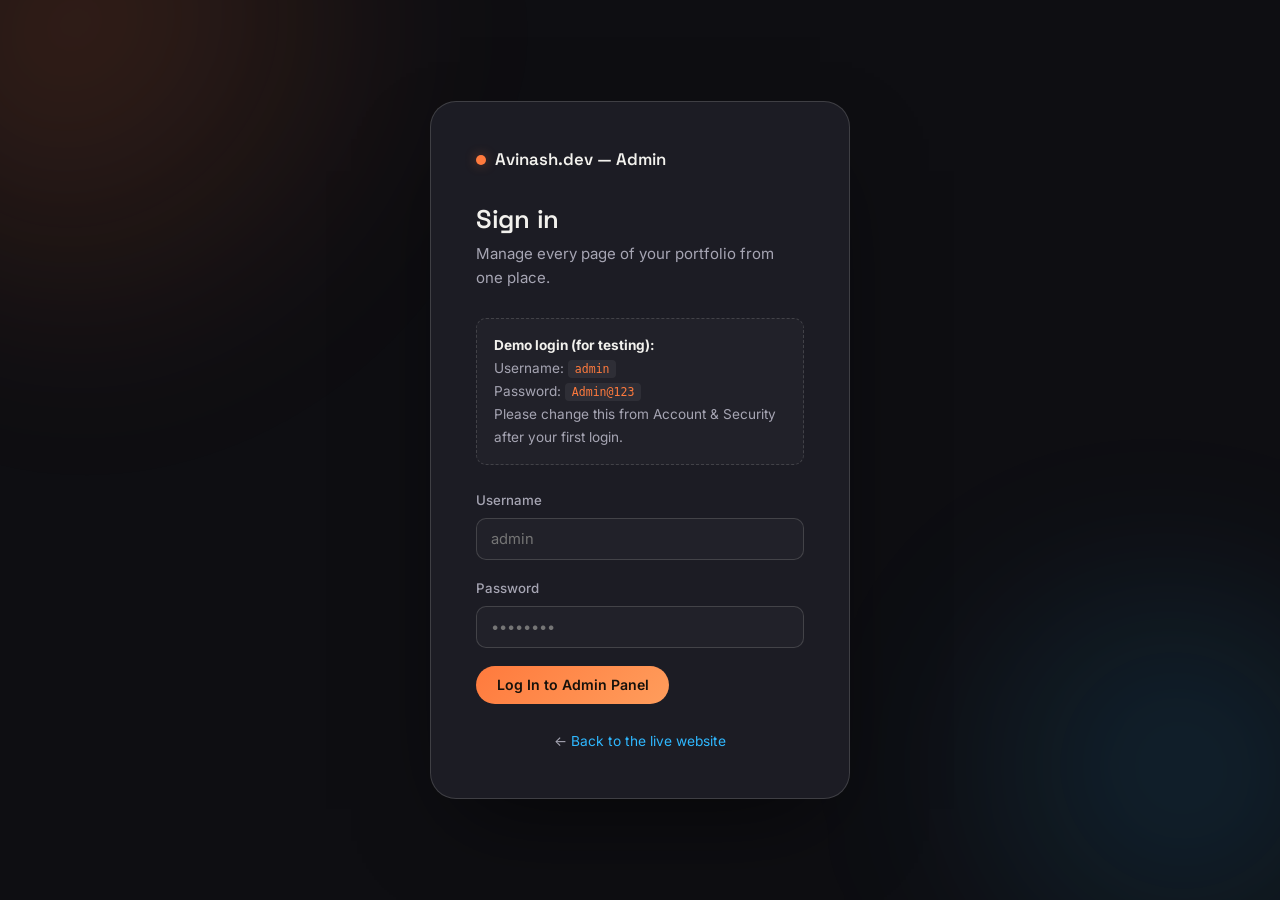
<file: admin/index.html>
<!DOCTYPE html>
<html lang="en">
<head>
<meta charset="UTF-8">
<meta name="viewport" content="width=device-width, initial-scale=1.0">
<title>Admin Login — Avinash Vishwakarma Portfolio</title>
<meta name="robots" content="noindex, nofollow">

<link rel="preconnect" href="https://fonts.googleapis.com">
<link rel="preconnect" href="https://fonts.gstatic.com" crossorigin>
<link href="https://fonts.googleapis.com/css2?family=Space+Grotesk:wght@500;600;700&family=Inter:wght@400;500;600&display=swap" rel="stylesheet">

<link rel="stylesheet" href="../assets/css/base.css">
<link rel="stylesheet" href="../assets/css/themes.css">
<link rel="stylesheet" href="css/admin.css">
</head>
<body class="admin-body">

<div class="ambient" aria-hidden="true">
  <div class="blob blob-1"></div>
  <div class="blob blob-2"></div>
</div>

<div class="login-screen">
  <div class="login-card">
    <div class="login-mark">
      <span class="badge-dot"></span>
      <span>Avinash.dev — Admin</span>
    </div>

    <h1>Sign in</h1>
    <p>Manage every page of your portfolio from one place.</p>

    <div class="login-demo-box">
      <strong>Demo login (for testing):</strong><br>
      Username: <code>admin</code><br>
      Password: <code>Admin@123</code><br>
      Please change this from Account &amp; Security after your first login.
    </div>

    <div class="login-error" id="login-error">Incorrect username or password. Please try again.</div>

    <form id="login-form">
      <div class="admin-field">
        <label for="login-username">Username</label>
        <input type="text" id="login-username" autocomplete="username" placeholder="admin">
      </div>
      <div class="admin-field">
        <label for="login-password">Password</label>
        <input type="password" id="login-password" autocomplete="current-password" placeholder="••••••••">
      </div>
      <button type="submit" class="btn-admin btn-admin-primary">Log In to Admin Panel</button>
    </form>

    <span class="login-back">&larr; <a href="../index.html">Back to the live website</a></span>
  </div>
</div>

<script src="../assets/js/site-data.js"></script>
<script src="auth.js"></script>
<script>
  document.documentElement.setAttribute('data-theme', getSiteData().theme || 'charcoal-orange');

  document.addEventListener('DOMContentLoaded', () => {
    if (isLoggedIn()) {
      window.location.href = 'dashboard.html';
      return;
    }

    const form = document.getElementById('login-form');
    const errorBox = document.getElementById('login-error');

    form.addEventListener('submit', (e) => {
      e.preventDefault();
      const username = document.getElementById('login-username').value.trim();
      const password = document.getElementById('login-password').value;

      if (attemptLogin(username, password)) {
        window.location.href = 'dashboard.html';
      } else {
        errorBox.classList.add('is-visible');
      }
    });
  });
</script>
</body>
</html>
</file>
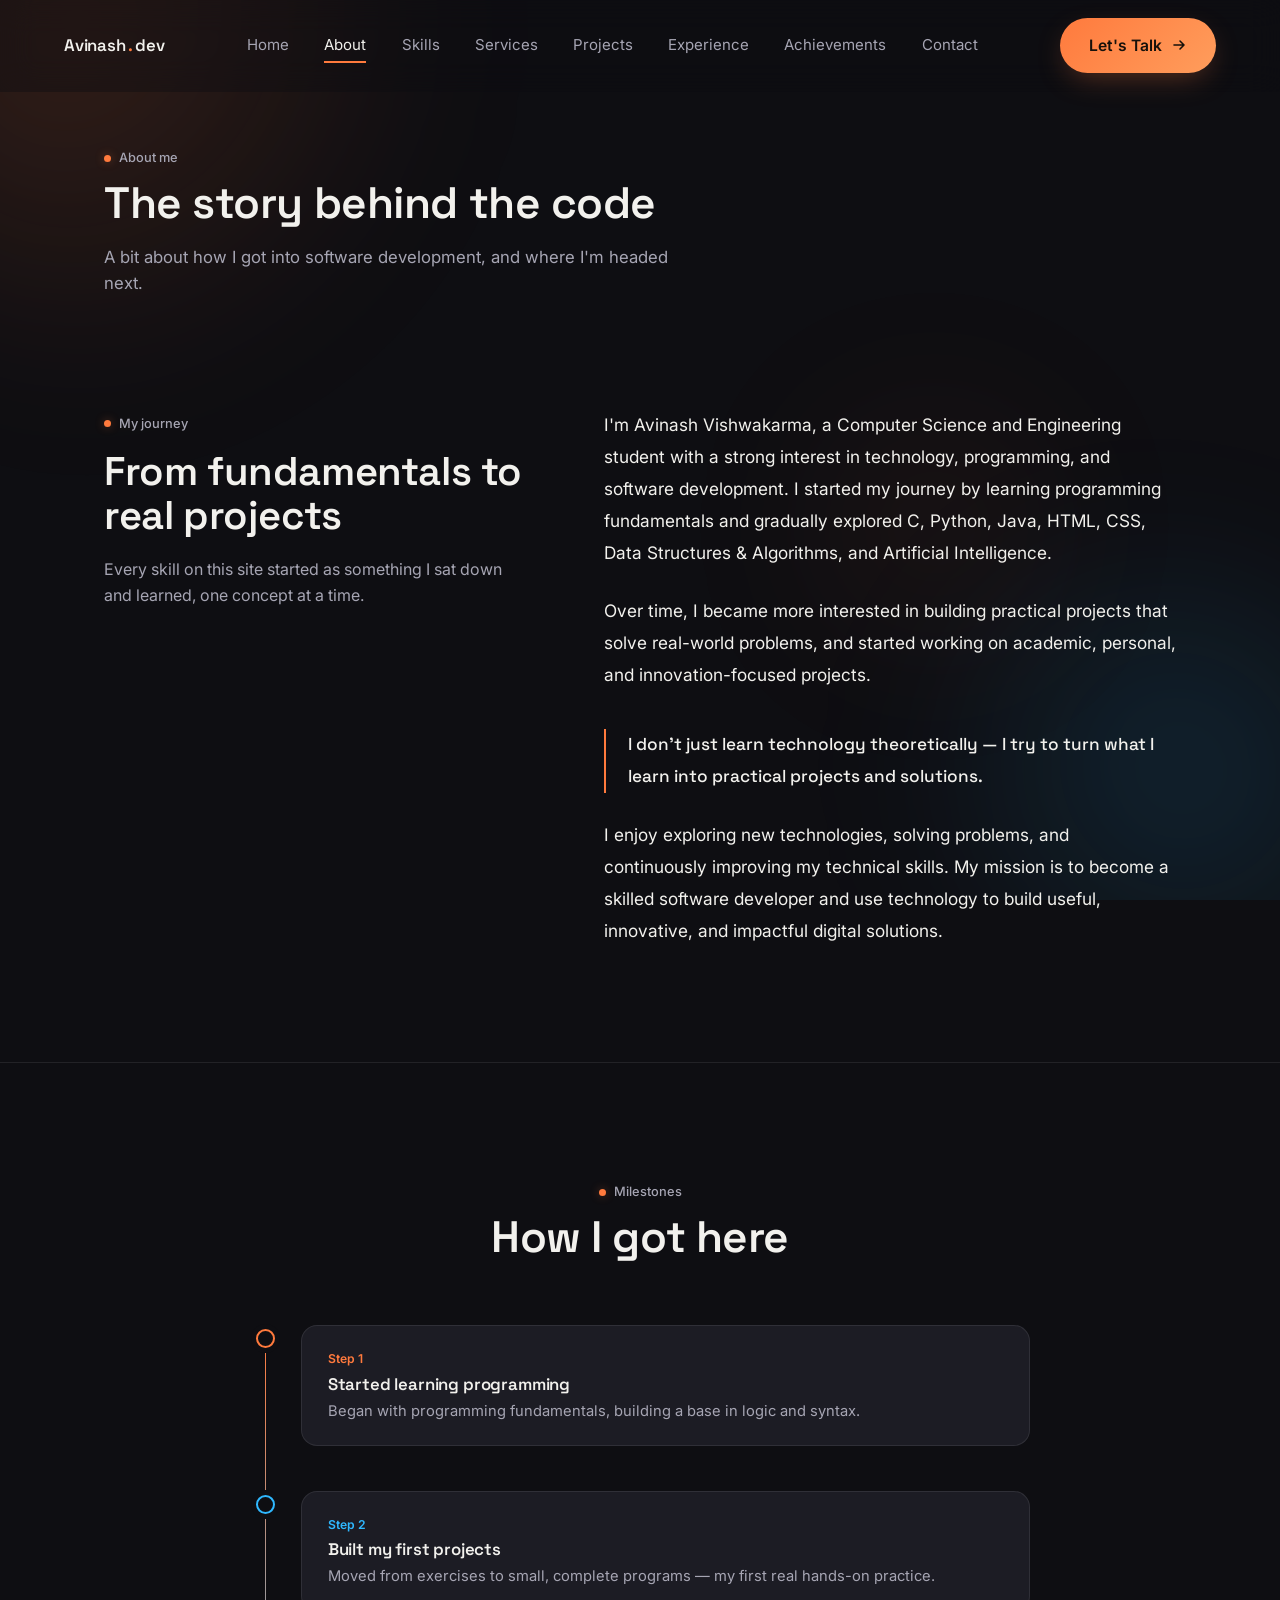
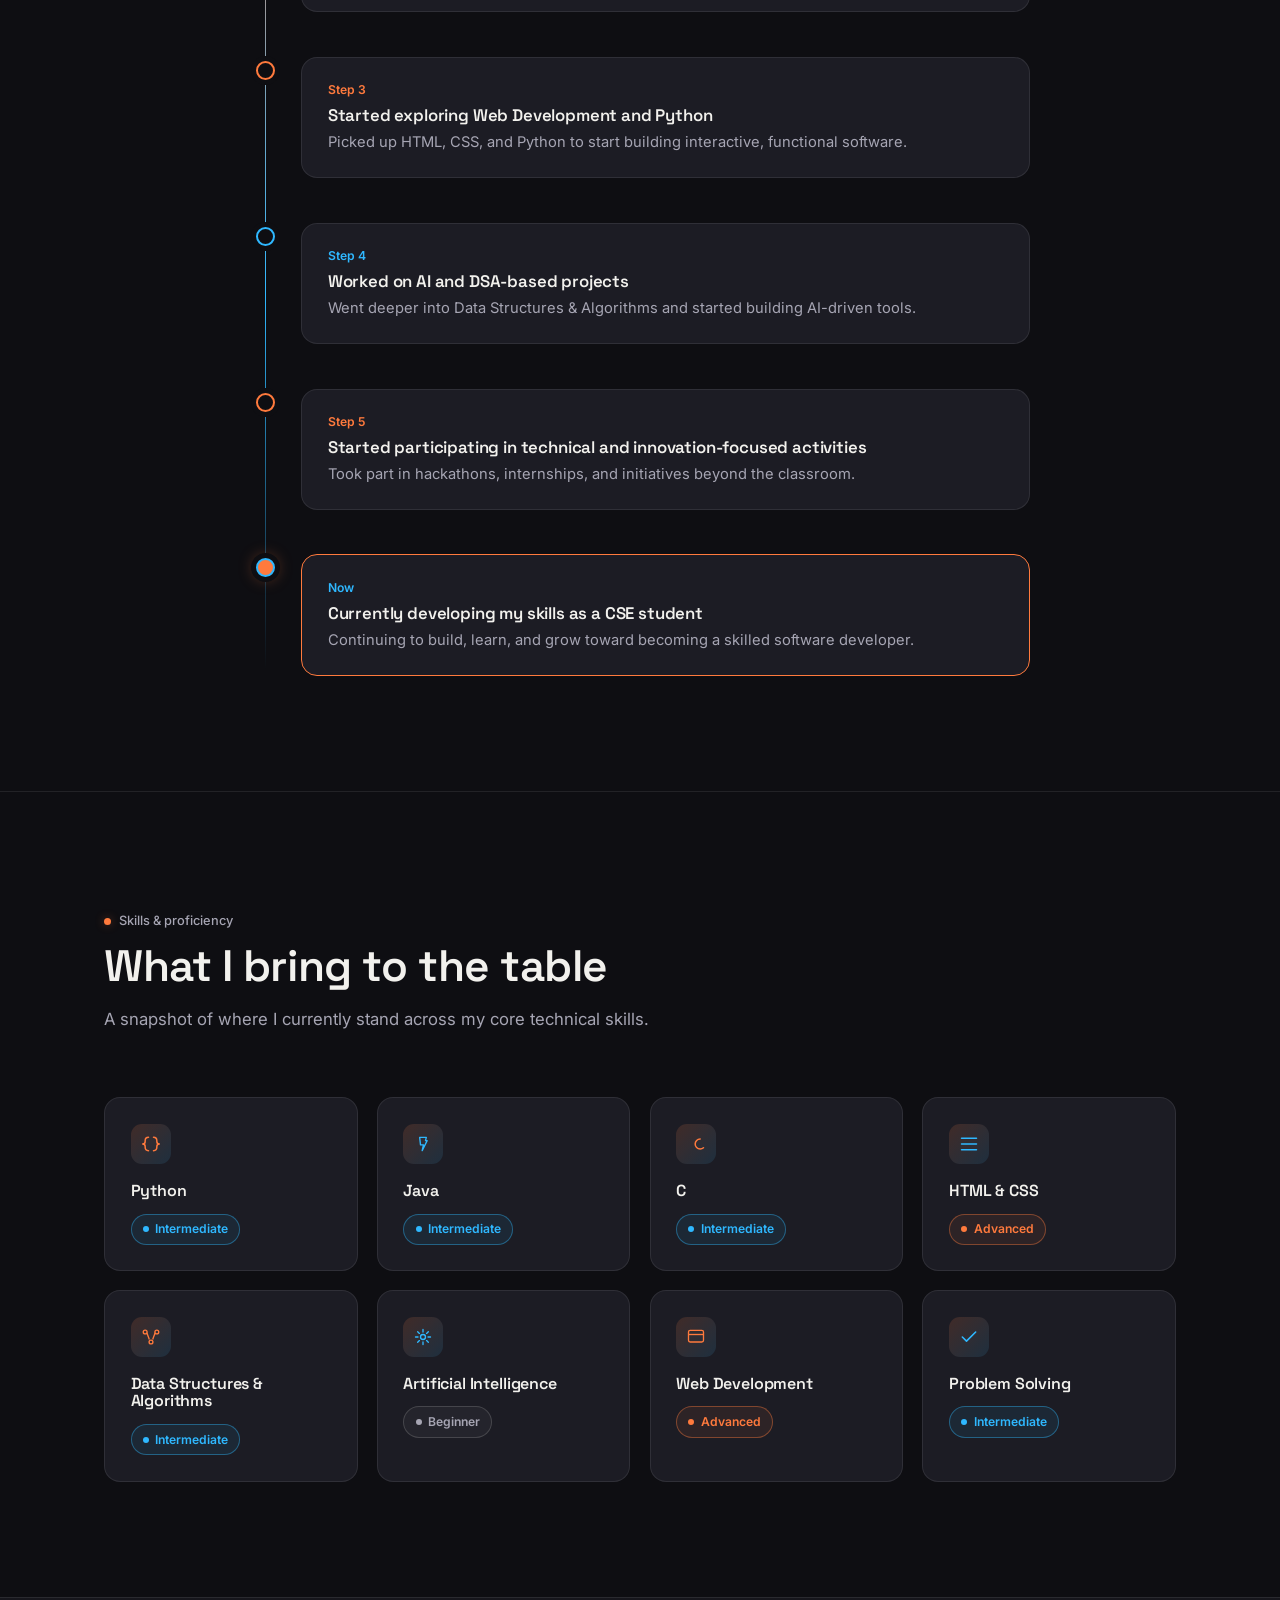
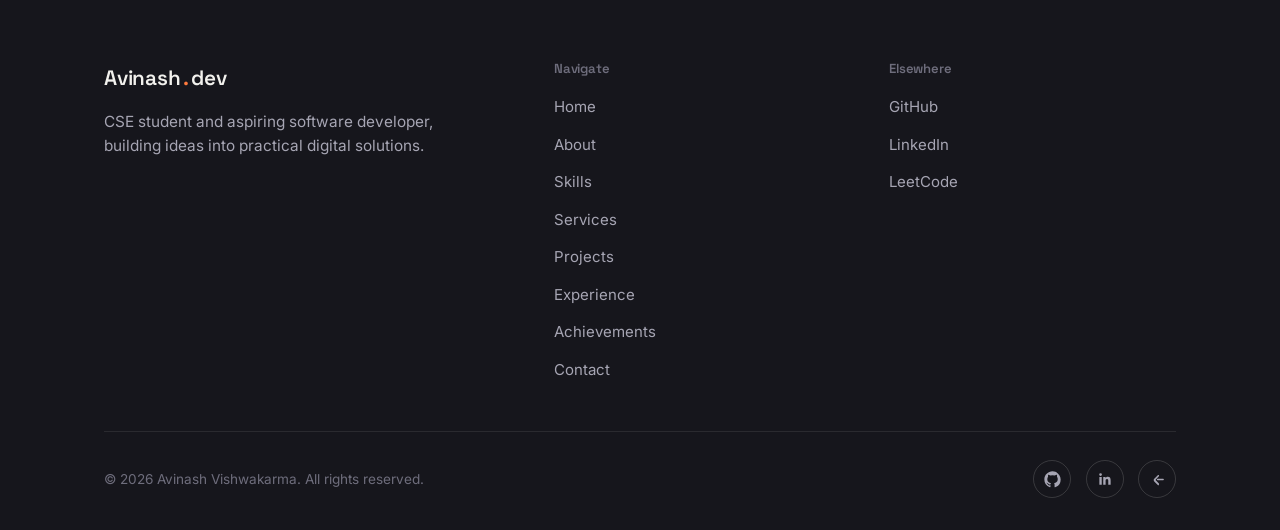
<file: about.html>
<!DOCTYPE html>
<html lang="en">
<head>
<meta charset="UTF-8">
<meta name="viewport" content="width=device-width, initial-scale=1.0">
<title>About — Avinash Vishwakarma</title>
<meta name="description" content="The story, journey, and skills of Avinash Vishwakarma — CSE student and aspiring software developer.">

<link rel="preconnect" href="https://fonts.googleapis.com">
<link rel="preconnect" href="https://fonts.gstatic.com" crossorigin>
<link href="https://fonts.googleapis.com/css2?family=Space+Grotesk:wght@500;600;700&family=Inter:wght@400;500;600&display=swap" rel="stylesheet">

<link rel="stylesheet" href="assets/css/base.css">
<link rel="stylesheet" href="assets/css/layout.css">
<link rel="stylesheet" href="assets/css/themes.css">
<link rel="stylesheet" href="assets/css/about.css">
</head>
<body class="page-about">

<div class="ambient" aria-hidden="true">
  <div class="blob blob-1"></div>
  <div class="blob blob-2"></div>
  <div class="blob blob-3"></div>
</div>

<!-- ============ NAV ============ -->
<header class="site-nav">
  <a href="index.html" class="nav-mark">Avinash<span class="dot">.</span>dev</a>
  <nav class="nav-links">
    <a href="index.html">Home</a>
    <a href="about.html" class="is-active">About</a>
    <a href="skills.html">Skills</a>
    <a href="services.html">Services</a>
    <a href="projects.html">Projects</a>
    <a href="experience.html">Experience</a>
    <a href="achievements.html">Achievements</a>
    <a href="contact.html">Contact</a>
  </nav>
  <div class="nav-cta">
    <a href="contact.html" class="btn btn-primary">
      Let's Talk
      <svg width="16" height="16" viewBox="0 0 16 16" fill="none"><path d="M3 8h10M9 4l4 4-4 4" stroke="currentColor" stroke-width="1.6" stroke-linecap="round" stroke-linejoin="round"/></svg>
    </a>
    <button class="nav-toggle" aria-label="Toggle menu">
      <span></span><span></span><span></span>
    </button>
  </div>
</header>

<main>

  <!-- ============ PAGE HEADER ============ -->
  <section class="about-hero">
    <div class="wrap">
      <div class="section-head reveal is-visible">
        <span class="eyebrow-tag" id="about-eyebrow">About me</span>
        <h2 id="about-heading">The story behind the code</h2>
        <p id="about-intro">A bit about how I got into software development, and where I'm headed next.</p>
      </div>
    </div>
  </section>

  <!-- ============ NARRATIVE ============ -->
  <section class="story">
    <div class="wrap story-grid">

      <div class="story-aside reveal">
        <span class="eyebrow-tag">My journey</span>
        <h2>From fundamentals to real projects</h2>
        <p>Every skill on this site started as something I sat down and learned, one concept at a time.</p>
      </div>

      <div class="story-body reveal" id="about-story-paragraphs">
        <p>I'm Avinash Vishwakarma, a Computer Science and Engineering student with a strong interest in technology, programming, and software development. I started my journey by learning programming fundamentals and gradually explored C, Python, Java, HTML, CSS, Data Structures &amp; Algorithms, and Artificial Intelligence.</p>

        <p>Over time, I became more interested in building practical projects that solve real-world problems, and started working on academic, personal, and innovation-focused projects.</p>

        <p class="story-highlight">I don't just learn technology theoretically — I try to turn what I learn into practical projects and solutions.</p>

        <p>I enjoy exploring new technologies, solving problems, and continuously improving my technical skills. My mission is to become a skilled software developer and use technology to build useful, innovative, and impactful digital solutions.</p>
      </div>

    </div>
  </section>

  <!-- ============ TIMELINE ============ -->
  <section class="timeline-section">
    <div class="wrap">
      <div class="section-head reveal" style="margin-left:auto;margin-right:auto;text-align:center;">
        <span class="eyebrow-tag" style="justify-content:center;">Milestones</span>
        <h2>How I got here</h2>
      </div>

      <div class="timeline">

        <div class="timeline-item reveal">
          <span class="timeline-dot"></span>
          <div class="timeline-content">
            <span class="timeline-step">Step 1</span>
            <h3>Started learning programming</h3>
            <p>Began with programming fundamentals, building a base in logic and syntax.</p>
          </div>
        </div>

        <div class="timeline-item reveal">
          <span class="timeline-dot"></span>
          <div class="timeline-content">
            <span class="timeline-step">Step 2</span>
            <h3>Built my first projects</h3>
            <p>Moved from exercises to small, complete programs — my first real hands-on practice.</p>
          </div>
        </div>

        <div class="timeline-item reveal">
          <span class="timeline-dot"></span>
          <div class="timeline-content">
            <span class="timeline-step">Step 3</span>
            <h3>Started exploring Web Development and Python</h3>
            <p>Picked up HTML, CSS, and Python to start building interactive, functional software.</p>
          </div>
        </div>

        <div class="timeline-item reveal">
          <span class="timeline-dot"></span>
          <div class="timeline-content">
            <span class="timeline-step">Step 4</span>
            <h3>Worked on AI and DSA-based projects</h3>
            <p>Went deeper into Data Structures &amp; Algorithms and started building AI-driven tools.</p>
          </div>
        </div>

        <div class="timeline-item reveal">
          <span class="timeline-dot"></span>
          <div class="timeline-content">
            <span class="timeline-step">Step 5</span>
            <h3>Started participating in technical and innovation-focused activities</h3>
            <p>Took part in hackathons, internships, and initiatives beyond the classroom.</p>
          </div>
        </div>

        <div class="timeline-item is-current reveal">
          <span class="timeline-dot"></span>
          <div class="timeline-content">
            <span class="timeline-step">Now</span>
            <h3>Currently developing my skills as a CSE student</h3>
            <p>Continuing to build, learn, and grow toward becoming a skilled software developer.</p>
          </div>
        </div>

      </div>
    </div>
  </section>

  <!-- ============ SKILLS & PROFICIENCY ============ -->
  <section class="skills-proficiency">
    <div class="wrap">
      <div class="section-head reveal">
        <span class="eyebrow-tag">Skills &amp; proficiency</span>
        <h2>What I bring to the table</h2>
        <p>A snapshot of where I currently stand across my core technical skills.</p>
      </div>

      <div class="proficiency-grid">

        <div class="proficiency-card reveal">
          <div class="proficiency-top">
            <div class="proficiency-icon">
              <svg width="20" height="20" viewBox="0 0 24 24" fill="none"><path d="M9 4a4 4 0 0 0-4 4v1a3 3 0 0 1-3 3 3 3 0 0 1 3 3v1a4 4 0 0 0 4 4M15 4a4 4 0 0 1 4 4v1a3 3 0 0 0 3 3 3 3 0 0 0-3 3v1a4 4 0 0 1-4 4" stroke="currentColor" stroke-width="1.8" stroke-linecap="round" stroke-linejoin="round"/></svg>
            </div>
          </div>
          <h3>Python</h3>
          <span class="badge badge-intermediate">Intermediate</span>
        </div>

        <div class="proficiency-card reveal">
          <div class="proficiency-top">
            <div class="proficiency-icon">
              <svg width="20" height="20" viewBox="0 0 24 24" fill="none"><path d="M8 4h8l-1 4h2l-6 12 1.5-7H9L8 4z" stroke="currentColor" stroke-width="1.6" stroke-linejoin="round"/></svg>
            </div>
          </div>
          <h3>Java</h3>
          <span class="badge badge-intermediate">Intermediate</span>
        </div>

        <div class="proficiency-card reveal">
          <div class="proficiency-top">
            <div class="proficiency-icon">
              <svg width="20" height="20" viewBox="0 0 24 24" fill="none"><path d="M17 6a6 6 0 1 0 0 12 6.2 6.2 0 0 0 4-1.5" stroke="currentColor" stroke-width="1.8" stroke-linecap="round"/></svg>
            </div>
          </div>
          <h3>C</h3>
          <span class="badge badge-intermediate">Intermediate</span>
        </div>

        <div class="proficiency-card reveal">
          <div class="proficiency-top">
            <div class="proficiency-icon">
              <svg width="20" height="20" viewBox="0 0 24 24" fill="none"><path d="M3 5h18M3 12h18M3 19h18" stroke="currentColor" stroke-width="1.8" stroke-linecap="round"/></svg>
            </div>
          </div>
          <h3>HTML &amp; CSS</h3>
          <span class="badge badge-advanced">Advanced</span>
        </div>

        <div class="proficiency-card reveal">
          <div class="proficiency-top">
            <div class="proficiency-icon">
              <svg width="20" height="20" viewBox="0 0 24 24" fill="none"><circle cx="5" cy="6" r="2.3" stroke="currentColor" stroke-width="1.6"/><circle cx="19" cy="6" r="2.3" stroke="currentColor" stroke-width="1.6"/><circle cx="12" cy="18" r="2.3" stroke="currentColor" stroke-width="1.6"/><path d="M7 7l3 8M17 7l-3 8" stroke="currentColor" stroke-width="1.6"/></svg>
            </div>
          </div>
          <h3>Data Structures &amp; Algorithms</h3>
          <span class="badge badge-intermediate">Intermediate</span>
        </div>

        <div class="proficiency-card reveal">
          <div class="proficiency-top">
            <div class="proficiency-icon">
              <svg width="20" height="20" viewBox="0 0 24 24" fill="none"><circle cx="12" cy="12" r="3" stroke="currentColor" stroke-width="1.6"/><path d="M12 3v3M12 18v3M3 12h3M18 12h3M5.6 5.6l2.1 2.1M16.3 16.3l2.1 2.1M5.6 18.4l2.1-2.1M16.3 7.7l2.1-2.1" stroke="currentColor" stroke-width="1.6" stroke-linecap="round"/></svg>
            </div>
          </div>
          <h3>Artificial Intelligence</h3>
          <span class="badge badge-beginner">Beginner</span>
        </div>

        <div class="proficiency-card reveal">
          <div class="proficiency-top">
            <div class="proficiency-icon">
              <svg width="20" height="20" viewBox="0 0 24 24" fill="none"><rect x="3" y="4" width="18" height="14" rx="2" stroke="currentColor" stroke-width="1.6"/><path d="M3 9h18" stroke="currentColor" stroke-width="1.6"/></svg>
            </div>
          </div>
          <h3>Web Development</h3>
          <span class="badge badge-advanced">Advanced</span>
        </div>

        <div class="proficiency-card reveal">
          <div class="proficiency-top">
            <div class="proficiency-icon">
              <svg width="20" height="20" viewBox="0 0 24 24" fill="none"><path d="M4 12l5 5L20 6" stroke="currentColor" stroke-width="1.9" stroke-linecap="round" stroke-linejoin="round"/></svg>
            </div>
          </div>
          <h3>Problem Solving</h3>
          <span class="badge badge-intermediate">Intermediate</span>
        </div>

      </div>
    </div>
  </section>

</main>

<!-- ============ FOOTER ============ -->
<footer class="site-footer">
  <div class="wrap">
    <div class="footer-top">
      <div class="footer-brand">
        <div class="nav-mark">Avinash<span class="dot">.</span>dev</div>
        <p>CSE student and aspiring software developer, building ideas into practical digital solutions.</p>
      </div>
      <div class="footer-col">
        <h4>Navigate</h4>
        <ul>
          <li><a href="index.html">Home</a></li>
          <li><a href="about.html">About</a></li>
          <li><a href="skills.html">Skills</a></li>
          <li><a href="services.html">Services</a></li>
          <li><a href="projects.html">Projects</a></li>
          <li><a href="experience.html">Experience</a></li>
          <li><a href="achievements.html">Achievements</a></li>
          <li><a href="contact.html">Contact</a></li>
        </ul>
      </div>
      <div class="footer-col">
        <h4>Elsewhere</h4>
        <ul>
          <li><a href="https://github.com/" target="_blank" rel="noopener">GitHub</a></li>
          <li><a href="https://linkedin.com/" target="_blank" rel="noopener">LinkedIn</a></li>
          <li><a href="https://leetcode.com/" target="_blank" rel="noopener">LeetCode</a></li>
        </ul>
      </div>
    </div>
    <div class="footer-bottom">
      <p>&copy; <span id="year"></span> Avinash Vishwakarma. All rights reserved.</p>
      <div class="social-row">
        <a href="https://github.com/" target="_blank" rel="noopener" aria-label="GitHub">
          <svg width="17" height="17" viewBox="0 0 24 24" fill="currentColor"><path d="M12 .5C5.73.5.5 5.73.5 12a11.5 11.5 0 0 0 7.86 10.93c.57.1.78-.25.78-.55v-2.15c-3.2.7-3.87-1.4-3.87-1.4-.53-1.33-1.28-1.69-1.28-1.69-1.05-.72.08-.7.08-.7 1.16.08 1.77 1.19 1.77 1.19 1.03 1.76 2.7 1.25 3.36.96.1-.75.4-1.25.73-1.54-2.56-.29-5.26-1.28-5.26-5.7 0-1.26.45-2.29 1.19-3.1-.12-.29-.52-1.46.11-3.05 0 0 .97-.31 3.18 1.18a11 11 0 0 1 5.8 0c2.2-1.49 3.17-1.18 3.17-1.18.64 1.59.24 2.76.12 3.05.74.81 1.18 1.84 1.18 3.1 0 4.43-2.7 5.4-5.28 5.69.42.36.78 1.08.78 2.18v3.24c0 .3.2.66.79.55A11.5 11.5 0 0 0 23.5 12C23.5 5.73 18.27.5 12 .5z"/></svg>
        </a>
        <a href="https://linkedin.com/" target="_blank" rel="noopener" aria-label="LinkedIn">
          <svg width="16" height="16" viewBox="0 0 24 24" fill="currentColor"><path d="M20.45 20.45h-3.55v-5.57c0-1.33-.02-3.03-1.85-3.03-1.86 0-2.14 1.45-2.14 2.94v5.66H9.36V9h3.41v1.56h.05c.47-.9 1.63-1.85 3.36-1.85 3.6 0 4.27 2.37 4.27 5.45v6.29zM5.34 7.43a2.06 2.06 0 1 1 0-4.12 2.06 2.06 0 0 1 0 4.12zM7.12 20.45H3.56V9h3.56v11.45z"/></svg>
        </a>
        <a href="https://leetcode.com/" target="_blank" rel="noopener" aria-label="LeetCode">
          <svg width="17" height="17" viewBox="0 0 24 24" fill="currentColor"><path d="M13.98 19.86c-.42.43-1.12.43-1.55 0l-5.02-5.02a2.7 2.7 0 0 1 0-3.83l5.02-5.02c.43-.43 1.13-.43 1.55 0 .43.42.43 1.12 0 1.55L9.64 12.1a.8.8 0 0 0 0 1.13l4.34 4.34c.43.43.43 1.13 0 1.55zM21 12a1.1 1.1 0 0 1-1.1 1.1h-7.6a1.1 1.1 0 0 1 0-2.2h7.6c.6 0 1.1.5 1.1 1.1z"/></svg>
        </a>
        <a href="#" target="_blank" rel="noopener" aria-label="WhatsApp" style="display:none;">
          <svg width="17" height="17" viewBox="0 0 24 24" fill="currentColor"><path d="M17.5 14.4c-.3-.1-1.7-.9-2-1-.3-.1-.5-.1-.7.1-.2.3-.8 1-.9 1.2-.2.2-.3.2-.6.1-.3-.1-1.2-.5-2.3-1.5-.9-.8-1.4-1.7-1.6-2-.2-.3 0-.5.1-.6.1-.1.3-.3.4-.5.1-.1.2-.3.3-.4.1-.2 0-.4 0-.5C10.1 9 9.6 7.8 9.4 7.3c-.2-.5-.4-.4-.6-.4h-.5c-.2 0-.5.1-.7.3-.3.3-1 1-1 2.4s1 2.8 1.2 3c.1.2 2.1 3.2 5 4.5.7.3 1.3.5 1.7.6.7.2 1.4.2 1.9.1.6-.1 1.7-.7 2-1.4.2-.6.2-1.2.2-1.3-.1-.1-.3-.2-.6-.3z"/><path d="M12 2a10 10 0 0 0-8.6 15L2 22l5.2-1.4A10 10 0 1 0 12 2zm0 18.2c-1.6 0-3.2-.4-4.5-1.2l-.3-.2-3.1.8.8-3-.2-.3A8.2 8.2 0 1 1 12 20.2z"/></svg>
        </a>
      </div>
    </div>
  </div>
</footer>

<script src="assets/js/site-data.js"></script>
<script src="assets/js/content-loader.js"></script>
<script src="assets/js/main.js"></script>
</body>
</html>
</file>
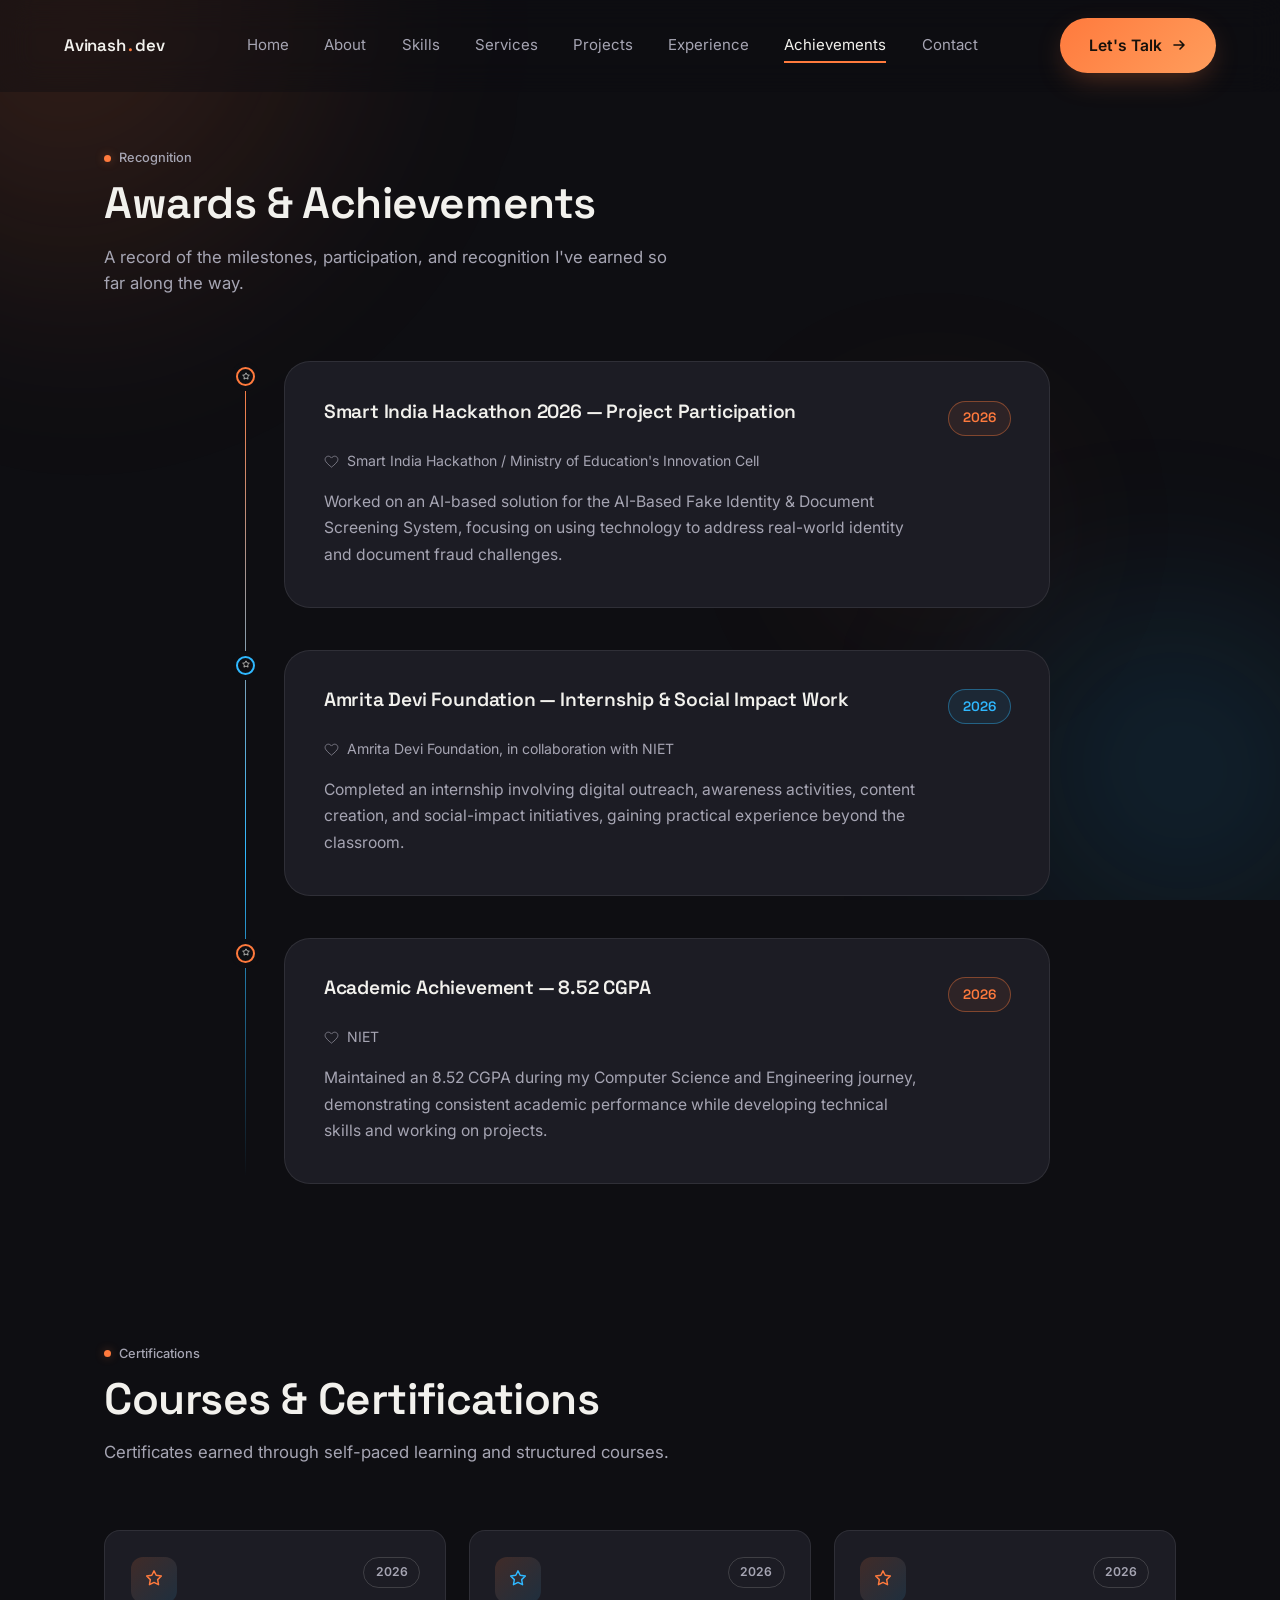
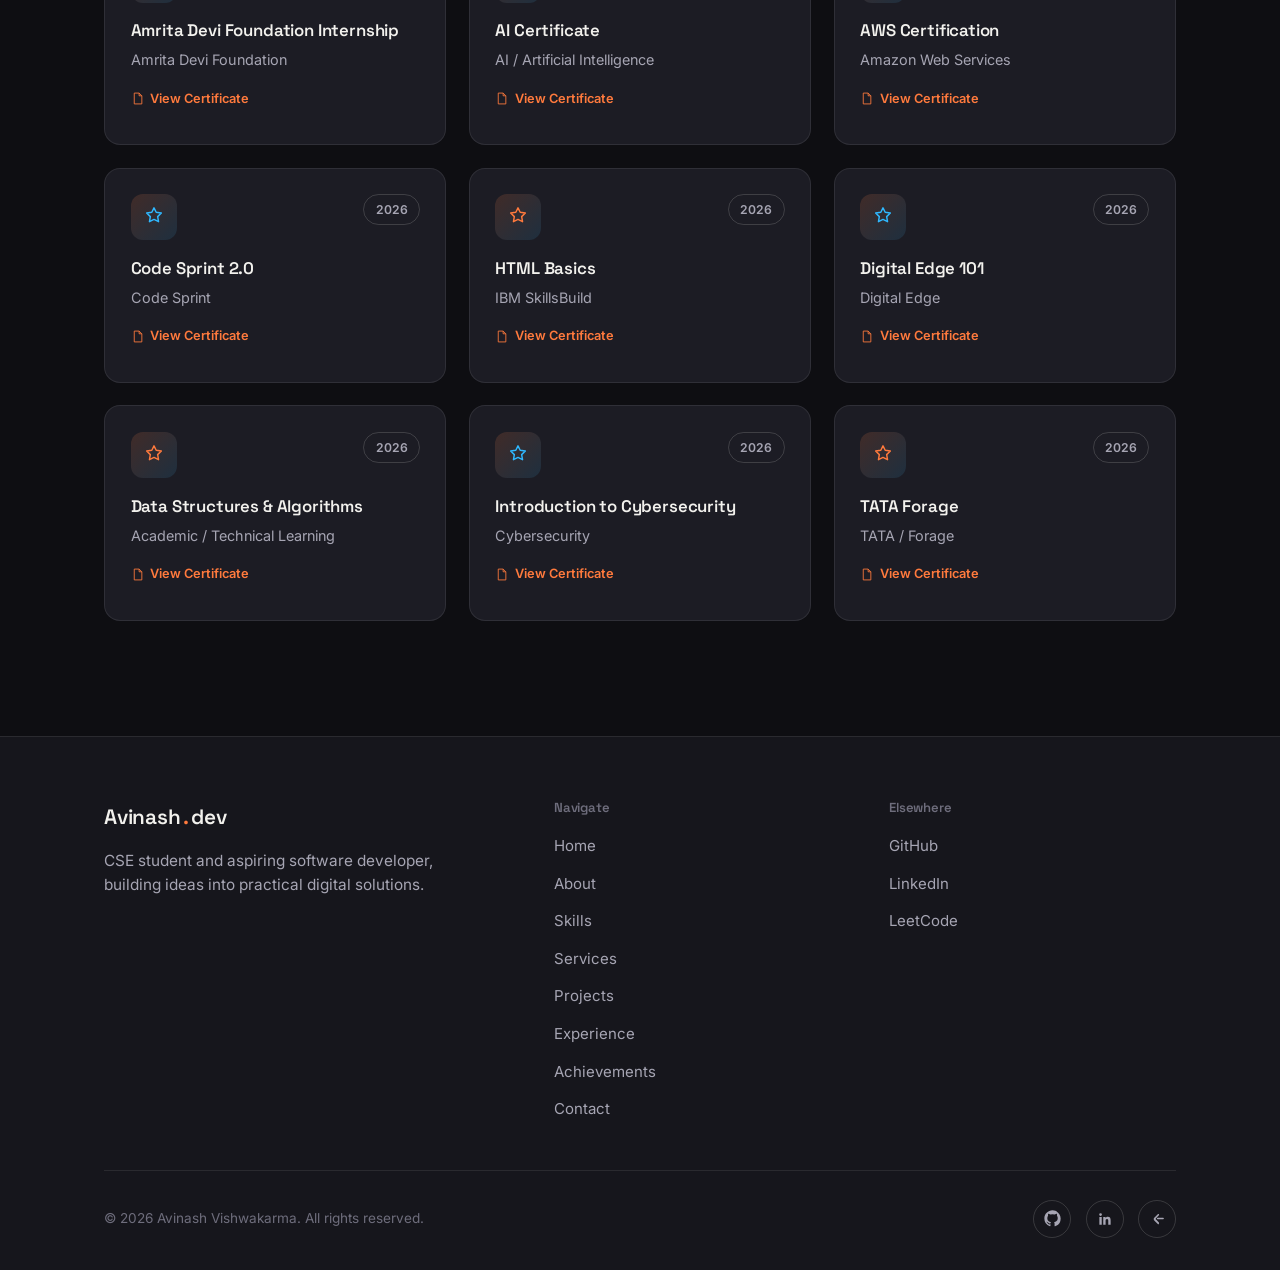
<file: achievements.html>
<!DOCTYPE html>
<html lang="en">
<head>
<meta charset="UTF-8">
<meta name="viewport" content="width=device-width, initial-scale=1.0">
<title>Awards & Achievements — Avinash Vishwakarma</title>
<meta name="description" content="Awards, recognitions, and achievements of Avinash Vishwakarma — CSE student and aspiring software developer.">

<link rel="preconnect" href="https://fonts.googleapis.com">
<link rel="preconnect" href="https://fonts.gstatic.com" crossorigin>
<link href="https://fonts.googleapis.com/css2?family=Space+Grotesk:wght@500;600;700&family=Inter:wght@400;500;600&display=swap" rel="stylesheet">

<link rel="stylesheet" href="assets/css/base.css">
<link rel="stylesheet" href="assets/css/layout.css">
<link rel="stylesheet" href="assets/css/certifications.css">
<link rel="stylesheet" href="assets/css/achievements.css">
</head>
<body class="page-achievements">

<div class="ambient" aria-hidden="true">
  <div class="blob blob-1"></div>
  <div class="blob blob-2"></div>
  <div class="blob blob-3"></div>
</div>

<!-- ============ NAV ============ -->
<header class="site-nav">
  <a href="index.html" class="nav-mark">Avinash<span class="dot">.</span>dev</a>
  <nav class="nav-links">
    <a href="index.html">Home</a>
    <a href="about.html">About</a>
    <a href="skills.html">Skills</a>
    <a href="services.html">Services</a>
    <a href="projects.html">Projects</a>
    <a href="experience.html">Experience</a>
    <a href="achievements.html" class="is-active">Achievements</a>
    <a href="contact.html">Contact</a>
  </nav>
  <div class="nav-cta">
    <a href="contact.html" class="btn btn-primary">
      Let's Talk
      <svg width="16" height="16" viewBox="0 0 16 16" fill="none"><path d="M3 8h10M9 4l4 4-4 4" stroke="currentColor" stroke-width="1.6" stroke-linecap="round" stroke-linejoin="round"/></svg>
    </a>
    <button class="nav-toggle" aria-label="Toggle menu">
      <span></span><span></span><span></span>
    </button>
  </div>
</header>

<main>

  <!-- ============ PAGE HEADER ============ -->
  <section class="achievements-hero">
    <div class="wrap">
      <div class="section-head reveal is-visible">
        <span class="eyebrow-tag" id="achievements-eyebrow">Recognition</span>
        <h2 id="achievements-heading">Awards &amp; Achievements</h2>
        <p id="achievements-intro">A record of the milestones, participation, and recognition I've earned so far along the way.</p>
      </div>

      <div class="achievements-list" id="achievements-list">

        <div class="achievement-item reveal">
          <span class="achievement-dot">
            <svg viewBox="0 0 24 24" fill="none"><path d="M12 2l2.4 4.86L20 7.7l-4 3.9.95 5.5L12 14.6l-4.95 2.5L8 11.6l-4-3.9 5.6-.84L12 2z" stroke="currentColor" stroke-width="1.6" stroke-linejoin="round"/></svg>
          </span>
          <div class="achievement-card">
            <div class="achievement-top">
              <h3>Smart India Hackathon 2026 — Project Participation</h3>
              <span class="achievement-year">2026</span>
            </div>
            <div class="achievement-meta">
              <svg width="15" height="15" viewBox="0 0 24 24" fill="none"><path d="M12 21s-7-5.2-9.5-9.5C.5 7.5 3 3.5 7 3.5c2 0 3.6 1.1 5 3 1.4-1.9 3-3 5-3 4 0 6.5 4 4.5 8-2.5 4.3-9.5 9.5-9.5 9.5z" stroke="currentColor" stroke-width="1.5"/></svg>
              Smart India Hackathon / Ministry of Education's Innovation Cell
            </div>
            <p class="achievement-why">Worked on an AI-based solution for the AI-Based Fake Identity &amp; Document Screening System, focusing on using technology to address real-world identity and document fraud challenges.</p>
          </div>
        </div>

        <div class="achievement-item reveal">
          <span class="achievement-dot">
            <svg viewBox="0 0 24 24" fill="none"><path d="M12 2l2.4 4.86L20 7.7l-4 3.9.95 5.5L12 14.6l-4.95 2.5L8 11.6l-4-3.9 5.6-.84L12 2z" stroke="currentColor" stroke-width="1.6" stroke-linejoin="round"/></svg>
          </span>
          <div class="achievement-card">
            <div class="achievement-top">
              <h3>Amrita Devi Foundation — Internship &amp; Social Impact Work</h3>
              <span class="achievement-year">2026</span>
            </div>
            <div class="achievement-meta">
              <svg width="15" height="15" viewBox="0 0 24 24" fill="none"><path d="M12 21s-7-5.2-9.5-9.5C.5 7.5 3 3.5 7 3.5c2 0 3.6 1.1 5 3 1.4-1.9 3-3 5-3 4 0 6.5 4 4.5 8-2.5 4.3-9.5 9.5-9.5 9.5z" stroke="currentColor" stroke-width="1.5"/></svg>
              Amrita Devi Foundation, in collaboration with NIET
            </div>
            <p class="achievement-why">Completed an internship involving digital outreach, awareness activities, content creation, and social-impact initiatives, gaining practical experience beyond the classroom.</p>
          </div>
        </div>

        <div class="achievement-item reveal">
          <span class="achievement-dot">
            <svg viewBox="0 0 24 24" fill="none"><path d="M12 2l2.4 4.86L20 7.7l-4 3.9.95 5.5L12 14.6l-4.95 2.5L8 11.6l-4-3.9 5.6-.84L12 2z" stroke="currentColor" stroke-width="1.6" stroke-linejoin="round"/></svg>
          </span>
          <div class="achievement-card">
            <div class="achievement-top">
              <h3>Academic Achievement — 8.52 CGPA</h3>
              <span class="achievement-year">2026</span>
            </div>
            <div class="achievement-meta">
              <svg width="15" height="15" viewBox="0 0 24 24" fill="none"><path d="M12 21s-7-5.2-9.5-9.5C.5 7.5 3 3.5 7 3.5c2 0 3.6 1.1 5 3 1.4-1.9 3-3 5-3 4 0 6.5 4 4.5 8-2.5 4.3-9.5 9.5-9.5 9.5z" stroke="currentColor" stroke-width="1.5"/></svg>
              NIET
            </div>
            <p class="achievement-why">Maintained an 8.52 CGPA during my Computer Science and Engineering journey, demonstrating consistent academic performance while developing technical skills and working on projects.</p>
          </div>
        </div>

      </div>
    </div>
  </section>
<!-- ============================================================
     CERTIFICATIONS SECTION
     Drop this <section> into any page's <main>, wherever you
     want it to appear (e.g. on achievements.html below the
     timeline, or on its own new page).

     Before use:
     1. Link the stylesheet in that page's <head>, after base.css
        and layout.css:
          <link rel="stylesheet" href="assets/css/certifications.css">
     2. Copy certifications.css into your assets/css/ folder.
     3. This section uses the same .reveal scroll-in-view class
        your main.js already handles — no extra JS needed.
     4. Duplicate a .certification-card block for each real
        certificate, and edit the title / issuer / date / link.
        If you go past 6 cards, add matching
        :nth-child(7), :nth-child(8)... delay rules at the
        bottom of certifications.css so the stagger keeps working.
     ============================================================ -->

<section class="certifications-section" id="certifications">
  <div class="wrap">

    <div class="section-head reveal">
      <span class="eyebrow-tag" id="certifications-eyebrow">Certifications</span>
      <h2 id="certifications-heading">Courses &amp; Certifications</h2>
      <p id="certifications-intro">Certificates earned through self-paced learning and structured courses.</p>
    </div>

    <div class="certifications-grid" id="certifications-grid">

      <!-- Fallback cards — overwritten by content-loader.js from Site Data.
           Edit real certificates from the Admin Panel > Certifications. -->
      <div class="certification-card reveal">
        <div class="certification-top">
          <div class="certification-icon">
            <svg width="22" height="22" viewBox="0 0 24 24" fill="none"><path d="M12 2l2.4 4.86L20 7.7l-4 3.9.95 5.5L12 14.6l-4.95 2.5L8 11.6l-4-3.9 5.6-.84L12 2z" stroke="currentColor" stroke-width="1.6" stroke-linejoin="round"/></svg>
          </div>
          <span class="certification-date">2026</span>
        </div>
        <h3>Certificate Title</h3>
        <p class="certification-issuer">Issued by Organization Name</p>
        <a class="certification-link" href="#" target="_blank" rel="noopener">
          View Credential
          <svg width="14" height="14" viewBox="0 0 16 16" fill="none"><path d="M3 8h10M9 4l4 4-4 4" stroke="currentColor" stroke-width="1.6" stroke-linecap="round" stroke-linejoin="round"/></svg>
        </a>
      </div>

    </div>
  </div>
</section>

</main>

<!-- ============ CERTIFICATION DETAIL MODAL ============ -->
<div class="cert-modal" aria-hidden="true">
  <div class="cert-modal-panel" role="dialog" aria-modal="true" aria-label="Certificate details">
    <button class="cert-modal-close" aria-label="Close certificate details">
      <svg width="16" height="16" viewBox="0 0 18 18" fill="none"><path d="M4 4l10 10M14 4L4 14" stroke="currentColor" stroke-width="1.8" stroke-linecap="round"/></svg>
    </button>
    <span class="cert-modal-date"></span>
    <h3 class="cert-modal-title"></h3>
    <p class="cert-modal-issuer"></p>
    <p class="cert-modal-desc"></p>
    <a class="cert-modal-link" href="#" target="_blank" rel="noopener">
      View Credential
      <svg width="14" height="14" viewBox="0 0 16 16" fill="none"><path d="M3 8h10M9 4l4 4-4 4" stroke="currentColor" stroke-width="1.6" stroke-linecap="round" stroke-linejoin="round"/></svg>
    </a>
    <div class="cert-modal-pdf">
      <iframe title="Certificate PDF" src=""></iframe>
      <a class="cert-modal-pdf-open" href="#" target="_blank" rel="noopener">
        Open PDF in new tab
      </a>
    </div>
  </div>
</div>

<!-- ============ FOOTER ============ -->
<footer class="site-footer">
  <div class="wrap">
    <div class="footer-top">
      <div class="footer-brand">
        <div class="nav-mark">Avinash<span class="dot">.</span>dev</div>
        <p>CSE student and aspiring software developer, building ideas into practical digital solutions.</p>
      </div>
      <div class="footer-col">
        <h4>Navigate</h4>
        <ul>
          <li><a href="index.html">Home</a></li>
          <li><a href="about.html">About</a></li>
          <li><a href="skills.html">Skills</a></li>
          <li><a href="services.html">Services</a></li>
          <li><a href="projects.html">Projects</a></li>
          <li><a href="experience.html">Experience</a></li>
          <li><a href="achievements.html">Achievements</a></li>
          <li><a href="contact.html">Contact</a></li>
        </ul>
      </div>
      <div class="footer-col">
        <h4>Elsewhere</h4>
        <ul>
          <li><a href="https://github.com/" target="_blank" rel="noopener">GitHub</a></li>
          <li><a href="https://linkedin.com/" target="_blank" rel="noopener">LinkedIn</a></li>
          <li><a href="https://leetcode.com/" target="_blank" rel="noopener">LeetCode</a></li>
        </ul>
      </div>
    </div>
    <div class="footer-bottom">
      <p>&copy; <span id="year"></span> Avinash Vishwakarma. All rights reserved.</p>
      <div class="social-row">
        <a href="https://github.com/" target="_blank" rel="noopener" aria-label="GitHub">
          <svg width="17" height="17" viewBox="0 0 24 24" fill="currentColor"><path d="M12 .5C5.73.5.5 5.73.5 12a11.5 11.5 0 0 0 7.86 10.93c.57.1.78-.25.78-.55v-2.15c-3.2.7-3.87-1.4-3.87-1.4-.53-1.33-1.28-1.69-1.28-1.69-1.05-.72.08-.7.08-.7 1.16.08 1.77 1.19 1.77 1.19 1.03 1.76 2.7 1.25 3.36.96.1-.75.4-1.25.73-1.54-2.56-.29-5.26-1.28-5.26-5.7 0-1.26.45-2.29 1.19-3.1-.12-.29-.52-1.46.11-3.05 0 0 .97-.31 3.18 1.18a11 11 0 0 1 5.8 0c2.2-1.49 3.17-1.18 3.17-1.18.64 1.59.24 2.76.12 3.05.74.81 1.18 1.84 1.18 3.1 0 4.43-2.7 5.4-5.28 5.69.42.36.78 1.08.78 2.18v3.24c0 .3.2.66.79.55A11.5 11.5 0 0 0 23.5 12C23.5 5.73 18.27.5 12 .5z"/></svg>
        </a>
        <a href="https://linkedin.com/" target="_blank" rel="noopener" aria-label="LinkedIn">
          <svg width="16" height="16" viewBox="0 0 24 24" fill="currentColor"><path d="M20.45 20.45h-3.55v-5.57c0-1.33-.02-3.03-1.85-3.03-1.86 0-2.14 1.45-2.14 2.94v5.66H9.36V9h3.41v1.56h.05c.47-.9 1.63-1.85 3.36-1.85 3.6 0 4.27 2.37 4.27 5.45v6.29zM5.34 7.43a2.06 2.06 0 1 1 0-4.12 2.06 2.06 0 0 1 0 4.12zM7.12 20.45H3.56V9h3.56v11.45z"/></svg>
        </a>
        <a href="https://leetcode.com/" target="_blank" rel="noopener" aria-label="LeetCode">
          <svg width="17" height="17" viewBox="0 0 24 24" fill="currentColor"><path d="M13.98 19.86c-.42.43-1.12.43-1.55 0l-5.02-5.02a2.7 2.7 0 0 1 0-3.83l5.02-5.02c.43-.43 1.13-.43 1.55 0 .43.42.43 1.12 0 1.55L9.64 12.1a.8.8 0 0 0 0 1.13l4.34 4.34c.43.43.43 1.13 0 1.55zM21 12a1.1 1.1 0 0 1-1.1 1.1h-7.6a1.1 1.1 0 0 1 0-2.2h7.6c.6 0 1.1.5 1.1 1.1z"/></svg>
        </a>
      </div>
    </div>
  </div>
</footer>

<script src="assets/js/site-data.js"></script>
<script src="assets/js/content-loader.js"></script>
<script src="assets/js/certifications.js"></script>
<script src="assets/js/main.js"></script>
</body>
</html>
</file>
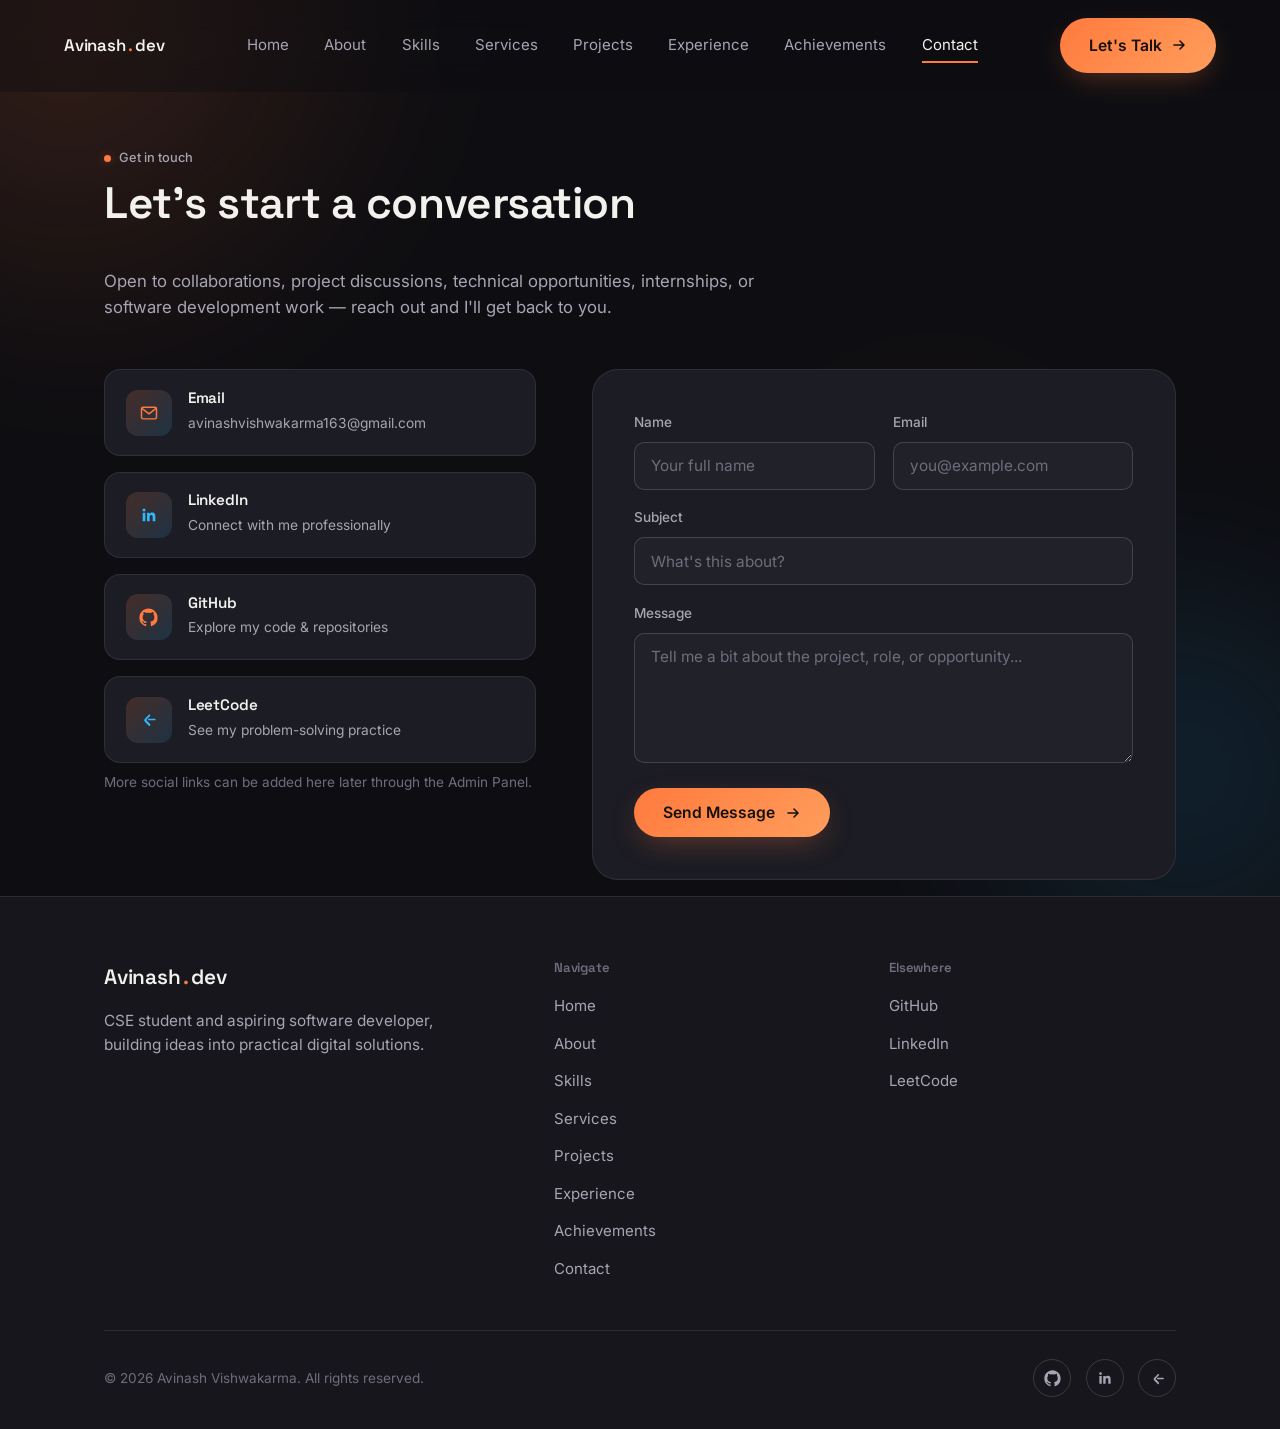
<file: contact.html>
<!DOCTYPE html>
<html lang="en">
<head>
<meta charset="UTF-8">
<meta name="viewport" content="width=device-width, initial-scale=1.0">
<title>Contact — Avinash Vishwakarma</title>
<meta name="description" content="Get in touch with Avinash Vishwakarma for collaborations, project discussions, internships, or software development opportunities.">

<link rel="preconnect" href="https://fonts.googleapis.com">
<link rel="preconnect" href="https://fonts.gstatic.com" crossorigin>
<link href="https://fonts.googleapis.com/css2?family=Space+Grotesk:wght@500;600;700&family=Inter:wght@400;500;600&display=swap" rel="stylesheet">

<link rel="stylesheet" href="assets/css/base.css">
<link rel="stylesheet" href="assets/css/layout.css">
<link rel="stylesheet" href="assets/css/themes.css">
<link rel="stylesheet" href="assets/css/contact.css">
</head>
<body class="page-contact">

<div class="ambient" aria-hidden="true">
  <div class="blob blob-1"></div>
  <div class="blob blob-2"></div>
  <div class="blob blob-3"></div>
</div>

<!-- ============ NAV ============ -->
<header class="site-nav">
  <a href="index.html" class="nav-mark">Avinash<span class="dot">.</span>dev</a>
  <nav class="nav-links">
    <a href="index.html">Home</a>
    <a href="about.html">About</a>
    <a href="skills.html">Skills</a>
    <a href="services.html">Services</a>
    <a href="projects.html">Projects</a>
    <a href="experience.html">Experience</a>
    <a href="achievements.html">Achievements</a>
    <a href="contact.html" class="is-active">Contact</a>
  </nav>
  <div class="nav-cta">
    <a href="contact.html" class="btn btn-primary">
      Let's Talk
      <svg width="16" height="16" viewBox="0 0 16 16" fill="none"><path d="M3 8h10M9 4l4 4-4 4" stroke="currentColor" stroke-width="1.6" stroke-linecap="round" stroke-linejoin="round"/></svg>
    </a>
    <button class="nav-toggle" aria-label="Toggle menu">
      <span></span><span></span><span></span>
    </button>
  </div>
</header>

<main>

  <!-- ============ PAGE HEADER ============ -->
  <section class="contact-hero">
    <div class="wrap">
      <div class="section-head reveal is-visible">
        <span class="eyebrow-tag" id="contact-eyebrow">Get in touch</span>
        <h2 id="contact-heading">Let's start a conversation</h2>
      </div>
      <p class="contact-intro-line reveal is-visible" id="contact-intro">Open to collaborations, project discussions, technical opportunities, internships, or software development work — reach out and I'll get back to you.</p>

      <div class="contact-layout">

        <!-- ============ CONTACT INFO ============ -->
        <div class="contact-cards-wrap reveal">
          <div class="contact-cards">

            <a class="contact-card" href="mailto:avinashvishwakarma163@gmail.com">
              <div class="contact-card-icon">
                <svg width="20" height="20" viewBox="0 0 24 24" fill="none"><rect x="3" y="5" width="18" height="14" rx="2" stroke="currentColor" stroke-width="1.7"/><path d="M3.5 6.5L12 13l8.5-6.5" stroke="currentColor" stroke-width="1.7" stroke-linecap="round" stroke-linejoin="round"/></svg>
              </div>
              <div class="contact-card-text">
                <h4>Email</h4>
                <span id="contact-email-text">avinashvishwakarma163@gmail.com</span>
              </div>
            </a>

            <a class="contact-card" href="https://linkedin.com/" target="_blank" rel="noopener">
              <div class="contact-card-icon">
                <svg width="18" height="18" viewBox="0 0 24 24" fill="currentColor"><path d="M20.45 20.45h-3.55v-5.57c0-1.33-.02-3.03-1.85-3.03-1.86 0-2.14 1.45-2.14 2.94v5.66H9.36V9h3.41v1.56h.05c.47-.9 1.63-1.85 3.36-1.85 3.6 0 4.27 2.37 4.27 5.45v6.29zM5.34 7.43a2.06 2.06 0 1 1 0-4.12 2.06 2.06 0 0 1 0 4.12zM7.12 20.45H3.56V9h3.56v11.45z"/></svg>
              </div>
              <div class="contact-card-text">
                <h4>LinkedIn</h4>
                <span>Connect with me professionally</span>
              </div>
            </a>

            <a class="contact-card" href="https://github.com/" target="_blank" rel="noopener">
              <div class="contact-card-icon">
                <svg width="19" height="19" viewBox="0 0 24 24" fill="currentColor"><path d="M12 .5C5.73.5.5 5.73.5 12a11.5 11.5 0 0 0 7.86 10.93c.57.1.78-.25.78-.55v-2.15c-3.2.7-3.87-1.4-3.87-1.4-.53-1.33-1.28-1.69-1.28-1.69-1.05-.72.08-.7.08-.7 1.16.08 1.77 1.19 1.77 1.19 1.03 1.76 2.7 1.25 3.36.96.1-.75.4-1.25.73-1.54-2.56-.29-5.26-1.28-5.26-5.7 0-1.26.45-2.29 1.19-3.1-.12-.29-.52-1.46.11-3.05 0 0 .97-.31 3.18 1.18a11 11 0 0 1 5.8 0c2.2-1.49 3.17-1.18 3.17-1.18.64 1.59.24 2.76.12 3.05.74.81 1.18 1.84 1.18 3.1 0 4.43-2.7 5.4-5.28 5.69.42.36.78 1.08.78 2.18v3.24c0 .3.2.66.79.55A11.5 11.5 0 0 0 23.5 12C23.5 5.73 18.27.5 12 .5z"/></svg>
              </div>
              <div class="contact-card-text">
                <h4>GitHub</h4>
                <span>Explore my code &amp; repositories</span>
              </div>
            </a>

            <a class="contact-card" href="https://leetcode.com/" target="_blank" rel="noopener">
              <div class="contact-card-icon">
                <svg width="19" height="19" viewBox="0 0 24 24" fill="currentColor"><path d="M13.98 19.86c-.42.43-1.12.43-1.55 0l-5.02-5.02a2.7 2.7 0 0 1 0-3.83l5.02-5.02c.43-.43 1.13-.43 1.55 0 .43.42.43 1.12 0 1.55L9.64 12.1a.8.8 0 0 0 0 1.13l4.34 4.34c.43.43.43 1.13 0 1.55zM21 12a1.1 1.1 0 0 1-1.1 1.1h-7.6a1.1 1.1 0 0 1 0-2.2h7.6c.6 0 1.1.5 1.1 1.1z"/></svg>
              </div>
              <div class="contact-card-text">
                <h4>LeetCode</h4>
                <span>See my problem-solving practice</span>
              </div>
            </a>

            <a class="contact-card js-whatsapp-card" href="#" target="_blank" rel="noopener" style="display:none;">
              <div class="contact-card-icon">
                <svg width="19" height="19" viewBox="0 0 24 24" fill="currentColor"><path d="M17.5 14.4c-.3-.1-1.7-.9-2-1-.3-.1-.5-.1-.7.1-.2.3-.8 1-.9 1.2-.2.2-.3.2-.6.1-.3-.1-1.2-.5-2.3-1.5-.9-.8-1.4-1.7-1.6-2-.2-.3 0-.5.1-.6.1-.1.3-.3.4-.5.1-.1.2-.3.3-.4.1-.2 0-.4 0-.5C10.1 9 9.6 7.8 9.4 7.3c-.2-.5-.4-.4-.6-.4h-.5c-.2 0-.5.1-.7.3-.3.3-1 1-1 2.4s1 2.8 1.2 3c.1.2 2.1 3.2 5 4.5.7.3 1.3.5 1.7.6.7.2 1.4.2 1.9.1.6-.1 1.7-.7 2-1.4.2-.6.2-1.2.2-1.3-.1-.1-.3-.2-.6-.3z"/><path d="M12 2a10 10 0 0 0-8.6 15L2 22l5.2-1.4A10 10 0 1 0 12 2zm0 18.2c-1.6 0-3.2-.4-4.5-1.2l-.3-.2-3.1.8.8-3-.2-.3A8.2 8.2 0 1 1 12 20.2z"/></svg>
              </div>
              <div class="contact-card-text">
                <h4>WhatsApp</h4>
                <span></span>
              </div>
            </a>

          </div>
          <p class="contact-note">More social links can be added here later through the Admin Panel.</p>
        </div>

        <!-- ============ FORM ============ -->
        <div class="contact-form-panel reveal">
          <form id="contact-form" novalidate>

            <div class="form-row">
              <div class="form-field">
                <label for="field-name">Name</label>
                <input type="text" id="field-name" name="name" placeholder="Your full name" autocomplete="name">
                <span class="form-error">Please enter your name.</span>
              </div>
              <div class="form-field">
                <label for="field-email">Email</label>
                <input type="email" id="field-email" name="email" placeholder="you@example.com" autocomplete="email">
                <span class="form-error">Please enter a valid email address.</span>
              </div>
            </div>

            <div class="form-field">
              <label for="field-subject">Subject</label>
              <input type="text" id="field-subject" name="subject" placeholder="What's this about?">
              <span class="form-error">Please add a subject.</span>
            </div>

            <div class="form-field">
              <label for="field-message">Message</label>
              <textarea id="field-message" name="message" placeholder="Tell me a bit about the project, role, or opportunity..."></textarea>
              <span class="form-error">Please write a short message.</span>
            </div>

            <div class="form-submit-row">
              <button type="submit" class="btn btn-primary">
                Send Message
                <svg width="16" height="16" viewBox="0 0 16 16" fill="none"><path d="M3 8h10M9 4l4 4-4 4" stroke="currentColor" stroke-width="1.6" stroke-linecap="round" stroke-linejoin="round"/></svg>
              </button>
              <span class="form-status" id="form-status"></span>
            </div>

          </form>
        </div>

      </div>
    </div>
  </section>

</main>

<!-- ============ FOOTER ============ -->
<footer class="site-footer">
  <div class="wrap">
    <div class="footer-top">
      <div class="footer-brand">
        <div class="nav-mark">Avinash<span class="dot">.</span>dev</div>
        <p>CSE student and aspiring software developer, building ideas into practical digital solutions.</p>
      </div>
      <div class="footer-col">
        <h4>Navigate</h4>
        <ul>
          <li><a href="index.html">Home</a></li>
          <li><a href="about.html">About</a></li>
          <li><a href="skills.html">Skills</a></li>
          <li><a href="services.html">Services</a></li>
          <li><a href="projects.html">Projects</a></li>
          <li><a href="experience.html">Experience</a></li>
          <li><a href="achievements.html">Achievements</a></li>
          <li><a href="contact.html">Contact</a></li>
        </ul>
      </div>
      <div class="footer-col">
        <h4>Elsewhere</h4>
        <ul>
          <li><a href="https://github.com/" target="_blank" rel="noopener">GitHub</a></li>
          <li><a href="https://linkedin.com/" target="_blank" rel="noopener">LinkedIn</a></li>
          <li><a href="https://leetcode.com/" target="_blank" rel="noopener">LeetCode</a></li>
        </ul>
      </div>
    </div>
    <div class="footer-bottom">
      <p>&copy; <span id="year"></span> Avinash Vishwakarma. All rights reserved.</p>
      <div class="social-row">
        <a href="https://github.com/" target="_blank" rel="noopener" aria-label="GitHub">
          <svg width="17" height="17" viewBox="0 0 24 24" fill="currentColor"><path d="M12 .5C5.73.5.5 5.73.5 12a11.5 11.5 0 0 0 7.86 10.93c.57.1.78-.25.78-.55v-2.15c-3.2.7-3.87-1.4-3.87-1.4-.53-1.33-1.28-1.69-1.28-1.69-1.05-.72.08-.7.08-.7 1.16.08 1.77 1.19 1.77 1.19 1.03 1.76 2.7 1.25 3.36.96.1-.75.4-1.25.73-1.54-2.56-.29-5.26-1.28-5.26-5.7 0-1.26.45-2.29 1.19-3.1-.12-.29-.52-1.46.11-3.05 0 0 .97-.31 3.18 1.18a11 11 0 0 1 5.8 0c2.2-1.49 3.17-1.18 3.17-1.18.64 1.59.24 2.76.12 3.05.74.81 1.18 1.84 1.18 3.1 0 4.43-2.7 5.4-5.28 5.69.42.36.78 1.08.78 2.18v3.24c0 .3.2.66.79.55A11.5 11.5 0 0 0 23.5 12C23.5 5.73 18.27.5 12 .5z"/></svg>
        </a>
        <a href="https://linkedin.com/" target="_blank" rel="noopener" aria-label="LinkedIn">
          <svg width="16" height="16" viewBox="0 0 24 24" fill="currentColor"><path d="M20.45 20.45h-3.55v-5.57c0-1.33-.02-3.03-1.85-3.03-1.86 0-2.14 1.45-2.14 2.94v5.66H9.36V9h3.41v1.56h.05c.47-.9 1.63-1.85 3.36-1.85 3.6 0 4.27 2.37 4.27 5.45v6.29zM5.34 7.43a2.06 2.06 0 1 1 0-4.12 2.06 2.06 0 0 1 0 4.12zM7.12 20.45H3.56V9h3.56v11.45z"/></svg>
        </a>
        <a href="https://leetcode.com/" target="_blank" rel="noopener" aria-label="LeetCode">
          <svg width="17" height="17" viewBox="0 0 24 24" fill="currentColor"><path d="M13.98 19.86c-.42.43-1.12.43-1.55 0l-5.02-5.02a2.7 2.7 0 0 1 0-3.83l5.02-5.02c.43-.43 1.13-.43 1.55 0 .43.42.43 1.12 0 1.55L9.64 12.1a.8.8 0 0 0 0 1.13l4.34 4.34c.43.43.43 1.13 0 1.55zM21 12a1.1 1.1 0 0 1-1.1 1.1h-7.6a1.1 1.1 0 0 1 0-2.2h7.6c.6 0 1.1.5 1.1 1.1z"/></svg>
        </a>
        <a href="#" target="_blank" rel="noopener" aria-label="WhatsApp" style="display:none;">
          <svg width="17" height="17" viewBox="0 0 24 24" fill="currentColor"><path d="M17.5 14.4c-.3-.1-1.7-.9-2-1-.3-.1-.5-.1-.7.1-.2.3-.8 1-.9 1.2-.2.2-.3.2-.6.1-.3-.1-1.2-.5-2.3-1.5-.9-.8-1.4-1.7-1.6-2-.2-.3 0-.5.1-.6.1-.1.3-.3.4-.5.1-.1.2-.3.3-.4.1-.2 0-.4 0-.5C10.1 9 9.6 7.8 9.4 7.3c-.2-.5-.4-.4-.6-.4h-.5c-.2 0-.5.1-.7.3-.3.3-1 1-1 2.4s1 2.8 1.2 3c.1.2 2.1 3.2 5 4.5.7.3 1.3.5 1.7.6.7.2 1.4.2 1.9.1.6-.1 1.7-.7 2-1.4.2-.6.2-1.2.2-1.3-.1-.1-.3-.2-.6-.3z"/><path d="M12 2a10 10 0 0 0-8.6 15L2 22l5.2-1.4A10 10 0 1 0 12 2zm0 18.2c-1.6 0-3.2-.4-4.5-1.2l-.3-.2-3.1.8.8-3-.2-.3A8.2 8.2 0 1 1 12 20.2z"/></svg>
        </a>
      </div>
    </div>
  </div>
</footer>

<script src="assets/js/site-data.js"></script>
<script src="assets/js/content-loader.js"></script>
<script src="assets/js/main.js"></script>
<script src="assets/js/contact.js"></script>
</body>
</html>
</file>
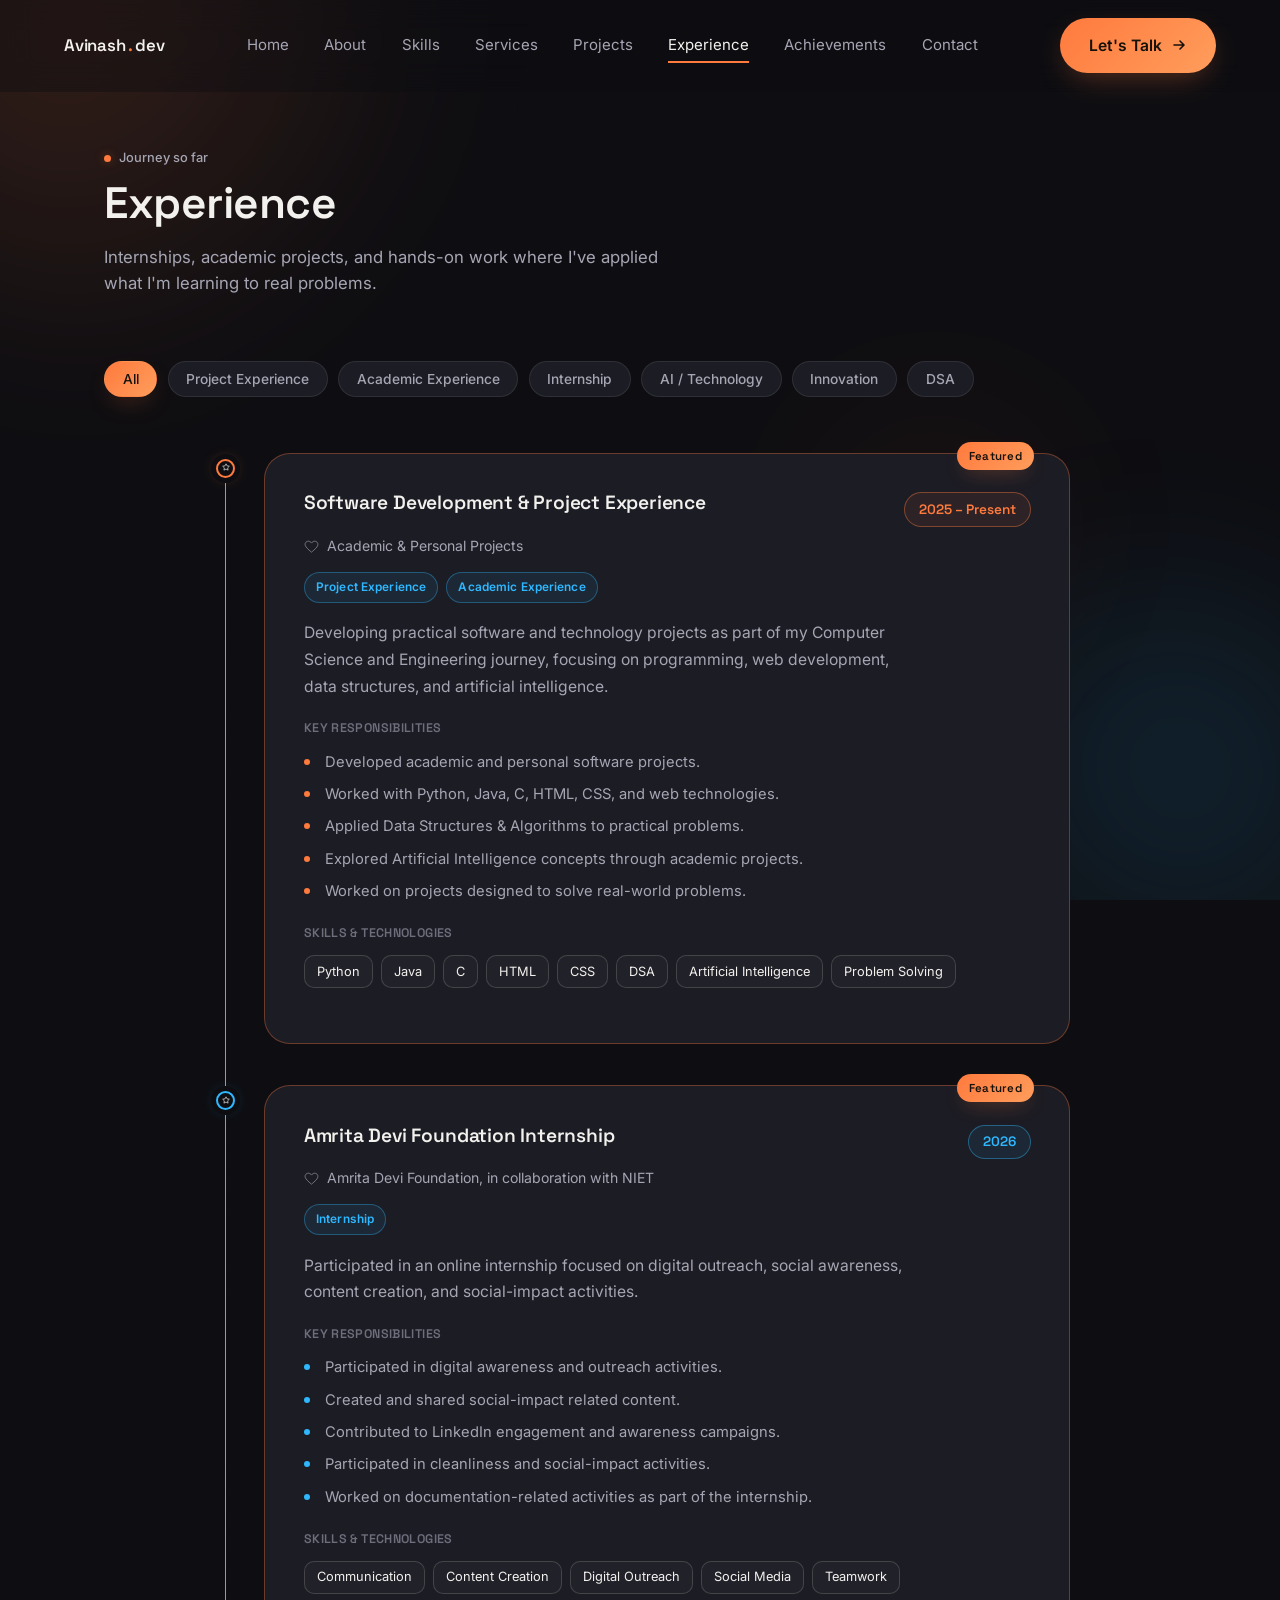
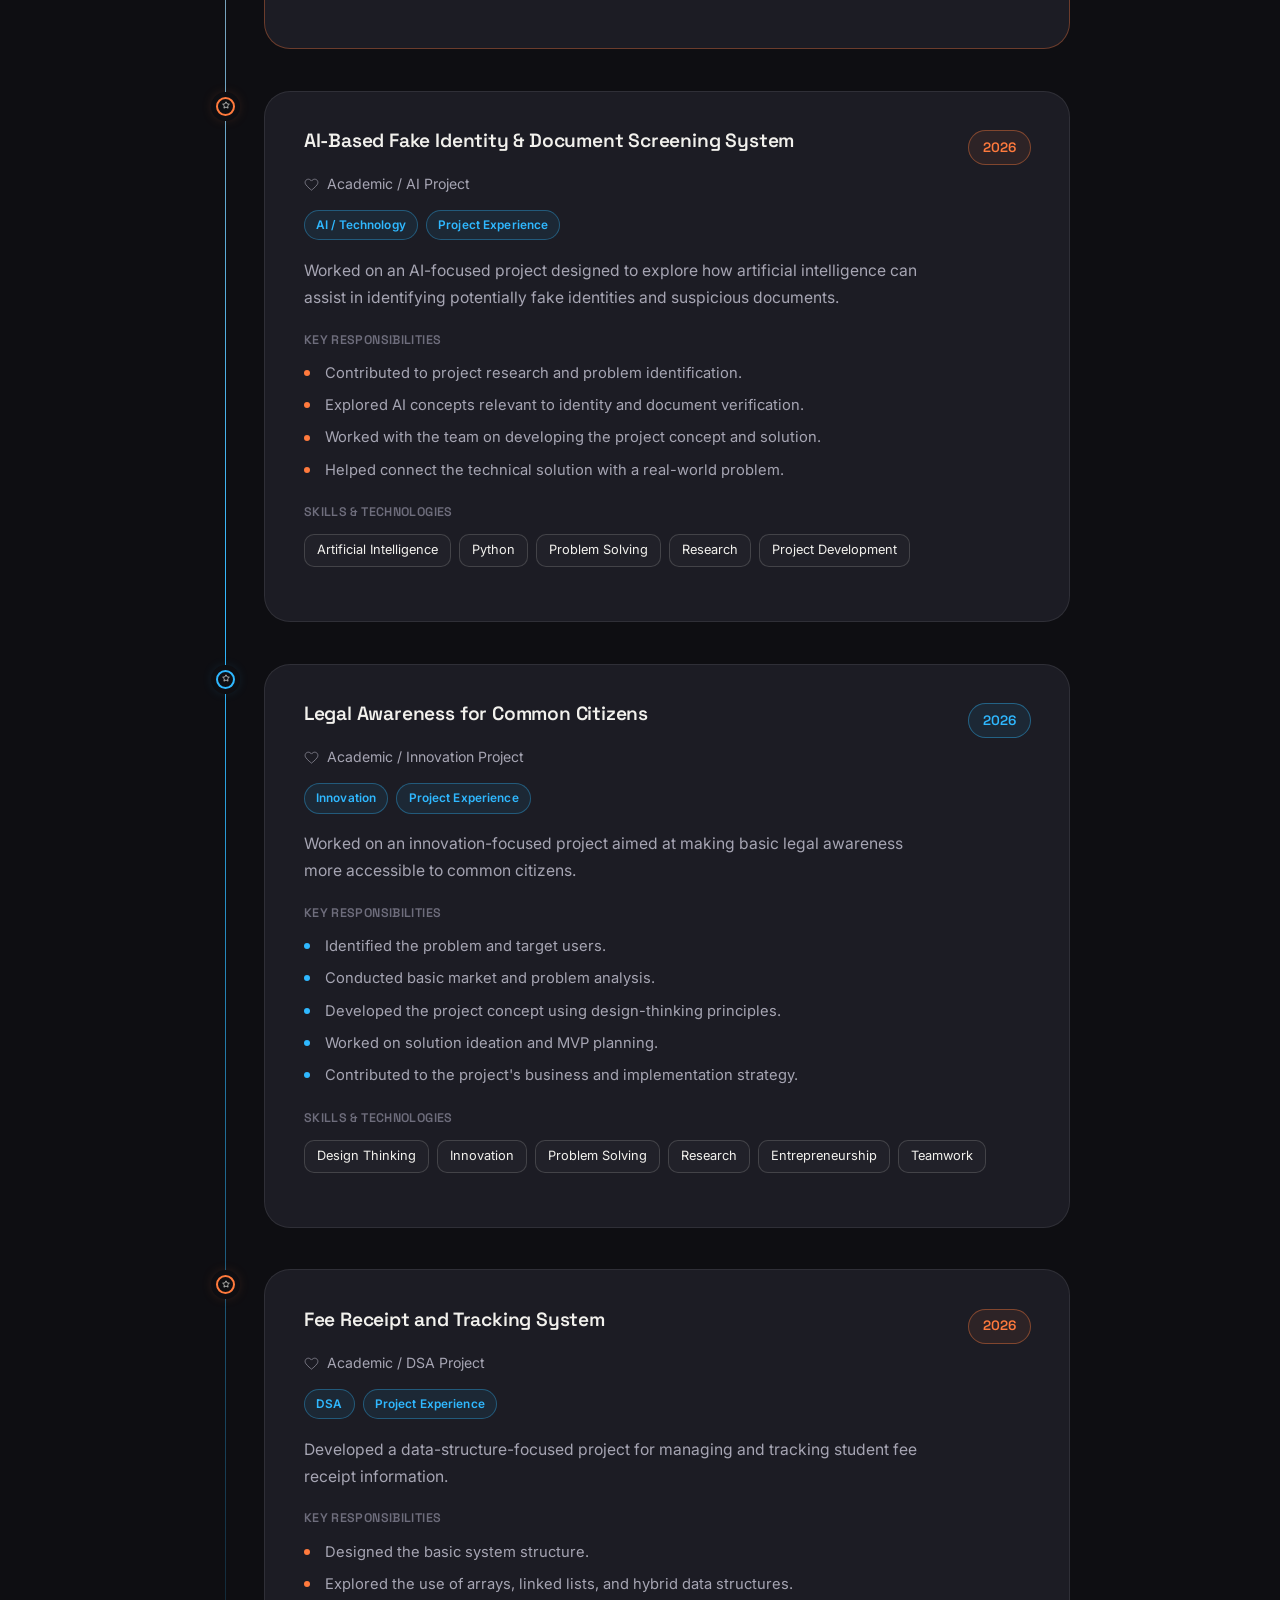
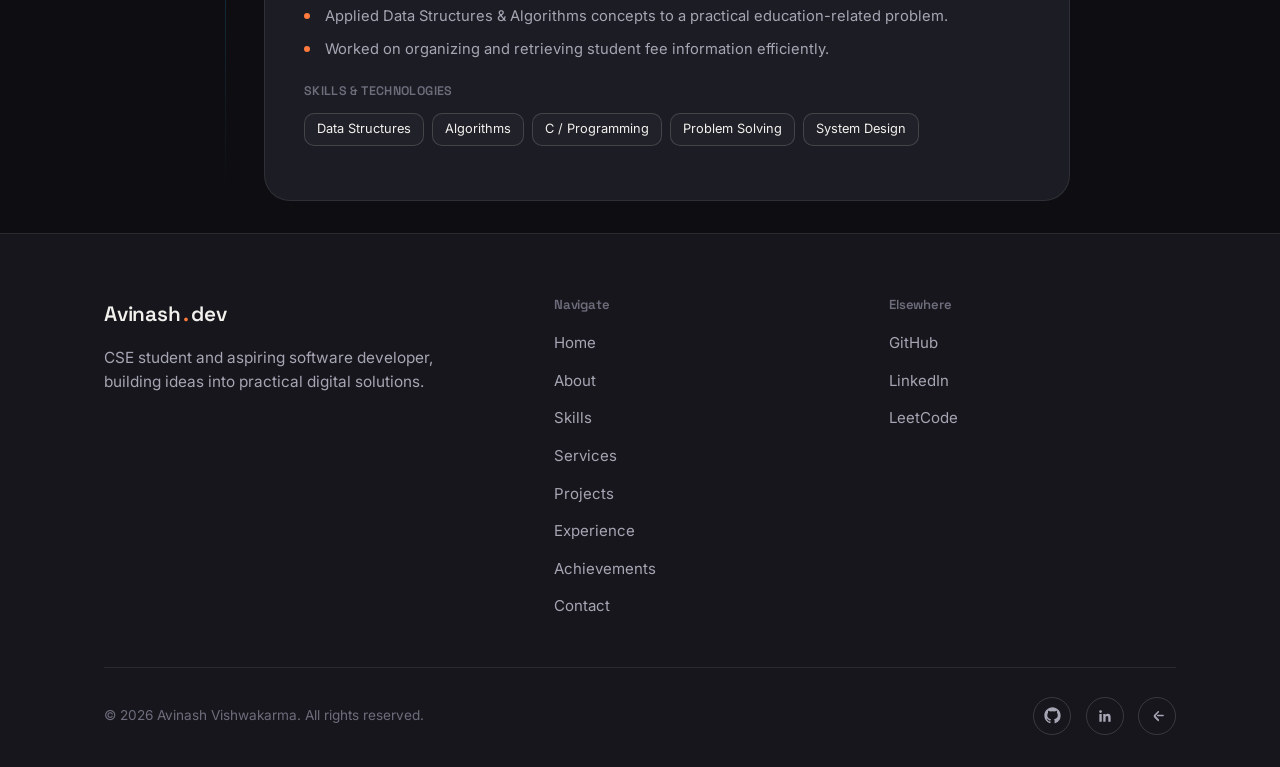
<file: experience.html>
<!DOCTYPE html>
<html lang="en">
<head>
<meta charset="UTF-8">
<meta name="viewport" content="width=device-width, initial-scale=1.0">
<title>Experience — Avinash Vishwakarma</title>
<meta name="description" content="Internship, project, and academic experience of Avinash Vishwakarma — CSE student and aspiring software developer.">

<link rel="preconnect" href="https://fonts.googleapis.com">
<link rel="preconnect" href="https://fonts.gstatic.com" crossorigin>
<link href="https://fonts.googleapis.com/css2?family=Space+Grotesk:wght@500;600;700&family=Inter:wght@400;500;600&display=swap" rel="stylesheet">

<link rel="stylesheet" href="assets/css/base.css">
<link rel="stylesheet" href="assets/css/layout.css">
<link rel="stylesheet" href="assets/css/experience.css">
</head>
<body>

<div class="ambient" aria-hidden="true">
  <div class="blob blob-1"></div>
  <div class="blob blob-2"></div>
  <div class="blob blob-3"></div>
</div>

<!-- ============ NAV ============ -->
<header class="site-nav">
  <a href="index.html" class="nav-mark">Avinash<span class="dot">.</span>dev</a>
  <nav class="nav-links">
    <a href="index.html">Home</a>
    <a href="about.html">About</a>
    <a href="skills.html">Skills</a>
    <a href="services.html">Services</a>
    <a href="projects.html">Projects</a>
    <a href="experience.html" class="is-active">Experience</a>
    <a href="achievements.html">Achievements</a>
    <a href="contact.html">Contact</a>
  </nav>
  <div class="nav-cta">
    <a href="contact.html" class="btn btn-primary">
      Let's Talk
      <svg width="16" height="16" viewBox="0 0 16 16" fill="none"><path d="M3 8h10M9 4l4 4-4 4" stroke="currentColor" stroke-width="1.6" stroke-linecap="round" stroke-linejoin="round"/></svg>
    </a>
    <button class="nav-toggle" aria-label="Toggle menu">
      <span></span><span></span><span></span>
    </button>
  </div>
</header>

<main>

  <!-- ============ PAGE HEADER ============ -->
  <section class="experience-hero">
    <div class="wrap">
      <div class="section-head reveal is-visible">
        <span class="eyebrow-tag">Journey so far</span>
        <h2>Experience</h2>
        <p>Internships, academic projects, and hands-on work where I've applied what I'm learning to real problems.</p>
      </div>

      <div class="experience-filters" id="experience-filters" aria-label="Filter experience by category"></div>

      <div class="experience-timeline" id="experience-timeline">
        <!-- Rendered by assets/js/experience.js -->
      </div>
    </div>
  </section>

</main>

<!-- ============ FOOTER ============ -->
<footer class="site-footer">
  <div class="wrap">
    <div class="footer-top">
      <div class="footer-brand">
        <div class="nav-mark">Avinash<span class="dot">.</span>dev</div>
        <p>CSE student and aspiring software developer, building ideas into practical digital solutions.</p>
      </div>
      <div class="footer-col">
        <h4>Navigate</h4>
        <ul>
          <li><a href="index.html">Home</a></li>
          <li><a href="about.html">About</a></li>
          <li><a href="skills.html">Skills</a></li>
          <li><a href="services.html">Services</a></li>
          <li><a href="projects.html">Projects</a></li>
          <li><a href="experience.html">Experience</a></li>
          <li><a href="achievements.html">Achievements</a></li>
          <li><a href="contact.html">Contact</a></li>
        </ul>
      </div>
      <div class="footer-col">
        <h4>Elsewhere</h4>
        <ul>
          <li><a href="https://github.com/" target="_blank" rel="noopener">GitHub</a></li>
          <li><a href="https://linkedin.com/" target="_blank" rel="noopener">LinkedIn</a></li>
          <li><a href="https://leetcode.com/" target="_blank" rel="noopener">LeetCode</a></li>
        </ul>
      </div>
    </div>
    <div class="footer-bottom">
      <p>&copy; <span id="year"></span> Avinash Vishwakarma. All rights reserved.</p>
      <div class="social-row">
        <a href="https://github.com/" target="_blank" rel="noopener" aria-label="GitHub">
          <svg width="17" height="17" viewBox="0 0 24 24" fill="currentColor"><path d="M12 .5C5.73.5.5 5.73.5 12a11.5 11.5 0 0 0 7.86 10.93c.57.1.78-.25.78-.55v-2.15c-3.2.7-3.87-1.4-3.87-1.4-.53-1.33-1.28-1.69-1.28-1.69-1.05-.72.08-.7.08-.7 1.16.08 1.77 1.19 1.77 1.19 1.03 1.76 2.7 1.25 3.36.96.1-.75.4-1.25.73-1.54-2.56-.29-5.26-1.28-5.26-5.7 0-1.26.45-2.29 1.19-3.1-.12-.29-.52-1.46.11-3.05 0 0 .97-.31 3.18 1.18a11 11 0 0 1 5.8 0c2.2-1.49 3.17-1.18 3.17-1.18.64 1.59.24 2.76.12 3.05.74.81 1.18 1.84 1.18 3.1 0 4.43-2.7 5.4-5.28 5.69.42.36.78 1.08.78 2.18v3.24c0 .3.2.66.79.55A11.5 11.5 0 0 0 23.5 12C23.5 5.73 18.27.5 12 .5z"/></svg>
        </a>
        <a href="https://linkedin.com/" target="_blank" rel="noopener" aria-label="LinkedIn">
          <svg width="16" height="16" viewBox="0 0 24 24" fill="currentColor"><path d="M20.45 20.45h-3.55v-5.57c0-1.33-.02-3.03-1.85-3.03-1.86 0-2.14 1.45-2.14 2.94v5.66H9.36V9h3.41v1.56h.05c.47-.9 1.63-1.85 3.36-1.85 3.6 0 4.27 2.37 4.27 5.45v6.29zM5.34 7.43a2.06 2.06 0 1 1 0-4.12 2.06 2.06 0 0 1 0 4.12zM7.12 20.45H3.56V9h3.56v11.45z"/></svg>
        </a>
        <a href="https://leetcode.com/" target="_blank" rel="noopener" aria-label="LeetCode">
          <svg width="17" height="17" viewBox="0 0 24 24" fill="currentColor"><path d="M13.98 19.86c-.42.43-1.12.43-1.55 0l-5.02-5.02a2.7 2.7 0 0 1 0-3.83l5.02-5.02c.43-.43 1.13-.43 1.55 0 .43.42.43 1.12 0 1.55L9.64 12.1a.8.8 0 0 0 0 1.13l4.34 4.34c.43.43.43 1.13 0 1.55zM21 12a1.1 1.1 0 0 1-1.1 1.1h-7.6a1.1 1.1 0 0 1 0-2.2h7.6c.6 0 1.1.5 1.1 1.1z"/></svg>
        </a>
      </div>
    </div>
  </div>
</footer>

<script src="assets/js/experience-data.js"></script>
<script src="assets/js/main.js"></script>
<script src="assets/js/experience.js"></script>
</body>
</html>
</file>
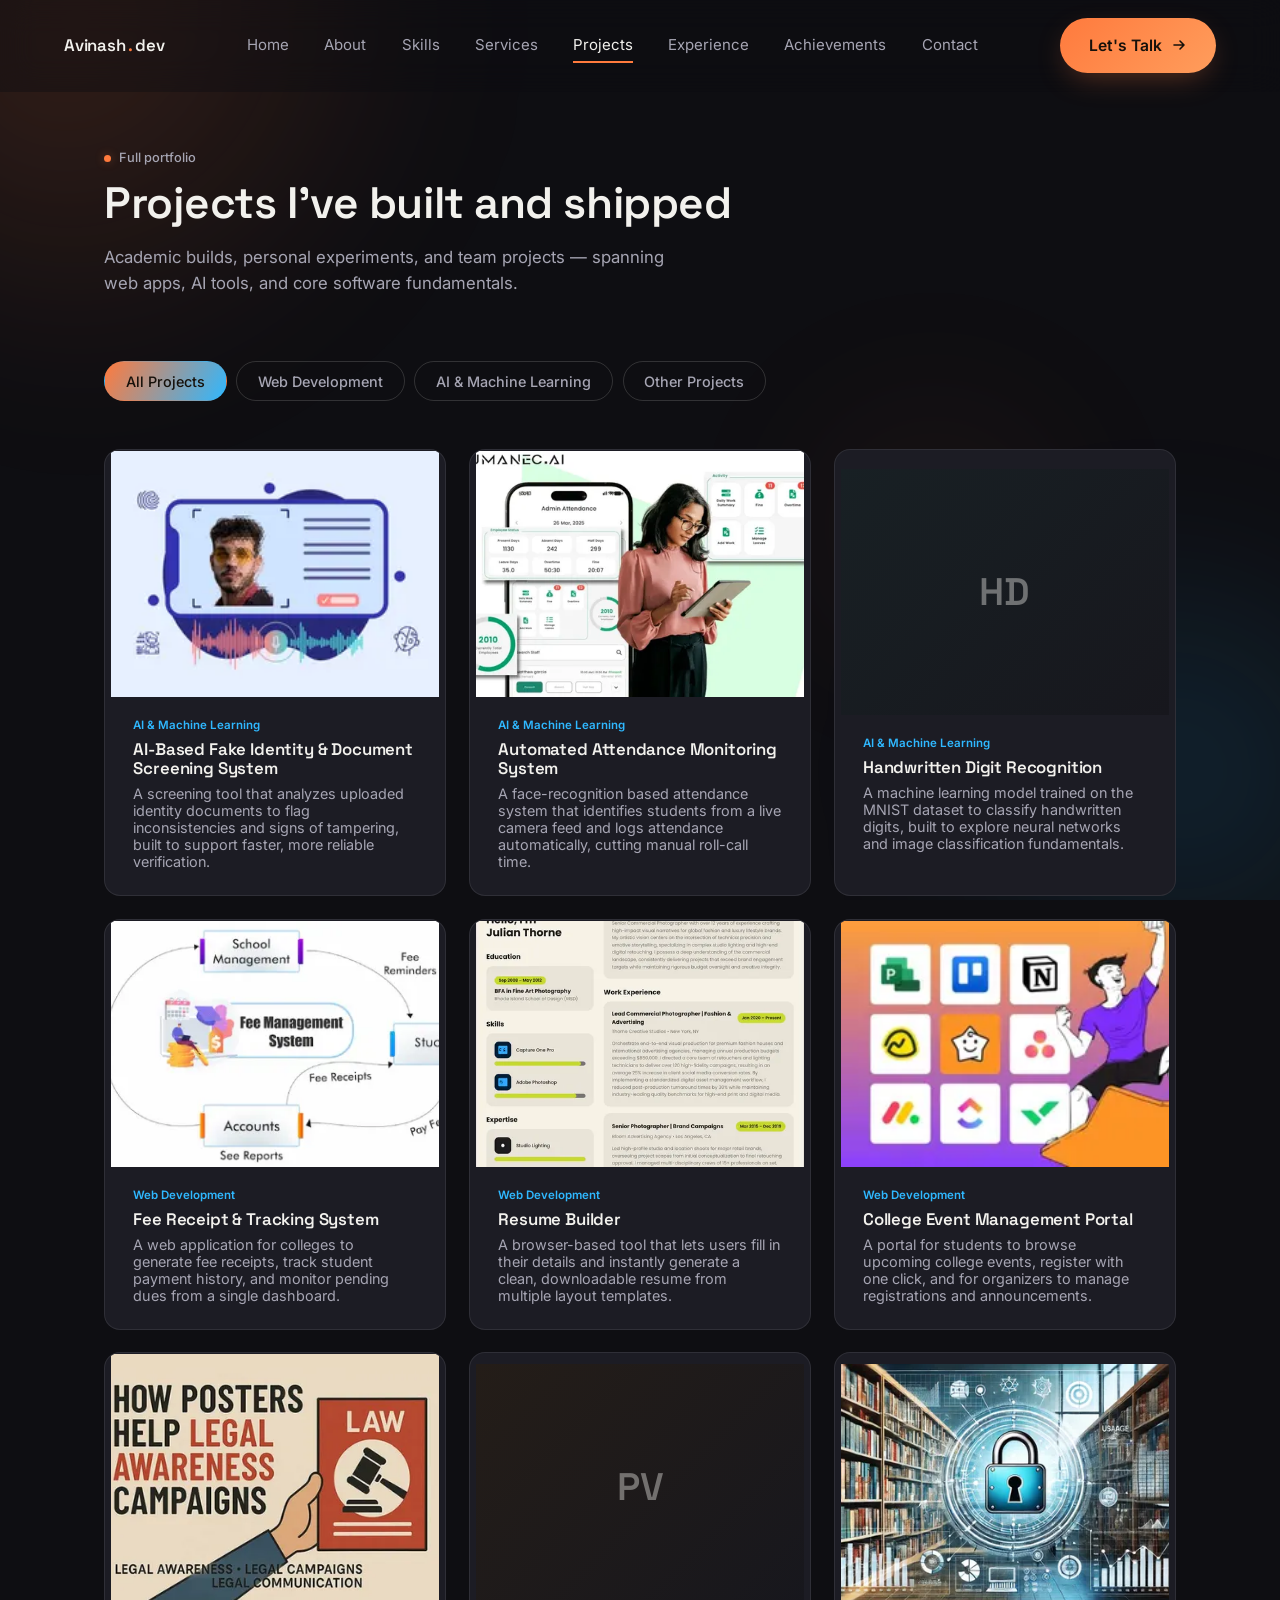
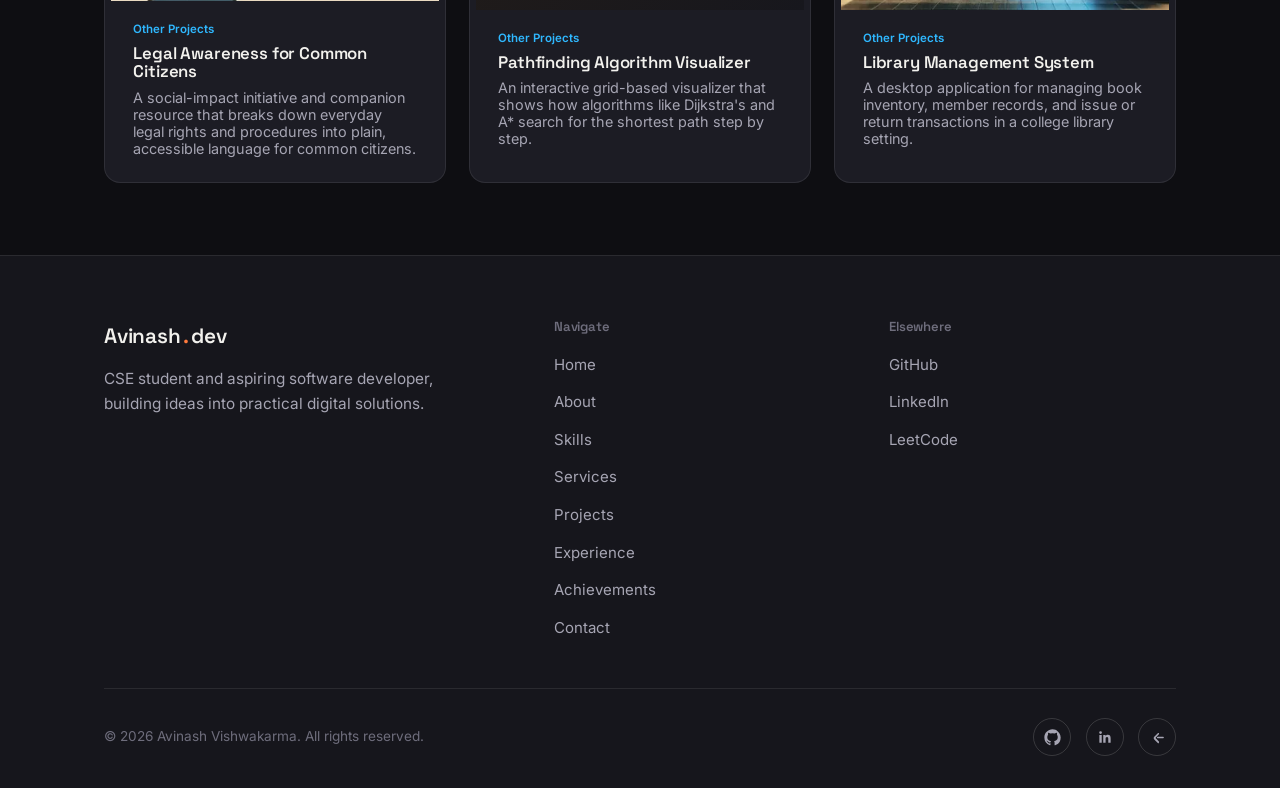
<file: projects.html>
<!DOCTYPE html>
<html lang="en">
<head>
<meta charset="UTF-8">
<meta name="viewport" content="width=device-width, initial-scale=1.0">
<title>Projects — Avinash Vishwakarma</title>
<meta name="description" content="A collection of web development, AI, and software projects built by Avinash Vishwakarma.">

<link rel="preconnect" href="https://fonts.googleapis.com">
<link rel="preconnect" href="https://fonts.gstatic.com" crossorigin>
<link href="https://fonts.googleapis.com/css2?family=Space+Grotesk:wght@500;600;700&family=Inter:wght@400;500;600&display=swap" rel="stylesheet">

<link rel="stylesheet" href="assets/css/base.css">
<link rel="stylesheet" href="assets/css/layout.css">
<link rel="stylesheet" href="assets/css/themes.css">
<link rel="stylesheet" href="assets/css/projects.css">
</head>
<body class="page-projects">

<div class="ambient" aria-hidden="true">
  <div class="blob blob-1"></div>
  <div class="blob blob-2"></div>
  <div class="blob blob-3"></div>
</div>

<!-- ============ NAV ============ -->
<header class="site-nav">
  <a href="index.html" class="nav-mark">Avinash<span class="dot">.</span>dev</a>
  <nav class="nav-links">
    <a href="index.html">Home</a>
    <a href="about.html">About</a>
    <a href="skills.html">Skills</a>
    <a href="services.html">Services</a>
    <a href="projects.html" class="is-active">Projects</a>
    <a href="experience.html">Experience</a>
    <a href="achievements.html">Achievements</a>
    <a href="contact.html">Contact</a>
  </nav>
  <div class="nav-cta">
    <a href="contact.html" class="btn btn-primary">
      Let's Talk
      <svg width="16" height="16" viewBox="0 0 16 16" fill="none"><path d="M3 8h10M9 4l4 4-4 4" stroke="currentColor" stroke-width="1.6" stroke-linecap="round" stroke-linejoin="round"/></svg>
    </a>
    <button class="nav-toggle" aria-label="Toggle menu">
      <span></span><span></span><span></span>
    </button>
  </div>
</header>

<main>

  <!-- ============ PAGE HEADER ============ -->
  <section class="portfolio-hero">
    <div class="wrap">
      <div class="section-head reveal is-visible">
        <span class="eyebrow-tag" id="projects-eyebrow">Full portfolio</span>
        <h2 id="projects-heading">Projects I've built and shipped</h2>
        <p id="projects-intro">Academic builds, personal experiments, and team projects — spanning web apps, AI tools, and core software fundamentals.</p>
      </div>

      <!-- ============ FILTER TABS ============ -->
      <div class="filter-tabs" role="tablist" aria-label="Filter projects by category">
        <button class="filter-tab is-active" data-filter="all" role="tab" aria-selected="true">All Projects</button>
        <button class="filter-tab" data-filter="web" role="tab" aria-selected="false">Web Development</button>
        <button class="filter-tab" data-filter="ai" role="tab" aria-selected="false">AI &amp; Machine Learning</button>
        <button class="filter-tab" data-filter="other" role="tab" aria-selected="false">Other Projects</button>
      </div>

      <!-- ============ PROJECT GRID ============ -->
      <div class="projects-grid" id="projects-grid">

        <button class="project-card"
          data-category="ai" data-category-label="AI &amp; Machine Learning" data-glyph="AI"
          data-title="AI-Based Fake Identity &amp; Document Screening System"
          data-desc="A screening tool that analyzes uploaded identity documents to flag inconsistencies and signs of tampering, built to support faster, more reliable verification."
          data-tags="Python, Machine Learning, OpenCV, Image Processing">
          <div class="project-thumb" style="background: linear-gradient(135deg, #221820, #17171d);"><span class="glyph">AI</span></div>
          <div class="project-body">
            <span class="project-category">AI &amp; Machine Learning</span>
            <h3>AI-Based Fake Identity &amp; Document Screening System</h3>
            <p>Flags inconsistencies in uploaded ID documents to support faster verification.</p>
          </div>
        </button>

        <button class="project-card"
          data-category="ai" data-category-label="AI &amp; Machine Learning" data-glyph="AM"
          data-title="Automated Attendance Monitoring System"
          data-desc="A face-recognition based attendance system that identifies students from a live camera feed and logs attendance automatically, cutting manual roll-call time."
          data-tags="Python, OpenCV, Face Recognition, SQLite">
          <div class="project-thumb" style="background: linear-gradient(135deg, #241d18, #17171d);"><span class="glyph">AM</span></div>
          <div class="project-body">
            <span class="project-category">AI &amp; Machine Learning</span>
            <h3>Automated Attendance Monitoring System</h3>
            <p>Face-recognition attendance tracking that replaces manual roll-call.</p>
          </div>
        </button>

        <button class="project-card"
          data-category="ai" data-category-label="AI &amp; Machine Learning" data-glyph="HD"
          data-title="Handwritten Digit Recognition"
          data-desc="A machine learning model trained on the MNIST dataset to classify handwritten digits, built to explore neural networks and image classification fundamentals."
          data-tags="Python, TensorFlow, Neural Networks, MNIST">
          <div class="project-thumb" style="background: linear-gradient(135deg, #1c1826, #17171d);"><span class="glyph">HD</span></div>
          <div class="project-body">
            <span class="project-category">AI &amp; Machine Learning</span>
            <h3>Handwritten Digit Recognition</h3>
            <p>A neural network trained to classify handwritten digits from image data.</p>
          </div>
        </button>

        <button class="project-card"
          data-category="web" data-category-label="Web Development" data-glyph="FR"
          data-title="Fee Receipt &amp; Tracking System"
          data-desc="A web application for colleges to generate fee receipts, track student payment history, and monitor pending dues from a single dashboard."
          data-tags="HTML, CSS, JavaScript, Flask">
          <div class="project-thumb" style="background: linear-gradient(135deg, #22222b, #17171d);"><span class="glyph">FR</span></div>
          <div class="project-body">
            <span class="project-category">Web Development</span>
            <h3>Fee Receipt &amp; Tracking System</h3>
            <p>Generates receipts and tracks student payment history from one dashboard.</p>
          </div>
        </button>

        <button class="project-card"
          data-category="web" data-category-label="Web Development" data-glyph="RB"
          data-title="Resume Builder"
          data-desc="A browser-based tool that lets users fill in their details and instantly generate a clean, downloadable resume from multiple layout templates."
          data-tags="HTML, CSS, JavaScript">
          <div class="project-thumb" style="background: linear-gradient(135deg, #1c2018, #17171d);"><span class="glyph">RB</span></div>
          <div class="project-body">
            <span class="project-category">Web Development</span>
            <h3>Resume Builder</h3>
            <p>Turns filled-in details into a clean, downloadable resume instantly.</p>
          </div>
        </button>

        <button class="project-card"
          data-category="web" data-category-label="Web Development" data-glyph="EM"
          data-title="College Event Management Portal"
          data-desc="A portal for students to browse upcoming college events, register with one click, and for organizers to manage registrations and announcements."
          data-tags="HTML, CSS, JavaScript, Flask, SQLite">
          <div class="project-thumb" style="background: linear-gradient(135deg, #182024, #17171d);"><span class="glyph">EM</span></div>
          <div class="project-body">
            <span class="project-category">Web Development</span>
            <h3>College Event Management Portal</h3>
            <p>Lets students register for campus events and organizers manage them.</p>
          </div>
        </button>

        <button class="project-card"
          data-category="other" data-category-label="Other Projects" data-glyph="LA"
          data-title="Legal Awareness for Common Citizens"
          data-desc="A social-impact initiative and companion resource that breaks down everyday legal rights and procedures into plain, accessible language for common citizens."
          data-tags="Research, Content Design, Public Outreach">
          <div class="project-thumb" style="background: linear-gradient(135deg, #202418, #17171d);"><span class="glyph">LA</span></div>
          <div class="project-body">
            <span class="project-category">Other Projects</span>
            <h3>Legal Awareness for Common Citizens</h3>
            <p>Breaks down everyday legal rights into plain, accessible language.</p>
          </div>
        </button>

        <button class="project-card"
          data-category="other" data-category-label="Other Projects" data-glyph="PV"
          data-title="Pathfinding Algorithm Visualizer"
          data-desc="An interactive grid-based visualizer that shows how algorithms like Dijkstra's and A* search for the shortest path step by step."
          data-tags="Java, Data Structures &amp; Algorithms, Swing">
          <div class="project-thumb" style="background: linear-gradient(135deg, #241820, #17171d);"><span class="glyph">PV</span></div>
          <div class="project-body">
            <span class="project-category">Other Projects</span>
            <h3>Pathfinding Algorithm Visualizer</h3>
            <p>Shows Dijkstra's and A* search finding the shortest path, step by step.</p>
          </div>
        </button>

        <button class="project-card"
          data-category="other" data-category-label="Other Projects" data-glyph="LM"
          data-title="Library Management System"
          data-desc="A desktop application for managing book inventory, member records, and issue or return transactions in a college library setting."
          data-tags="Java, OOP, MySQL">
          <div class="project-thumb" style="background: linear-gradient(135deg, #18201c, #17171d);"><span class="glyph">LM</span></div>
          <div class="project-body">
            <span class="project-category">Other Projects</span>
            <h3>Library Management System</h3>
            <p>Manages book inventory, members, and issue/return records.</p>
          </div>
        </button>

      </div>
    </div>
  </section>

</main>

<!-- ============ LIGHTBOX ============ -->
<div class="lightbox" aria-hidden="true">
  <div class="lightbox-panel" role="dialog" aria-modal="true" aria-label="Project details">
    <div class="lightbox-media">
      <span class="glyph"></span>
      <button class="lightbox-close" aria-label="Close project details">
        <svg width="18" height="18" viewBox="0 0 18 18" fill="none"><path d="M4 4l10 10M14 4L4 14" stroke="currentColor" stroke-width="1.8" stroke-linecap="round"/></svg>
      </button>
    </div>
    <div class="lightbox-content">
      <span class="project-category"></span>
      <h3></h3>
      <p></p>
      <div class="lightbox-tags"></div>
    </div>
  </div>
</div>

<!-- ============ FOOTER ============ -->
<footer class="site-footer">
  <div class="wrap">
    <div class="footer-top">
      <div class="footer-brand">
        <div class="nav-mark">Avinash<span class="dot">.</span>dev</div>
        <p>CSE student and aspiring software developer, building ideas into practical digital solutions.</p>
      </div>
      <div class="footer-col">
        <h4>Navigate</h4>
        <ul>
          <li><a href="index.html">Home</a></li>
          <li><a href="about.html">About</a></li>
          <li><a href="skills.html">Skills</a></li>
          <li><a href="services.html">Services</a></li>
          <li><a href="projects.html">Projects</a></li>
          <li><a href="experience.html">Experience</a></li>
          <li><a href="achievements.html">Achievements</a></li>
          <li><a href="contact.html">Contact</a></li>
        </ul>
      </div>
      <div class="footer-col">
        <h4>Elsewhere</h4>
        <ul>
          <li><a href="https://github.com/" target="_blank" rel="noopener">GitHub</a></li>
          <li><a href="https://linkedin.com/" target="_blank" rel="noopener">LinkedIn</a></li>
          <li><a href="https://leetcode.com/" target="_blank" rel="noopener">LeetCode</a></li>
        </ul>
      </div>
    </div>
    <div class="footer-bottom">
      <p>&copy; <span id="year"></span> Avinash Vishwakarma. All rights reserved.</p>
      <div class="social-row">
        <a href="https://github.com/" target="_blank" rel="noopener" aria-label="GitHub">
          <svg width="17" height="17" viewBox="0 0 24 24" fill="currentColor"><path d="M12 .5C5.73.5.5 5.73.5 12a11.5 11.5 0 0 0 7.86 10.93c.57.1.78-.25.78-.55v-2.15c-3.2.7-3.87-1.4-3.87-1.4-.53-1.33-1.28-1.69-1.28-1.69-1.05-.72.08-.7.08-.7 1.16.08 1.77 1.19 1.77 1.19 1.03 1.76 2.7 1.25 3.36.96.1-.75.4-1.25.73-1.54-2.56-.29-5.26-1.28-5.26-5.7 0-1.26.45-2.29 1.19-3.1-.12-.29-.52-1.46.11-3.05 0 0 .97-.31 3.18 1.18a11 11 0 0 1 5.8 0c2.2-1.49 3.17-1.18 3.17-1.18.64 1.59.24 2.76.12 3.05.74.81 1.18 1.84 1.18 3.1 0 4.43-2.7 5.4-5.28 5.69.42.36.78 1.08.78 2.18v3.24c0 .3.2.66.79.55A11.5 11.5 0 0 0 23.5 12C23.5 5.73 18.27.5 12 .5z"/></svg>
        </a>
        <a href="https://linkedin.com/" target="_blank" rel="noopener" aria-label="LinkedIn">
          <svg width="16" height="16" viewBox="0 0 24 24" fill="currentColor"><path d="M20.45 20.45h-3.55v-5.57c0-1.33-.02-3.03-1.85-3.03-1.86 0-2.14 1.45-2.14 2.94v5.66H9.36V9h3.41v1.56h.05c.47-.9 1.63-1.85 3.36-1.85 3.6 0 4.27 2.37 4.27 5.45v6.29zM5.34 7.43a2.06 2.06 0 1 1 0-4.12 2.06 2.06 0 0 1 0 4.12zM7.12 20.45H3.56V9h3.56v11.45z"/></svg>
        </a>
        <a href="https://leetcode.com/" target="_blank" rel="noopener" aria-label="LeetCode">
          <svg width="17" height="17" viewBox="0 0 24 24" fill="currentColor"><path d="M13.98 19.86c-.42.43-1.12.43-1.55 0l-5.02-5.02a2.7 2.7 0 0 1 0-3.83l5.02-5.02c.43-.43 1.13-.43 1.55 0 .43.42.43 1.12 0 1.55L9.64 12.1a.8.8 0 0 0 0 1.13l4.34 4.34c.43.43.43 1.13 0 1.55zM21 12a1.1 1.1 0 0 1-1.1 1.1h-7.6a1.1 1.1 0 0 1 0-2.2h7.6c.6 0 1.1.5 1.1 1.1z"/></svg>
        </a>
        <a href="#" target="_blank" rel="noopener" aria-label="WhatsApp" style="display:none;">
          <svg width="17" height="17" viewBox="0 0 24 24" fill="currentColor"><path d="M17.5 14.4c-.3-.1-1.7-.9-2-1-.3-.1-.5-.1-.7.1-.2.3-.8 1-.9 1.2-.2.2-.3.2-.6.1-.3-.1-1.2-.5-2.3-1.5-.9-.8-1.4-1.7-1.6-2-.2-.3 0-.5.1-.6.1-.1.3-.3.4-.5.1-.1.2-.3.3-.4.1-.2 0-.4 0-.5C10.1 9 9.6 7.8 9.4 7.3c-.2-.5-.4-.4-.6-.4h-.5c-.2 0-.5.1-.7.3-.3.3-1 1-1 2.4s1 2.8 1.2 3c.1.2 2.1 3.2 5 4.5.7.3 1.3.5 1.7.6.7.2 1.4.2 1.9.1.6-.1 1.7-.7 2-1.4.2-.6.2-1.2.2-1.3-.1-.1-.3-.2-.6-.3z"/><path d="M12 2a10 10 0 0 0-8.6 15L2 22l5.2-1.4A10 10 0 1 0 12 2zm0 18.2c-1.6 0-3.2-.4-4.5-1.2l-.3-.2-3.1.8.8-3-.2-.3A8.2 8.2 0 1 1 12 20.2z"/></svg>
        </a>
      </div>
    </div>
  </div>
</footer>

<script src="assets/js/site-data.js"></script>
<script src="assets/js/content-loader.js"></script>
<script src="assets/js/main.js"></script>
<script src="assets/js/projects.js"></script>
</body>
</html>
</file>
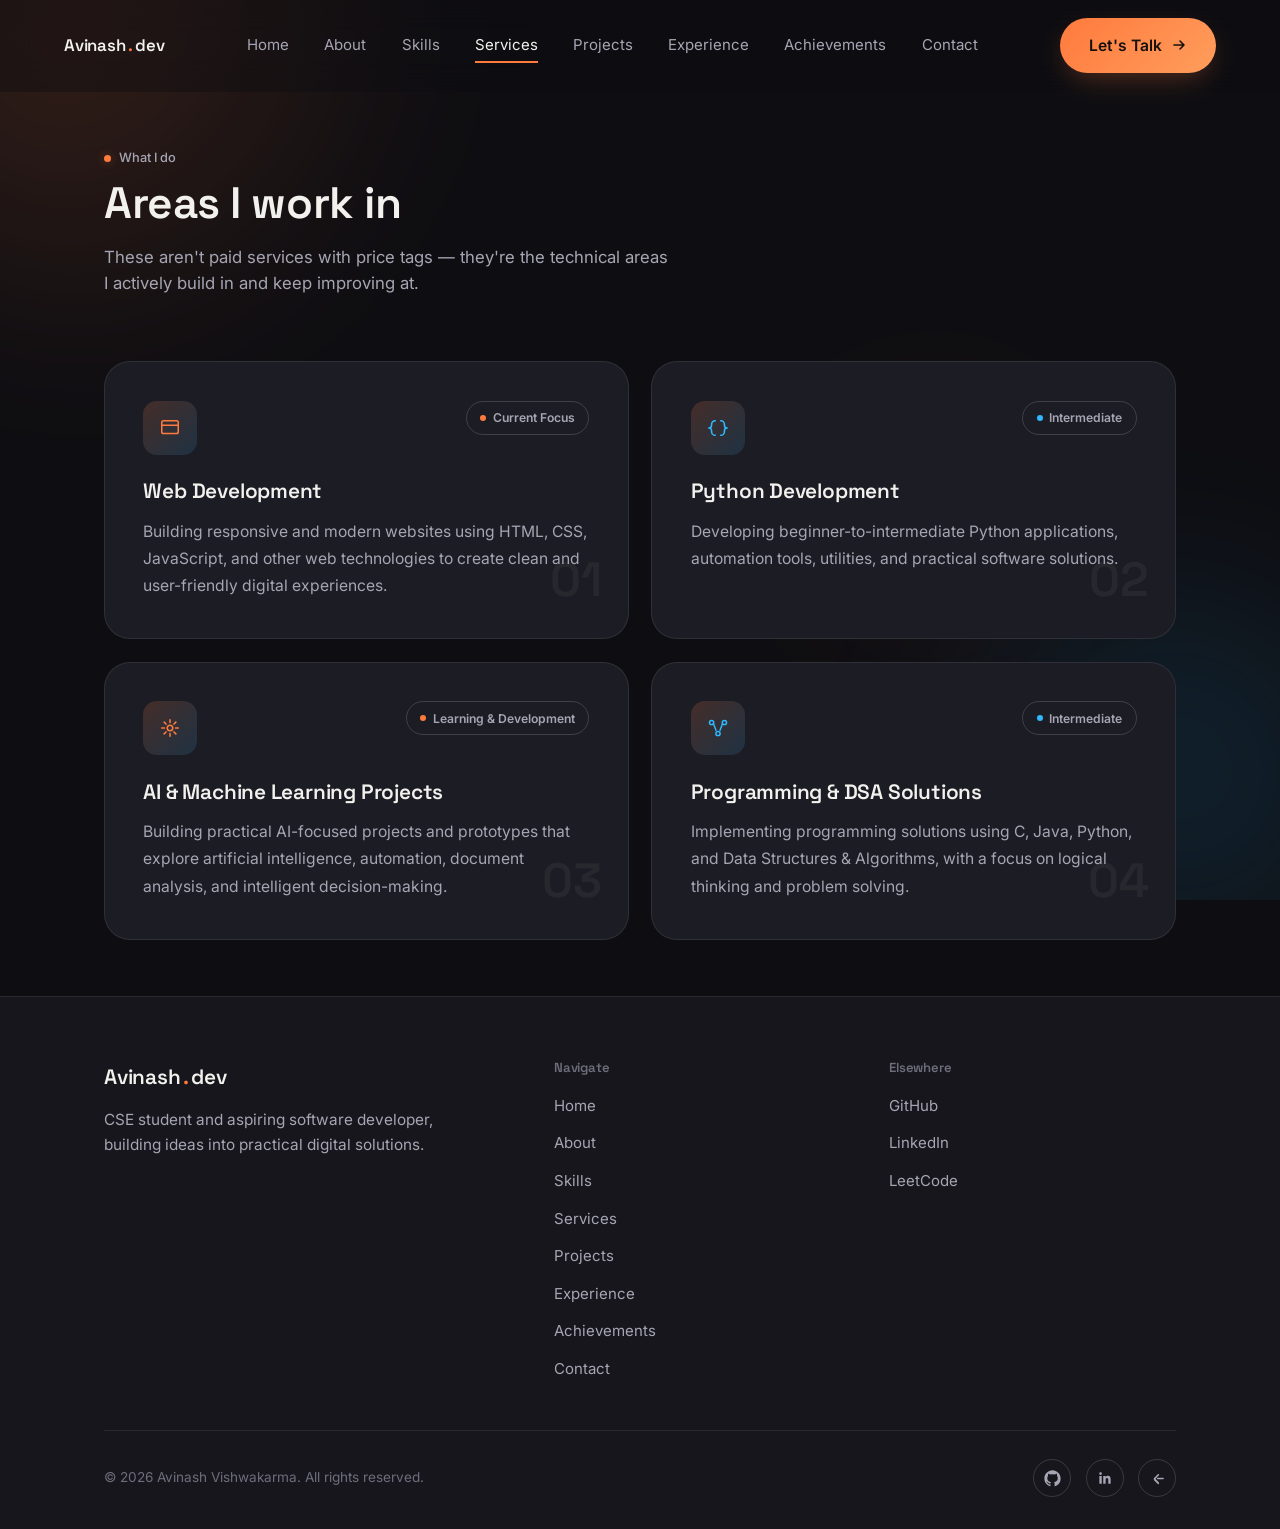
<file: services.html>
<!DOCTYPE html>
<html lang="en">
<head>
<meta charset="UTF-8">
<meta name="viewport" content="width=device-width, initial-scale=1.0">
<title>Services — Avinash Vishwakarma</title>
<meta name="description" content="Areas of expertise and technical services offered by Avinash Vishwakarma — Web Development, Python, AI & Machine Learning, and DSA.">

<link rel="preconnect" href="https://fonts.googleapis.com">
<link rel="preconnect" href="https://fonts.gstatic.com" crossorigin>
<link href="https://fonts.googleapis.com/css2?family=Space+Grotesk:wght@500;600;700&family=Inter:wght@400;500;600&display=swap" rel="stylesheet">

<link rel="stylesheet" href="assets/css/base.css">
<link rel="stylesheet" href="assets/css/layout.css">
<link rel="stylesheet" href="assets/css/themes.css">
<link rel="stylesheet" href="assets/css/services.css">
</head>
<body class="page-services">

<div class="ambient" aria-hidden="true">
  <div class="blob blob-1"></div>
  <div class="blob blob-2"></div>
  <div class="blob blob-3"></div>
</div>

<!-- ============ NAV ============ -->
<header class="site-nav">
  <a href="index.html" class="nav-mark">Avinash<span class="dot">.</span>dev</a>
  <nav class="nav-links">
    <a href="index.html">Home</a>
    <a href="about.html">About</a>
    <a href="skills.html">Skills</a>
    <a href="services.html" class="is-active">Services</a>
    <a href="projects.html">Projects</a>
    <a href="experience.html">Experience</a>
    <a href="achievements.html">Achievements</a>
    <a href="contact.html">Contact</a>
  </nav>
  <div class="nav-cta">
    <a href="contact.html" class="btn btn-primary">
      Let's Talk
      <svg width="16" height="16" viewBox="0 0 16 16" fill="none"><path d="M3 8h10M9 4l4 4-4 4" stroke="currentColor" stroke-width="1.6" stroke-linecap="round" stroke-linejoin="round"/></svg>
    </a>
    <button class="nav-toggle" aria-label="Toggle menu">
      <span></span><span></span><span></span>
    </button>
  </div>
</header>

<main>

  <!-- ============ PAGE HEADER ============ -->
  <section class="services-hero">
    <div class="wrap">
      <div class="section-head reveal is-visible">
        <span class="eyebrow-tag" id="services-eyebrow">What I do</span>
        <h2 id="services-heading">Areas I work in</h2>
        <p id="services-intro">These aren't paid services with price tags — they're the technical areas I actively build in and keep improving at.</p>
      </div>

      <div class="services-grid" id="services-grid">

        <div class="service-card reveal">
          <div class="service-top">
            <div class="service-icon">
              <svg width="24" height="24" viewBox="0 0 24 24" fill="none"><rect x="3" y="4" width="18" height="14" rx="2" stroke="currentColor" stroke-width="1.7"/><path d="M3 9h18" stroke="currentColor" stroke-width="1.7"/></svg>
            </div>
            <span class="service-label">Current Focus</span>
          </div>
          <h3>Web Development</h3>
          <p>Building responsive and modern websites using HTML, CSS, JavaScript, and other web technologies to create clean and user-friendly digital experiences.</p>
          <span class="service-index">01</span>
        </div>

        <div class="service-card reveal">
          <div class="service-top">
            <div class="service-icon">
              <svg width="24" height="24" viewBox="0 0 24 24" fill="none"><path d="M9 4a4 4 0 0 0-4 4v1a3 3 0 0 1-3 3 3 3 0 0 1 3 3v1a4 4 0 0 0 4 4M15 4a4 4 0 0 1 4 4v1a3 3 0 0 0 3 3 3 3 0 0 0-3 3v1a4 4 0 0 1-4 4" stroke="currentColor" stroke-width="1.7" stroke-linecap="round" stroke-linejoin="round"/></svg>
            </div>
            <span class="service-label">Intermediate</span>
          </div>
          <h3>Python Development</h3>
          <p>Developing beginner-to-intermediate Python applications, automation tools, utilities, and practical software solutions.</p>
          <span class="service-index">02</span>
        </div>

        <div class="service-card reveal">
          <div class="service-top">
            <div class="service-icon">
              <svg width="24" height="24" viewBox="0 0 24 24" fill="none"><circle cx="12" cy="12" r="3" stroke="currentColor" stroke-width="1.7"/><path d="M12 3v3M12 18v3M3 12h3M18 12h3M5.6 5.6l2.1 2.1M16.3 16.3l2.1 2.1M5.6 18.4l2.1-2.1M16.3 7.7l2.1-2.1" stroke="currentColor" stroke-width="1.7" stroke-linecap="round"/></svg>
            </div>
            <span class="service-label">Learning &amp; Development</span>
          </div>
          <h3>AI &amp; Machine Learning Projects</h3>
          <p>Building practical AI-focused projects and prototypes that explore artificial intelligence, automation, document analysis, and intelligent decision-making.</p>
          <span class="service-index">03</span>
        </div>

        <div class="service-card reveal">
          <div class="service-top">
            <div class="service-icon">
              <svg width="24" height="24" viewBox="0 0 24 24" fill="none"><circle cx="5" cy="6" r="2.3" stroke="currentColor" stroke-width="1.6"/><circle cx="19" cy="6" r="2.3" stroke="currentColor" stroke-width="1.6"/><circle cx="12" cy="18" r="2.3" stroke="currentColor" stroke-width="1.6"/><path d="M7 7l3 8M17 7l-3 8" stroke="currentColor" stroke-width="1.6"/></svg>
            </div>
            <span class="service-label">Intermediate</span>
          </div>
          <h3>Programming &amp; DSA Solutions</h3>
          <p>Implementing programming solutions using C, Java, Python, and Data Structures &amp; Algorithms, with a focus on logical thinking and problem solving.</p>
          <span class="service-index">04</span>
        </div>

      </div>
    </div>
  </section>

</main>

<!-- ============ FOOTER ============ -->
<footer class="site-footer">
  <div class="wrap">
    <div class="footer-top">
      <div class="footer-brand">
        <div class="nav-mark">Avinash<span class="dot">.</span>dev</div>
        <p>CSE student and aspiring software developer, building ideas into practical digital solutions.</p>
      </div>
      <div class="footer-col">
        <h4>Navigate</h4>
        <ul>
          <li><a href="index.html">Home</a></li>
          <li><a href="about.html">About</a></li>
          <li><a href="skills.html">Skills</a></li>
          <li><a href="services.html">Services</a></li>
          <li><a href="projects.html">Projects</a></li>
          <li><a href="experience.html">Experience</a></li>
          <li><a href="achievements.html">Achievements</a></li>
          <li><a href="contact.html">Contact</a></li>
        </ul>
      </div>
      <div class="footer-col">
        <h4>Elsewhere</h4>
        <ul>
          <li><a href="https://github.com/" target="_blank" rel="noopener">GitHub</a></li>
          <li><a href="https://linkedin.com/" target="_blank" rel="noopener">LinkedIn</a></li>
          <li><a href="https://leetcode.com/" target="_blank" rel="noopener">LeetCode</a></li>
        </ul>
      </div>
    </div>
    <div class="footer-bottom">
      <p>&copy; <span id="year"></span> Avinash Vishwakarma. All rights reserved.</p>
      <div class="social-row">
        <a href="https://github.com/" target="_blank" rel="noopener" aria-label="GitHub">
          <svg width="17" height="17" viewBox="0 0 24 24" fill="currentColor"><path d="M12 .5C5.73.5.5 5.73.5 12a11.5 11.5 0 0 0 7.86 10.93c.57.1.78-.25.78-.55v-2.15c-3.2.7-3.87-1.4-3.87-1.4-.53-1.33-1.28-1.69-1.28-1.69-1.05-.72.08-.7.08-.7 1.16.08 1.77 1.19 1.77 1.19 1.03 1.76 2.7 1.25 3.36.96.1-.75.4-1.25.73-1.54-2.56-.29-5.26-1.28-5.26-5.7 0-1.26.45-2.29 1.19-3.1-.12-.29-.52-1.46.11-3.05 0 0 .97-.31 3.18 1.18a11 11 0 0 1 5.8 0c2.2-1.49 3.17-1.18 3.17-1.18.64 1.59.24 2.76.12 3.05.74.81 1.18 1.84 1.18 3.1 0 4.43-2.7 5.4-5.28 5.69.42.36.78 1.08.78 2.18v3.24c0 .3.2.66.79.55A11.5 11.5 0 0 0 23.5 12C23.5 5.73 18.27.5 12 .5z"/></svg>
        </a>
        <a href="https://linkedin.com/" target="_blank" rel="noopener" aria-label="LinkedIn">
          <svg width="16" height="16" viewBox="0 0 24 24" fill="currentColor"><path d="M20.45 20.45h-3.55v-5.57c0-1.33-.02-3.03-1.85-3.03-1.86 0-2.14 1.45-2.14 2.94v5.66H9.36V9h3.41v1.56h.05c.47-.9 1.63-1.85 3.36-1.85 3.6 0 4.27 2.37 4.27 5.45v6.29zM5.34 7.43a2.06 2.06 0 1 1 0-4.12 2.06 2.06 0 0 1 0 4.12zM7.12 20.45H3.56V9h3.56v11.45z"/></svg>
        </a>
        <a href="https://leetcode.com/" target="_blank" rel="noopener" aria-label="LeetCode">
          <svg width="17" height="17" viewBox="0 0 24 24" fill="currentColor"><path d="M13.98 19.86c-.42.43-1.12.43-1.55 0l-5.02-5.02a2.7 2.7 0 0 1 0-3.83l5.02-5.02c.43-.43 1.13-.43 1.55 0 .43.42.43 1.12 0 1.55L9.64 12.1a.8.8 0 0 0 0 1.13l4.34 4.34c.43.43.43 1.13 0 1.55zM21 12a1.1 1.1 0 0 1-1.1 1.1h-7.6a1.1 1.1 0 0 1 0-2.2h7.6c.6 0 1.1.5 1.1 1.1z"/></svg>
        </a>
        <a href="#" target="_blank" rel="noopener" aria-label="WhatsApp" style="display:none;">
          <svg width="17" height="17" viewBox="0 0 24 24" fill="currentColor"><path d="M17.5 14.4c-.3-.1-1.7-.9-2-1-.3-.1-.5-.1-.7.1-.2.3-.8 1-.9 1.2-.2.2-.3.2-.6.1-.3-.1-1.2-.5-2.3-1.5-.9-.8-1.4-1.7-1.6-2-.2-.3 0-.5.1-.6.1-.1.3-.3.4-.5.1-.1.2-.3.3-.4.1-.2 0-.4 0-.5C10.1 9 9.6 7.8 9.4 7.3c-.2-.5-.4-.4-.6-.4h-.5c-.2 0-.5.1-.7.3-.3.3-1 1-1 2.4s1 2.8 1.2 3c.1.2 2.1 3.2 5 4.5.7.3 1.3.5 1.7.6.7.2 1.4.2 1.9.1.6-.1 1.7-.7 2-1.4.2-.6.2-1.2.2-1.3-.1-.1-.3-.2-.6-.3z"/><path d="M12 2a10 10 0 0 0-8.6 15L2 22l5.2-1.4A10 10 0 1 0 12 2zm0 18.2c-1.6 0-3.2-.4-4.5-1.2l-.3-.2-3.1.8.8-3-.2-.3A8.2 8.2 0 1 1 12 20.2z"/></svg>
        </a>
      </div>
    </div>
  </div>
</footer>

<script src="assets/js/site-data.js"></script>
<script src="assets/js/content-loader.js"></script>
<script src="assets/js/main.js"></script>
</body>
</html>
</file>
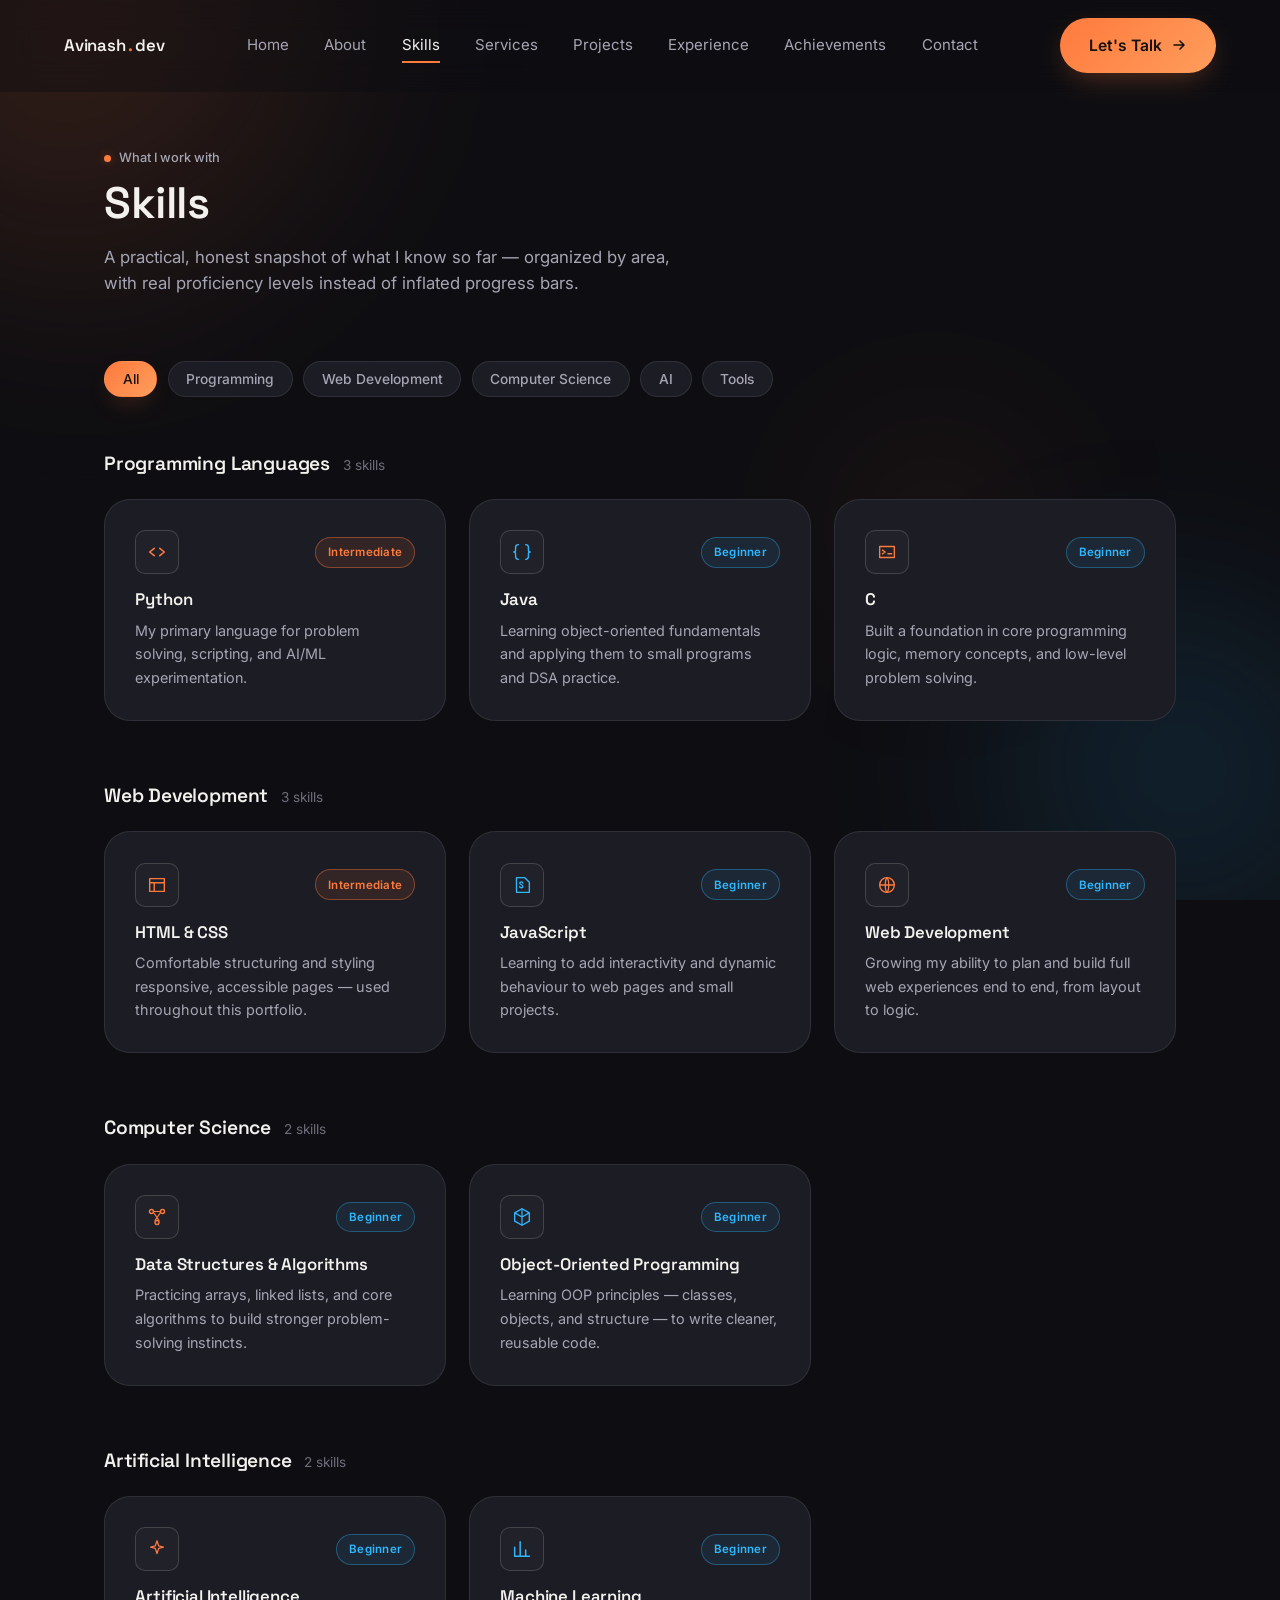
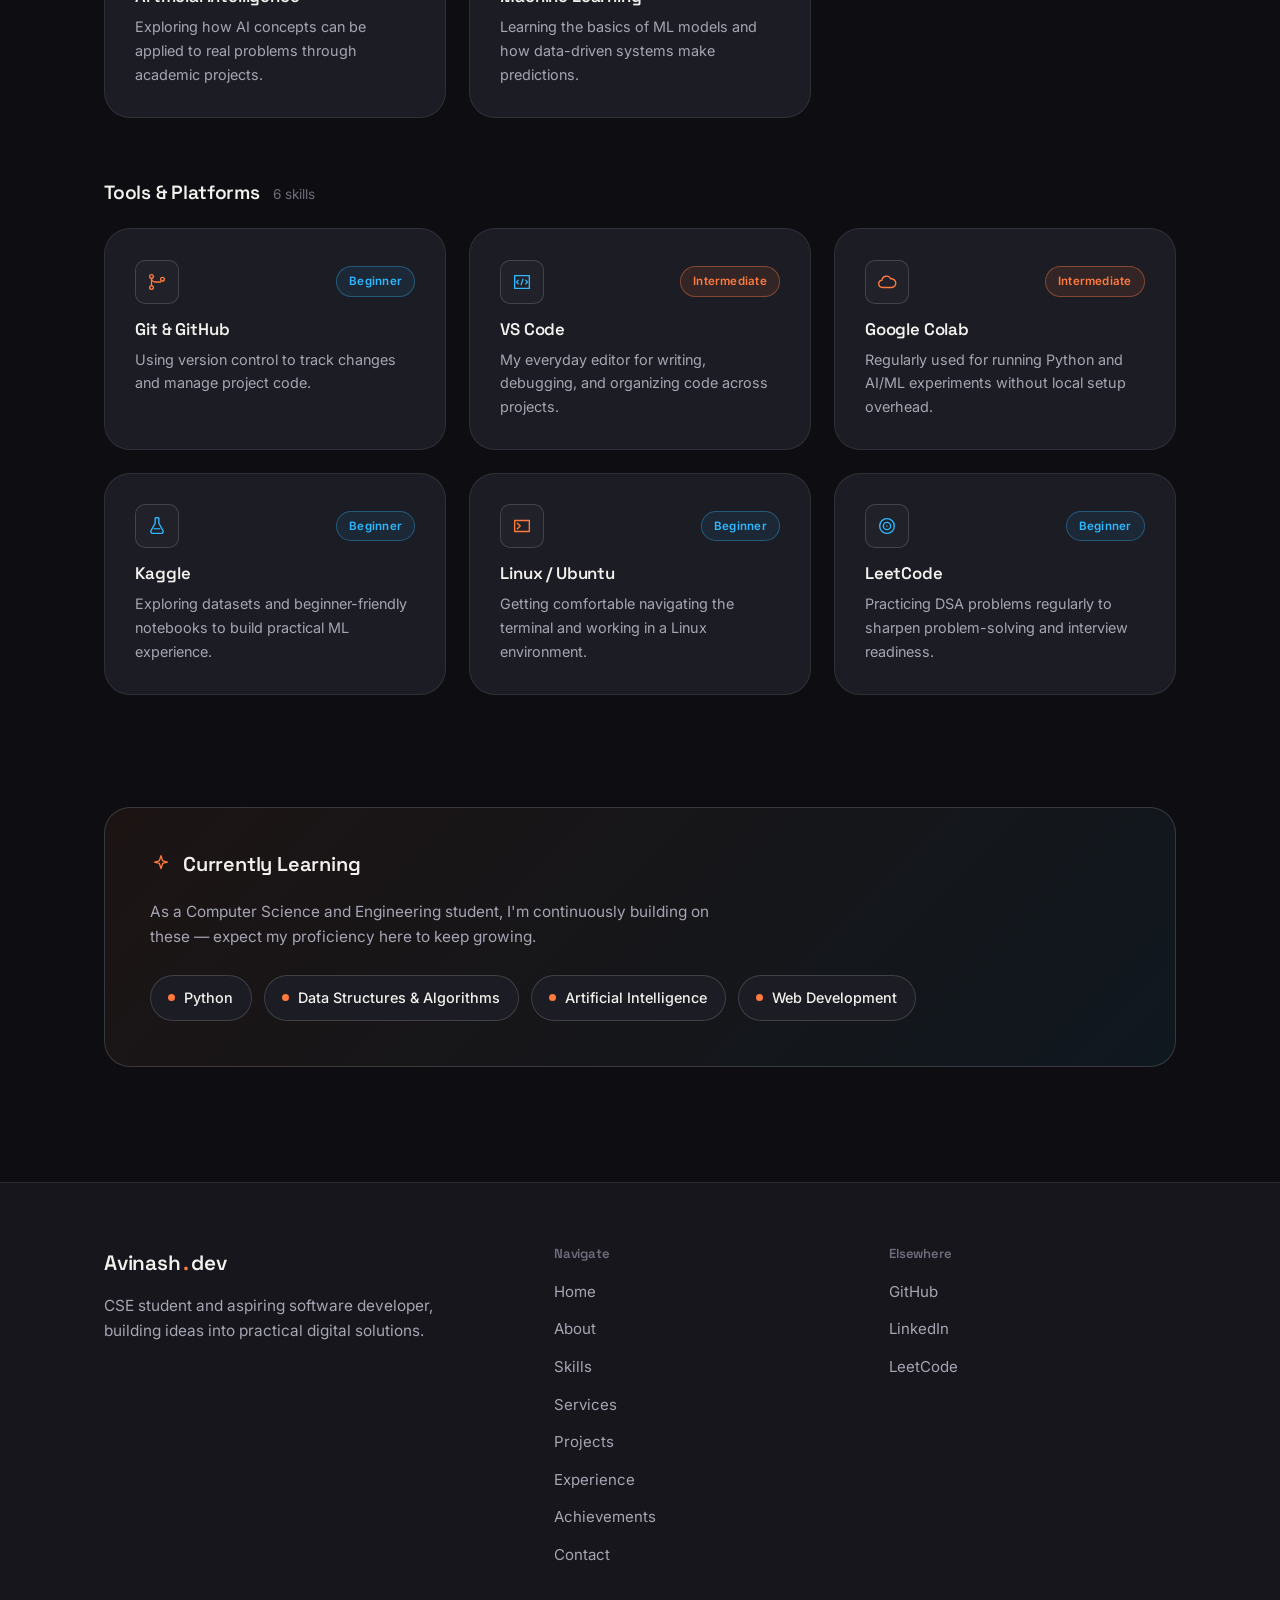
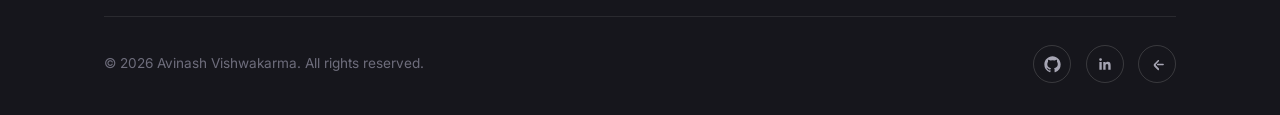
<file: skills.html>
<!DOCTYPE html>
<html lang="en">
<head>
<meta charset="UTF-8">
<meta name="viewport" content="width=device-width, initial-scale=1.0">
<title>Skills — Avinash Vishwakarma</title>
<meta name="description" content="Technical skills of Avinash Vishwakarma — programming languages, web development, AI/ML, and tools, with honest proficiency levels.">

<link rel="preconnect" href="https://fonts.googleapis.com">
<link rel="preconnect" href="https://fonts.gstatic.com" crossorigin>
<link href="https://fonts.googleapis.com/css2?family=Space+Grotesk:wght@500;600;700&family=Inter:wght@400;500;600&display=swap" rel="stylesheet">

<link rel="stylesheet" href="assets/css/base.css">
<link rel="stylesheet" href="assets/css/layout.css">
<link rel="stylesheet" href="assets/css/skills.css">
</head>
<body>

<div class="ambient" aria-hidden="true">
  <div class="blob blob-1"></div>
  <div class="blob blob-2"></div>
  <div class="blob blob-3"></div>
</div>

<!-- ============ NAV ============ -->
<header class="site-nav">
  <a href="index.html" class="nav-mark">Avinash<span class="dot">.</span>dev</a>
  <nav class="nav-links">
    <a href="index.html">Home</a>
    <a href="about.html">About</a>
    <a href="skills.html" class="is-active">Skills</a>
    <a href="services.html">Services</a>
    <a href="projects.html">Projects</a>
    <a href="experience.html">Experience</a>
    <a href="achievements.html">Achievements</a>
    <a href="contact.html">Contact</a>
  </nav>
  <div class="nav-cta">
    <a href="contact.html" class="btn btn-primary">
      Let's Talk
      <svg width="16" height="16" viewBox="0 0 16 16" fill="none"><path d="M3 8h10M9 4l4 4-4 4" stroke="currentColor" stroke-width="1.6" stroke-linecap="round" stroke-linejoin="round"/></svg>
    </a>
    <button class="nav-toggle" aria-label="Toggle menu">
      <span></span><span></span><span></span>
    </button>
  </div>
</header>

<main>

  <!-- ============ PAGE HEADER ============ -->
  <section class="skills-hero">
    <div class="wrap">
      <div class="section-head reveal is-visible">
        <span class="eyebrow-tag">What I work with</span>
        <h2>Skills</h2>
        <p>A practical, honest snapshot of what I know so far — organized by area, with real proficiency levels instead of inflated progress bars.</p>
      </div>

      <div class="skills-filters" id="skills-filters" aria-label="Filter skills by category"></div>

      <div id="skills-container">
        <!-- Rendered by assets/js/skills.js -->
      </div>
    </div>
  </section>

  <!-- ============ CURRENTLY LEARNING ============ -->
  <section class="learning-section">
    <div class="wrap">
      <div class="learning-panel reveal">
        <div class="learning-panel-head">
          <svg width="22" height="22" viewBox="0 0 24 24" fill="none"><path d="M12 3l1.8 5.6L19 10l-5.2 1.4L12 17l-1.8-5.6L5 10l5.2-1.4L12 3z" stroke="currentColor" stroke-width="1.5" stroke-linejoin="round"/></svg>
          <h3>Currently Learning</h3>
        </div>
        <p class="learning-sub">As a Computer Science and Engineering student, I'm continuously building on these — expect my proficiency here to keep growing.</p>
        <div class="learning-chips" id="learning-chips"></div>
      </div>
    </div>
  </section>

</main>

<!-- ============ FOOTER ============ -->
<footer class="site-footer">
  <div class="wrap">
    <div class="footer-top">
      <div class="footer-brand">
        <div class="nav-mark">Avinash<span class="dot">.</span>dev</div>
        <p>CSE student and aspiring software developer, building ideas into practical digital solutions.</p>
      </div>
      <div class="footer-col">
        <h4>Navigate</h4>
        <ul>
          <li><a href="index.html">Home</a></li>
          <li><a href="about.html">About</a></li>
          <li><a href="skills.html">Skills</a></li>
          <li><a href="services.html">Services</a></li>
          <li><a href="projects.html">Projects</a></li>
          <li><a href="experience.html">Experience</a></li>
          <li><a href="achievements.html">Achievements</a></li>
          <li><a href="contact.html">Contact</a></li>
        </ul>
      </div>
      <div class="footer-col">
        <h4>Elsewhere</h4>
        <ul>
          <li><a href="https://github.com/" target="_blank" rel="noopener">GitHub</a></li>
          <li><a href="https://linkedin.com/" target="_blank" rel="noopener">LinkedIn</a></li>
          <li><a href="https://leetcode.com/" target="_blank" rel="noopener">LeetCode</a></li>
        </ul>
      </div>
    </div>
    <div class="footer-bottom">
      <p>&copy; <span id="year"></span> Avinash Vishwakarma. All rights reserved.</p>
      <div class="social-row">
        <a href="https://github.com/" target="_blank" rel="noopener" aria-label="GitHub">
          <svg width="17" height="17" viewBox="0 0 24 24" fill="currentColor"><path d="M12 .5C5.73.5.5 5.73.5 12a11.5 11.5 0 0 0 7.86 10.93c.57.1.78-.25.78-.55v-2.15c-3.2.7-3.87-1.4-3.87-1.4-.53-1.33-1.28-1.69-1.28-1.69-1.05-.72.08-.7.08-.7 1.16.08 1.77 1.19 1.77 1.19 1.03 1.76 2.7 1.25 3.36.96.1-.75.4-1.25.73-1.54-2.56-.29-5.26-1.28-5.26-5.7 0-1.26.45-2.29 1.19-3.1-.12-.29-.52-1.46.11-3.05 0 0 .97-.31 3.18 1.18a11 11 0 0 1 5.8 0c2.2-1.49 3.17-1.18 3.17-1.18.64 1.59.24 2.76.12 3.05.74.81 1.18 1.84 1.18 3.1 0 4.43-2.7 5.4-5.28 5.69.42.36.78 1.08.78 2.18v3.24c0 .3.2.66.79.55A11.5 11.5 0 0 0 23.5 12C23.5 5.73 18.27.5 12 .5z"/></svg>
        </a>
        <a href="https://linkedin.com/" target="_blank" rel="noopener" aria-label="LinkedIn">
          <svg width="16" height="16" viewBox="0 0 24 24" fill="currentColor"><path d="M20.45 20.45h-3.55v-5.57c0-1.33-.02-3.03-1.85-3.03-1.86 0-2.14 1.45-2.14 2.94v5.66H9.36V9h3.41v1.56h.05c.47-.9 1.63-1.85 3.36-1.85 3.6 0 4.27 2.37 4.27 5.45v6.29zM5.34 7.43a2.06 2.06 0 1 1 0-4.12 2.06 2.06 0 0 1 0 4.12zM7.12 20.45H3.56V9h3.56v11.45z"/></svg>
        </a>
        <a href="https://leetcode.com/" target="_blank" rel="noopener" aria-label="LeetCode">
          <svg width="17" height="17" viewBox="0 0 24 24" fill="currentColor"><path d="M13.98 19.86c-.42.43-1.12.43-1.55 0l-5.02-5.02a2.7 2.7 0 0 1 0-3.83l5.02-5.02c.43-.43 1.13-.43 1.55 0 .43.42.43 1.12 0 1.55L9.64 12.1a.8.8 0 0 0 0 1.13l4.34 4.34c.43.43.43 1.13 0 1.55zM21 12a1.1 1.1 0 0 1-1.1 1.1h-7.6a1.1 1.1 0 0 1 0-2.2h7.6c.6 0 1.1.5 1.1 1.1z"/></svg>
        </a>
      </div>
    </div>
  </div>
</footer>

<script src="assets/js/skills-data.js"></script>
<script src="assets/js/main.js"></script>
<script src="assets/js/skills.js"></script>
</body>
</html>
</file>
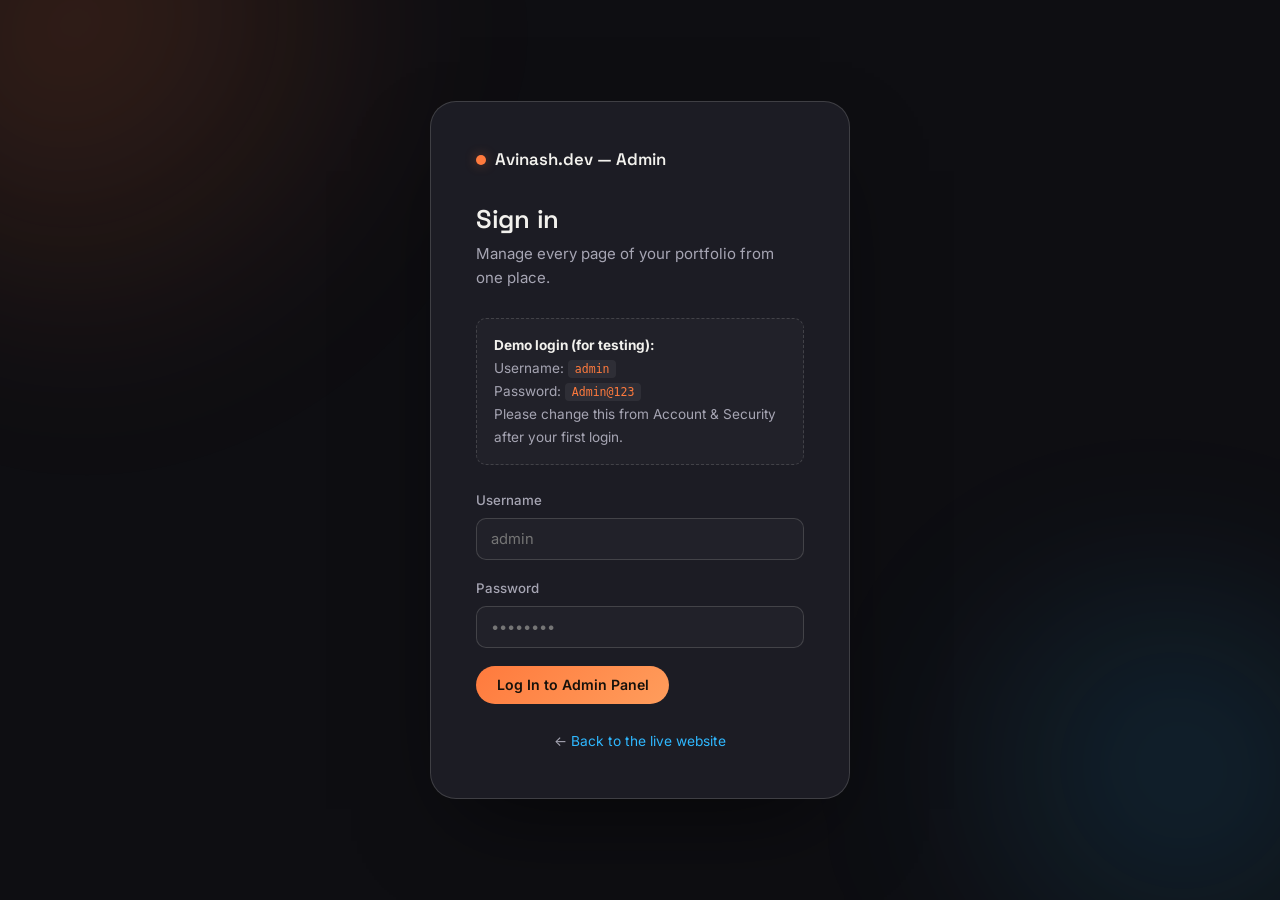
<file: admin/dashboard.html>
<!DOCTYPE html>
<html lang="en">
<head>
<meta charset="UTF-8">
<meta name="viewport" content="width=device-width, initial-scale=1.0">
<title>Admin Dashboard — Avinash Vishwakarma Portfolio</title>
<meta name="robots" content="noindex, nofollow">

<link rel="preconnect" href="https://fonts.googleapis.com">
<link rel="preconnect" href="https://fonts.gstatic.com" crossorigin>
<link href="https://fonts.googleapis.com/css2?family=Space+Grotesk:wght@500;600;700&family=Inter:wght@400;500;600&display=swap" rel="stylesheet">

<link rel="stylesheet" href="../assets/css/base.css">
<link rel="stylesheet" href="../assets/css/themes.css">
<link rel="stylesheet" href="css/admin.css">
</head>
<body class="admin-body">

<div class="mobile-topbar">
  <div class="login-mark"><span class="badge-dot"></span><span>Admin</span></div>
  <button class="btn-admin btn-admin-ghost btn-admin-sm" id="mobile-menu-btn">Menu</button>
</div>

<div class="admin-shell">

  <!-- ============ SIDEBAR ============ -->
  <aside class="admin-sidebar" id="admin-sidebar">
    <div class="login-mark">
      <span class="badge-dot"></span>
      <span>Avinash.dev — Admin</span>
    </div>

    <nav class="admin-nav">
      <button class="admin-nav-btn is-active" data-target="panel-overview">
        <svg width="17" height="17" viewBox="0 0 24 24" fill="none"><rect x="3" y="3" width="8" height="8" rx="1.5" stroke="currentColor" stroke-width="1.6"/><rect x="13" y="3" width="8" height="8" rx="1.5" stroke="currentColor" stroke-width="1.6"/><rect x="3" y="13" width="8" height="8" rx="1.5" stroke="currentColor" stroke-width="1.6"/><rect x="13" y="13" width="8" height="8" rx="1.5" stroke="currentColor" stroke-width="1.6"/></svg>
        Overview
      </button>
      <button class="admin-nav-btn" data-target="panel-home">
        <svg width="17" height="17" viewBox="0 0 24 24" fill="none"><path d="M3 11l9-7 9 7M5 10v9a1 1 0 0 0 1 1h4v-6h4v6h4a1 1 0 0 0 1-1v-9" stroke="currentColor" stroke-width="1.6" stroke-linejoin="round"/></svg>
        Home Page
      </button>
      <button class="admin-nav-btn" data-target="panel-about">
        <svg width="17" height="17" viewBox="0 0 24 24" fill="none"><circle cx="12" cy="8" r="3.2" stroke="currentColor" stroke-width="1.6"/><path d="M5 20c1.2-4 4-6 7-6s5.8 2 7 6" stroke="currentColor" stroke-width="1.6" stroke-linecap="round"/></svg>
        About Page
      </button>
      <button class="admin-nav-btn" data-target="panel-services">
        <svg width="17" height="17" viewBox="0 0 24 24" fill="none"><rect x="3" y="4" width="18" height="14" rx="2" stroke="currentColor" stroke-width="1.6"/><path d="M3 9h18" stroke="currentColor" stroke-width="1.6"/></svg>
        Services
      </button>
      <button class="admin-nav-btn" data-target="panel-achievements">
        <svg width="17" height="17" viewBox="0 0 24 24" fill="none"><path d="M12 2l2.4 4.86L20 7.7l-4 3.9.95 5.5L12 14.6l-4.95 2.5L8 11.6l-4-3.9 5.6-.84L12 2z" stroke="currentColor" stroke-width="1.5" stroke-linejoin="round"/></svg>
        Achievements
      </button>
      <button class="admin-nav-btn" data-target="panel-certifications">
        <svg width="17" height="17" viewBox="0 0 24 24" fill="none"><path d="M12 2l2.4 4.86L20 7.7l-4 3.9.95 5.5L12 14.6l-4.95 2.5L8 11.6l-4-3.9 5.6-.84L12 2z" stroke="currentColor" stroke-width="1.5" stroke-linejoin="round"/></svg>
        Certifications
      </button>
      <button class="admin-nav-btn" data-target="panel-projects">
        <svg width="17" height="17" viewBox="0 0 24 24" fill="none"><rect x="3" y="3" width="7" height="7" rx="1.3" stroke="currentColor" stroke-width="1.6"/><rect x="14" y="3" width="7" height="7" rx="1.3" stroke="currentColor" stroke-width="1.6"/><rect x="3" y="14" width="7" height="7" rx="1.3" stroke="currentColor" stroke-width="1.6"/><rect x="14" y="14" width="7" height="7" rx="1.3" stroke="currentColor" stroke-width="1.6"/></svg>
        Portfolio Projects
      </button>
      <button class="admin-nav-btn" data-target="panel-contact">
        <svg width="17" height="17" viewBox="0 0 24 24" fill="none"><rect x="3" y="5" width="18" height="14" rx="2" stroke="currentColor" stroke-width="1.6"/><path d="M3.5 6.5L12 13l8.5-6.5" stroke="currentColor" stroke-width="1.6" stroke-linecap="round" stroke-linejoin="round"/></svg>
        Contact &amp; Socials
      </button>
      <button class="admin-nav-btn" data-target="panel-images">
        <svg width="17" height="17" viewBox="0 0 24 24" fill="none"><rect x="3" y="4" width="18" height="16" rx="2" stroke="currentColor" stroke-width="1.6"/><circle cx="8.5" cy="9.5" r="1.5" stroke="currentColor" stroke-width="1.6"/><path d="M21 16l-5.5-5.5-8.5 8.5" stroke="currentColor" stroke-width="1.6" stroke-linejoin="round"/></svg>
        Images
      </button>
      <button class="admin-nav-btn" data-target="panel-theme">
        <svg width="17" height="17" viewBox="0 0 24 24" fill="none"><circle cx="12" cy="12" r="9" stroke="currentColor" stroke-width="1.6"/><path d="M12 3a9 9 0 0 0 0 18 4.5 4.5 0 0 0 0-9 2.2 2.2 0 0 1 0-4.4A4.5 4.5 0 0 0 12 3z" stroke="currentColor" stroke-width="1.6"/></svg>
        Theme
      </button>
      <button class="admin-nav-btn" data-target="panel-account">
        <svg width="17" height="17" viewBox="0 0 24 24" fill="none"><rect x="4" y="10" width="16" height="10" rx="2" stroke="currentColor" stroke-width="1.6"/><path d="M8 10V7a4 4 0 0 1 8 0v3" stroke="currentColor" stroke-width="1.6"/></svg>
        Account &amp; Security
      </button>
    </nav>

    <div class="admin-sidebar-footer">
      <a href="../index.html" target="_blank">View Live Site &#8599;</a>
      <a href="#" id="logout-btn">Log Out</a>
    </div>
  </aside>

  <!-- ============ MAIN ============ -->
  <main class="admin-main">

    <!-- OVERVIEW -->
    <section class="admin-panel-section is-active" id="panel-overview">
      <div class="admin-topbar">
        <div>
          <h1>Welcome back, Avinash</h1>
          <p>Everything you edit here updates the live site instantly, in this browser.</p>
        </div>
      </div>

      <div class="admin-summary-grid" id="overview-summary"></div>

      <div class="admin-card" style="margin-top:1.4rem;">
        <h2>How this works</h2>
        <p class="admin-card-desc" style="margin-bottom:0;">
          This Admin Panel saves your changes to this browser's local storage and the public pages read from
          that storage the moment they load — so edits appear instantly when you (or anyone using this same
          browser/device) open the site. Because this is a static website with no server or database, changes
          made here do <strong>not</strong> automatically appear for visitors on other devices unless you later
          connect a backend. See "Account &amp; Security" and the message shown after you download your project
          for the full explanation.
        </p>
      </div>
    </section>

    <!-- HOME PAGE -->
    <section class="admin-panel-section" id="panel-home">
      <div class="admin-topbar">
        <div><h1>Home Page</h1><p>Edit the hero text, stats, and featured project tiles.</p></div>
        <button class="btn-admin btn-admin-primary" data-save="home">Save Changes</button>
      </div>

      <div class="admin-card">
        <h2>Hero text</h2>
        <p class="admin-card-desc">Shown at the top of the Home page, next to your photo.</p>
        <div class="admin-field">
          <label>Eyebrow tag</label>
          <input type="text" id="home-eyebrow-input">
        </div>
        <div class="admin-field">
          <label>Role line</label>
          <input type="text" id="home-role-input">
        </div>
        <div class="admin-field">
          <label>Tagline</label>
          <input type="text" id="home-tagline-input">
        </div>
      </div>

      <div class="admin-card">
        <h2>Stats</h2>
        <p class="admin-card-desc">The 4 animated counters under the hero.</p>
        <div id="home-stats-editor"></div>
      </div>

      <div class="admin-card">
        <h2>Featured work (Home page tiles)</h2>
        <p class="admin-card-desc">These 6 tiles also control the thumbnails shown on the Home page. Upload an image to replace the placeholder gradient.</p>
        <div id="home-featured-editor"></div>
      </div>
    </section>

    <!-- ABOUT PAGE -->
    <section class="admin-panel-section" id="panel-about">
      <div class="admin-topbar">
        <div><h1>About Page</h1><p>Edit your story and page heading.</p></div>
        <button class="btn-admin btn-admin-primary" data-save="about">Save Changes</button>
      </div>

      <div class="admin-card">
        <h2>Page heading</h2>
        <div class="admin-field"><label>Eyebrow</label><input type="text" id="about-eyebrow-input"></div>
        <div class="admin-field"><label>Heading</label><input type="text" id="about-heading-input"></div>
        <div class="admin-field"><label>Intro line</label><input type="text" id="about-intro-input"></div>
      </div>

      <div class="admin-card">
        <h2>Your story</h2>
        <p class="admin-card-desc">Paragraph 1, paragraph 2, the highlighted quote, then paragraph 3 — in that order, matching the page layout.</p>
        <div class="admin-field"><label>Paragraph 1</label><textarea id="about-p1"></textarea></div>
        <div class="admin-field"><label>Paragraph 2</label><textarea id="about-p2"></textarea></div>
        <div class="admin-field"><label>Highlighted quote</label><textarea id="about-highlight"></textarea></div>
        <div class="admin-field"><label>Paragraph 3</label><textarea id="about-p3"></textarea></div>
      </div>
    </section>

    <!-- SERVICES -->
    <section class="admin-panel-section" id="panel-services">
      <div class="admin-topbar">
        <div><h1>Services</h1><p>Add, edit, or remove the areas of expertise shown on the Services page.</p></div>
        <button class="btn-admin btn-admin-primary" data-save="services">Save Changes</button>
      </div>

      <div class="admin-card">
        <h2>Page heading</h2>
        <div class="admin-field"><label>Eyebrow</label><input type="text" id="services-eyebrow-input"></div>
        <div class="admin-field"><label>Heading</label><input type="text" id="services-heading-input"></div>
        <div class="admin-field"><label>Intro line</label><textarea id="services-intro-input"></textarea></div>
      </div>

      <div class="admin-card">
        <h2>Service cards</h2>
        <p class="admin-card-desc">Leave "Price" blank to show the label badge instead (e.g. "Current Focus"). Fill it in if you'd like to show a price.</p>
        <div id="services-editor"></div>
        <button class="btn-admin btn-admin-ghost" id="add-service-btn">+ Add Service</button>
      </div>
    </section>

    <!-- ACHIEVEMENTS -->
    <section class="admin-panel-section" id="panel-achievements">
      <div class="admin-topbar">
        <div><h1>Awards &amp; Achievements</h1><p>Add, edit, or remove entries on your achievements timeline.</p></div>
        <button class="btn-admin btn-admin-primary" data-save="achievements">Save Changes</button>
      </div>

      <div class="admin-card">
        <h2>Page heading</h2>
        <div class="admin-field"><label>Eyebrow</label><input type="text" id="achievements-eyebrow-input"></div>
        <div class="admin-field"><label>Heading</label><input type="text" id="achievements-heading-input"></div>
        <div class="admin-field"><label>Intro line</label><textarea id="achievements-intro-input"></textarea></div>
      </div>

      <div class="admin-card">
        <h2>Achievements</h2>
        <div id="achievements-editor"></div>
        <button class="btn-admin btn-admin-ghost" id="add-achievement-btn">+ Add Achievement</button>
      </div>
    </section>

    <!-- CERTIFICATIONS -->
    <section class="admin-panel-section" id="panel-certifications">
      <div class="admin-topbar">
        <div><h1>Certifications</h1><p>Add, edit, or remove the certificates shown on your Achievements page.</p></div>
        <button class="btn-admin btn-admin-primary" data-save="certifications">Save Changes</button>
      </div>

      <div class="admin-card">
        <h2>Section heading</h2>
        <div class="admin-field"><label>Eyebrow</label><input type="text" id="certifications-eyebrow-input"></div>
        <div class="admin-field"><label>Heading</label><input type="text" id="certifications-heading-input"></div>
        <div class="admin-field"><label>Intro line</label><textarea id="certifications-intro-input"></textarea></div>
      </div>

      <div class="admin-card">
        <h2>Certificates</h2>
        <div id="certifications-editor"></div>
        <button class="btn-admin btn-admin-ghost" id="add-certification-btn">+ Add Certificate</button>
      </div>
    </section>

    <!-- PROJECTS -->
    <section class="admin-panel-section" id="panel-projects">
      <div class="admin-topbar">
        <div><h1>Portfolio Projects</h1><p>Add, edit, or remove projects shown on the Portfolio page.</p></div>
        <button class="btn-admin btn-admin-primary" data-save="projects">Save Changes</button>
      </div>

      <div class="admin-card">
        <h2>Page heading</h2>
        <div class="admin-field"><label>Eyebrow</label><input type="text" id="projects-eyebrow-input"></div>
        <div class="admin-field"><label>Heading</label><input type="text" id="projects-heading-input"></div>
        <div class="admin-field"><label>Intro line</label><textarea id="projects-intro-input"></textarea></div>
      </div>

      <div class="admin-card">
        <h2>Projects</h2>
        <p class="admin-card-desc">Category must be one of: Web Development, AI &amp; Machine Learning, or Other Projects — this controls which filter tab the project appears under.</p>
        <div id="projects-editor"></div>
        <button class="btn-admin btn-admin-ghost" id="add-project-btn">+ Add Project</button>
      </div>
    </section>

    <!-- CONTACT & SOCIALS -->
    <section class="admin-panel-section" id="panel-contact">
      <div class="admin-topbar">
        <div><h1>Contact &amp; Socials</h1><p>Update your contact details — used across every page of the site.</p></div>
        <button class="btn-admin btn-admin-primary" data-save="contact">Save Changes</button>
      </div>

      <div class="admin-card">
        <h2>Contact Page text</h2>
        <div class="admin-field"><label>Eyebrow</label><input type="text" id="contact-eyebrow-input"></div>
        <div class="admin-field"><label>Heading</label><input type="text" id="contact-heading-input"></div>
        <div class="admin-field"><label>Intro line</label><textarea id="contact-intro-input"></textarea></div>
      </div>

      <div class="admin-card">
        <h2>Contact details</h2>
        <p class="admin-card-desc">These update the footer, Contact page cards, and the contact form on every page.</p>
        <div class="admin-grid-2">
          <div class="admin-field"><label>Email address</label><input type="email" id="site-email-input"></div>
          <div class="admin-field"><label>WhatsApp number <span style="color:var(--text-muted);">(with country code, e.g. +91XXXXXXXXXX)</span></label><input type="tel" id="site-whatsapp-input"></div>
          <div class="admin-field"><label>LinkedIn URL</label><input type="url" id="site-linkedin-input"></div>
          <div class="admin-field"><label>GitHub URL</label><input type="url" id="site-github-input"></div>
          <div class="admin-field"><label>LeetCode URL</label><input type="url" id="site-leetcode-input"></div>
        </div>
        <p class="admin-field-hint">Leave WhatsApp blank to hide the WhatsApp icon site-wide. More social platforms can be wired in later the same way if you'd like — just ask.</p>
      </div>
    </section>

    <!-- IMAGES -->
    <section class="admin-panel-section" id="panel-images">
      <div class="admin-topbar">
        <div><h1>Images</h1><p>Upload or change images used across the site.</p></div>
      </div>

      <div class="admin-card">
        <h2>Profile photo</h2>
        <p class="admin-card-desc">Shown in the Home page hero. Square or portrait photos work best.</p>
        <div class="admin-image-row">
          <div class="admin-item-thumb" id="profile-thumb-preview"><img src="../assets/img/profile-placeholder.svg" alt=""></div>
          <div>
            <input type="file" accept="image/*" class="admin-file-input" id="profile-photo-input">
            <p class="admin-field-hint">Images are automatically resized to keep the site fast.</p>
          </div>
        </div>
        <button class="btn-admin btn-admin-primary" id="save-profile-photo-btn">Save Profile Photo</button>
      </div>

      <div class="admin-card">
        <h2>Home page featured thumbnails &amp; Portfolio project images</h2>
        <p class="admin-card-desc">These are managed from their own sections, since each image belongs to a specific tile. Go to <strong>Home Page</strong> for the 6 featured tiles, or <strong>Portfolio Projects</strong> for each project's image.</p>
      </div>
    </section>

    <!-- THEME -->
    <section class="admin-panel-section" id="panel-theme">
      <div class="admin-topbar">
        <div><h1>Color Theme</h1><p>Choose the color theme for the entire live website.</p></div>
      </div>

      <div class="admin-card">
        <div class="theme-grid" id="theme-grid"></div>
      </div>
    </section>

    <!-- ACCOUNT & SECURITY -->
    <section class="admin-panel-section" id="panel-account">
      <div class="admin-topbar">
        <div><h1>Account &amp; Security</h1><p>Change your Admin Panel login credentials.</p></div>
      </div>

      <div class="admin-card" id="default-creds-warning" style="border-color: rgba(255,122,61,0.4);">
        <h2 style="color: var(--orange);">You're still using the default demo password</h2>
        <p class="admin-card-desc" style="margin-bottom:0;">Before this website goes live, change the username and password below. Anyone who knows the default demo credentials could otherwise log in to this panel.</p>
      </div>

      <div class="admin-card">
        <h2>Change login credentials</h2>
        <div class="admin-field"><label>Current password</label><input type="password" id="current-password-input"></div>
        <div class="admin-field"><label>New username</label><input type="text" id="new-username-input"></div>
        <div class="admin-field"><label>New password</label><input type="password" id="new-password-input"></div>
        <div class="admin-field"><label>Confirm new password</label><input type="password" id="confirm-password-input"></div>
        <div class="login-error" id="account-error" style="display:none;"></div>
        <button class="btn-admin btn-admin-primary" id="change-credentials-btn">Update Credentials</button>
      </div>

      <div class="admin-card">
        <h2>Reset all content</h2>
        <p class="admin-card-desc">This clears every edit made in this browser and restores the site's original default content. This cannot be undone.</p>
        <button class="btn-admin btn-admin-danger" id="reset-content-btn">Reset All Content to Defaults</button>
      </div>
    </section>

  </main>
</div>

<div class="admin-toast" id="admin-toast">Saved — the live site is updated.</div>

<script src="../assets/js/site-data.js"></script>
<script src="auth.js"></script>
<script src="js/dashboard.js"></script>
</body>
</html>
</file>
<file: assets/css/base.css>
/* ============================================================
   AVINASH VISHWAKARMA — PORTFOLIO
   Design tokens & base reset
   ============================================================ */

:root {
  /* Color */
  --bg-void:      #0E0E12;
  --bg-charcoal:  #16161C;
  --bg-panel:     #1C1C24;
  --bg-panel-alt: #212129;
  --line:         rgba(242, 241, 237, 0.09);
  --line-strong:  rgba(242, 241, 237, 0.16);

  --text-primary:   #F2F1ED;
  --text-secondary: #A6A5B3;
  --text-muted:     #6E6D7C;

  --orange:      #FF7A3D;
  --orange-dim:  #C9581F;
  --blue:        #2FB8FF;
  --blue-dim:    #1A7FB0;

  --orange-glow: rgba(255, 122, 61, 0.35);
  --blue-glow:   rgba(47, 184, 255, 0.30);

  /* Type */
  --font-display: 'Space Grotesk', 'Inter', sans-serif;
  --font-body: 'Inter', sans-serif;

  /* Layout */
  --max-w: 1200px;
  --edge: clamp(1.5rem, 5vw, 4rem);
  --radius-sm: 10px;
  --radius-md: 16px;
  --radius-lg: 26px;

  --ease-out: cubic-bezier(0.16, 1, 0.3, 1);
}

* { box-sizing: border-box; }

html {
  scroll-behavior: smooth;
}

@media (prefers-reduced-motion: reduce) {
  html { scroll-behavior: auto; }
  *, *::before, *::after {
    animation-duration: 0.001ms !important;
    animation-iteration-count: 1 !important;
    transition-duration: 0.001ms !important;
    scroll-behavior: auto !important;
  }
}

body {
  margin: 0;
  background: var(--bg-void);
  color: var(--text-primary);
  font-family: var(--font-body);
  font-size: 16px;
  line-height: 1.6;
  -webkit-font-smoothing: antialiased;
  overflow-x: hidden;
}

img { max-width: 100%; display: block; }

a {
  color: inherit;
  text-decoration: none;
}

h1, h2, h3, h4 {
  font-family: var(--font-display);
  font-weight: 600;
  line-height: 1.1;
  margin: 0;
  letter-spacing: -0.01em;
}

p { margin: 0; }

ul { list-style: none; margin: 0; padding: 0; }

button {
  font-family: inherit;
  cursor: pointer;
  border: none;
  background: none;
  color: inherit;
}

section {
  position: relative;
  padding: clamp(4rem, 9vw, 7.5rem) 0;
}

.wrap {
  max-width: var(--max-w);
  margin: 0 auto;
  padding: 0 var(--edge);
  position: relative;
}

.eyebrow-tag {
  display: inline-flex;
  align-items: center;
  gap: 0.5rem;
  font-size: 0.8rem;
  color: var(--text-secondary);
  font-weight: 500;
}

.eyebrow-tag::before {
  content: "";
  width: 7px;
  height: 7px;
  border-radius: 50%;
  background: var(--orange);
  box-shadow: 0 0 10px var(--orange-glow);
}

.section-head {
  max-width: 620px;
  margin-bottom: clamp(2.5rem, 6vw, 4rem);
}

.section-head h2 {
  font-size: clamp(1.9rem, 3.6vw, 2.75rem);
  margin-top: 0.6rem;
}

.section-head p {
  color: var(--text-secondary);
  font-size: 1.05rem;
  margin-top: 1rem;
  max-width: 52ch;
}

/* Buttons */
.btn {
  display: inline-flex;
  align-items: center;
  gap: 0.6rem;
  padding: 0.95rem 1.8rem;
  border-radius: 999px;
  font-weight: 600;
  font-size: 0.98rem;
  transition: transform 0.35s var(--ease-out), box-shadow 0.35s var(--ease-out), background 0.35s var(--ease-out);
}

.btn-primary {
  background: linear-gradient(135deg, var(--orange), #FF9D5C);
  color: #16110B;
  box-shadow: 0 10px 30px -8px var(--orange-glow);
}

.btn-primary:hover {
  transform: translateY(-2px);
  box-shadow: 0 14px 36px -6px var(--orange-glow);
}

.btn-ghost {
  border: 1px solid var(--line-strong);
  color: var(--text-primary);
}

.btn-ghost:hover {
  border-color: var(--blue);
  background: rgba(47, 184, 255, 0.08);
}

.btn-ghost svg, .btn-primary svg {
  transition: transform 0.35s var(--ease-out);
}

.btn:hover svg {
  transform: translateX(3px);
}

/* Reveal-on-scroll (single deliberate pattern, used for section headers only) */
.reveal {
  opacity: 0;
  transform: translateY(28px);
  transition: opacity 0.9s var(--ease-out), transform 0.9s var(--ease-out);
}

.reveal.is-visible {
  opacity: 1;
  transform: translateY(0);
}

/* Ambient background blobs */
.ambient {
  position: fixed;
  inset: 0;
  z-index: -1;
  overflow: hidden;
  pointer-events: none;
}

.blob {
  position: absolute;
  border-radius: 50%;
  filter: blur(90px);
  opacity: 0.55;
  will-change: transform;
}

.blob-1 {
  width: 46vw;
  height: 46vw;
  background: radial-gradient(circle at 30% 30%, var(--orange-glow), transparent 70%);
  top: -14vw;
  left: -10vw;
  animation: drift1 26s ease-in-out infinite;
}

.blob-2 {
  width: 38vw;
  height: 38vw;
  background: radial-gradient(circle at 60% 40%, var(--blue-glow), transparent 70%);
  bottom: -12vw;
  right: -8vw;
  animation: drift2 32s ease-in-out infinite;
}

.blob-3 {
  width: 26vw;
  height: 26vw;
  background: radial-gradient(circle, var(--orange-glow), transparent 72%);
  top: 40%;
  left: 60%;
  opacity: 0.28;
  animation: drift3 22s ease-in-out infinite;
}

@keyframes drift1 {
  0%, 100% { transform: translate(0, 0) scale(1); }
  50% { transform: translate(4vw, 5vw) scale(1.12); }
}

@keyframes drift2 {
  0%, 100% { transform: translate(0, 0) scale(1); }
  50% { transform: translate(-5vw, -3vw) scale(1.08); }
}

@keyframes drift3 {
  0%, 100% { transform: translate(0, 0) scale(1); opacity: 0.22; }
  50% { transform: translate(-3vw, 4vw) scale(1.2); opacity: 0.32; }
}

/* Scrollbar */
::selection { background: var(--orange); color: #16110B; }
</file>
<file: assets/css/themes.css>
/* ============================================================
   THEME SYSTEM
   Each theme overrides the same set of CSS variables defined
   in base.css. Applied by setting data-theme on <html> —
   content-loader.js does this on every page based on the
   theme saved in the Admin Panel.
   ============================================================ */

html[data-theme="charcoal-orange"] {
  /* This is the default look already defined in base.css — listed
     explicitly so it's a real switchable option, not just "no theme". */
  --bg-void:      #0E0E12;
  --bg-charcoal:  #16161C;
  --bg-panel:     #1C1C24;
  --bg-panel-alt: #212129;
  --orange:      #FF7A3D;
  --orange-dim:  #C9581F;
  --blue:        #2FB8FF;
  --blue-dim:    #1A7FB0;
  --orange-glow: rgba(255, 122, 61, 0.35);
  --blue-glow:   rgba(47, 184, 255, 0.30);
}

html[data-theme="midnight-blue"] {
  --bg-void:      #0A0E1A;
  --bg-charcoal:  #101524;
  --bg-panel:     #161C2E;
  --bg-panel-alt: #1B2236;
  --orange:      #4C7DFF;
  --orange-dim:  #3358C9;
  --blue:        #34E0D8;
  --blue-dim:    #1FA69E;
  --orange-glow: rgba(76, 125, 255, 0.35);
  --blue-glow:   rgba(52, 224, 216, 0.28);
}

html[data-theme="slate-purple"] {
  --bg-void:      #100E17;
  --bg-charcoal:  #16131F;
  --bg-panel:     #1C1826;
  --bg-panel-alt: #221D2E;
  --orange:      #B084F5;
  --orange-dim:  #7E56C4;
  --blue:        #FF6FB5;
  --blue-dim:    #C94F8B;
  --orange-glow: rgba(176, 132, 245, 0.35);
  --blue-glow:   rgba(255, 111, 181, 0.28);
}

html[data-theme="emerald-dark"] {
  --bg-void:      #0B1210;
  --bg-charcoal:  #111A17;
  --bg-panel:     #16211D;
  --bg-panel-alt: #1B2723;
  --orange:      #2FD98A;
  --orange-dim:  #1FA669;
  --blue:        #3FC7E8;
  --blue-dim:    #2691A8;
  --orange-glow: rgba(47, 217, 138, 0.32);
  --blue-glow:   rgba(63, 199, 232, 0.28);
}
</file>
<file: admin/css/admin.css>
/* ============================================================
   ADMIN PANEL styling — same brand system as the public site,
   restyled as a functional dashboard rather than a showcase page.
   ============================================================ */

* { box-sizing: border-box; }

body.admin-body {
  margin: 0;
  background: var(--bg-void);
  color: var(--text-primary);
  font-family: var(--font-body);
  min-height: 100vh;
}

/* ---------- Login screen ---------- */
.login-screen {
  min-height: 100vh;
  display: flex;
  align-items: center;
  justify-content: center;
  padding: 2rem;
  position: relative;
}

.login-card {
  width: 100%;
  max-width: 420px;
  background: var(--bg-panel);
  border: 1px solid var(--line-strong);
  border-radius: var(--radius-lg);
  padding: clamp(2rem, 5vw, 2.8rem);
  position: relative;
  z-index: 1;
  box-shadow: 0 40px 90px -30px rgba(0,0,0,0.6);
}

.login-mark {
  display: flex;
  align-items: center;
  gap: 0.6rem;
  margin-bottom: 2rem;
}

.login-mark .badge-dot {
  width: 10px;
  height: 10px;
  border-radius: 50%;
  background: var(--orange);
  box-shadow: 0 0 12px var(--orange-glow);
}

.login-mark span {
  font-family: var(--font-display);
  font-weight: 600;
  font-size: 1.05rem;
}

.login-card h1 {
  font-family: var(--font-display);
  font-size: 1.6rem;
  margin: 0 0 0.5rem;
}

.login-card > p {
  color: var(--text-secondary);
  font-size: 0.94rem;
  margin: 0 0 1.8rem;
}

.login-demo-box {
  background: var(--bg-panel-alt);
  border: 1px dashed var(--line-strong);
  border-radius: var(--radius-sm);
  padding: 0.9rem 1.1rem;
  margin-bottom: 1.6rem;
  font-size: 0.85rem;
  color: var(--text-secondary);
  line-height: 1.7;
}

.login-demo-box strong { color: var(--text-primary); }
.login-demo-box code {
  background: rgba(255,255,255,0.06);
  padding: 0.1rem 0.4rem;
  border-radius: 4px;
  color: var(--orange);
  font-size: 0.85em;
}

.login-error {
  display: none;
  background: rgba(255,107,107,0.1);
  border: 1px solid rgba(255,107,107,0.4);
  color: #ff9d9d;
  font-size: 0.86rem;
  padding: 0.7rem 1rem;
  border-radius: var(--radius-sm);
  margin-bottom: 1.2rem;
}

.login-error.is-visible { display: block; }

.login-card .btn { width: 100%; justify-content: center; margin-top: 0.5rem; }

.login-back {
  display: inline-block;
  margin-top: 1.6rem;
  font-size: 0.86rem;
  color: var(--text-secondary);
  text-align: center;
  width: 100%;
}

.login-back a { color: var(--blue); }

/* ---------- Dashboard shell ---------- */
.admin-shell {
  display: grid;
  grid-template-columns: 260px 1fr;
  min-height: 100vh;
}

.admin-sidebar {
  background: var(--bg-charcoal);
  border-right: 1px solid var(--line);
  padding: 1.6rem 1.1rem;
  display: flex;
  flex-direction: column;
  position: sticky;
  top: 0;
  height: 100vh;
  overflow-y: auto;
}

.admin-sidebar .login-mark { padding: 0 0.5rem; margin-bottom: 2rem; }

.admin-nav {
  display: flex;
  flex-direction: column;
  gap: 0.2rem;
  flex: 1;
}

.admin-nav-btn {
  display: flex;
  align-items: center;
  gap: 0.7rem;
  padding: 0.75rem 0.9rem;
  border-radius: var(--radius-sm);
  color: var(--text-secondary);
  font-size: 0.92rem;
  font-weight: 500;
  text-align: left;
  transition: background 0.25s ease, color 0.25s ease;
}

.admin-nav-btn svg { flex-shrink: 0; opacity: 0.85; }

.admin-nav-btn:hover { background: var(--bg-panel); color: var(--text-primary); }

.admin-nav-btn.is-active {
  background: linear-gradient(120deg, rgba(255,122,61,0.16), rgba(47,184,255,0.12));
  color: var(--text-primary);
  border: 1px solid var(--line-strong);
}

.admin-sidebar-footer {
  border-top: 1px solid var(--line);
  padding-top: 1rem;
  margin-top: 1rem;
}

.admin-sidebar-footer a {
  display: block;
  font-size: 0.85rem;
  color: var(--text-secondary);
  padding: 0.5rem 0.9rem;
}

.admin-sidebar-footer a:hover { color: var(--orange); }

.admin-main {
  padding: clamp(1.4rem, 3vw, 2.6rem);
  max-width: 980px;
}

.admin-topbar {
  display: flex;
  align-items: center;
  justify-content: space-between;
  margin-bottom: 2rem;
  flex-wrap: wrap;
  gap: 1rem;
}

.admin-topbar h1 {
  font-family: var(--font-display);
  font-size: 1.6rem;
  margin: 0;
}

.admin-topbar p {
  color: var(--text-secondary);
  font-size: 0.92rem;
  margin: 0.3rem 0 0;
}

.admin-panel-section { display: none; }
.admin-panel-section.is-active { display: block; }

.admin-card {
  background: var(--bg-panel);
  border: 1px solid var(--line);
  border-radius: var(--radius-md);
  padding: clamp(1.3rem, 2.5vw, 1.8rem);
  margin-bottom: 1.4rem;
}

.admin-card h2 {
  font-family: var(--font-display);
  font-size: 1.1rem;
  margin: 0 0 0.3rem;
}

.admin-card .admin-card-desc {
  color: var(--text-secondary);
  font-size: 0.87rem;
  margin: 0 0 1.3rem;
}

/* ---------- Form controls ---------- */
.admin-field { margin-bottom: 1.1rem; }
.admin-field label {
  display: block;
  font-size: 0.83rem;
  color: var(--text-secondary);
  margin-bottom: 0.4rem;
  font-weight: 500;
}
.admin-field input[type="text"],
.admin-field input[type="email"],
.admin-field input[type="tel"],
.admin-field input[type="url"],
.admin-field input[type="password"],
.admin-field input[type="number"],
.admin-field select,
.admin-field textarea {
  width: 100%;
  background: var(--bg-panel-alt);
  border: 1px solid var(--line-strong);
  border-radius: var(--radius-sm);
  padding: 0.7rem 0.9rem;
  color: var(--text-primary);
  font-family: var(--font-body);
  font-size: 0.92rem;
  transition: border-color 0.3s ease, box-shadow 0.3s ease;
}
.admin-field textarea { resize: vertical; min-height: 90px; }
.admin-field input:focus,
.admin-field select:focus,
.admin-field textarea:focus {
  outline: none;
  border-color: var(--orange);
  box-shadow: 0 0 0 3px var(--orange-glow);
}
.admin-field-hint {
  font-size: 0.78rem;
  color: var(--text-muted);
  margin-top: 0.35rem;
}

.admin-grid-2 {
  display: grid;
  grid-template-columns: 1fr 1fr;
  gap: 1rem 1.2rem;
}
@media (max-width: 700px) { .admin-grid-2 { grid-template-columns: 1fr; } }

/* ---------- Buttons ---------- */
.btn-admin {
  display: inline-flex;
  align-items: center;
  gap: 0.5rem;
  padding: 0.68rem 1.3rem;
  border-radius: 999px;
  font-weight: 600;
  font-size: 0.88rem;
  transition: transform 0.3s ease, box-shadow 0.3s ease, background 0.3s ease;
  border: none;
  cursor: pointer;
}
.btn-admin-primary {
  background: linear-gradient(135deg, var(--orange), #FF9D5C);
  color: #16110B;
}
.btn-admin-primary:hover { transform: translateY(-1px); box-shadow: 0 10px 24px -8px var(--orange-glow); }
.btn-admin-ghost {
  background: transparent;
  border: 1px solid var(--line-strong);
  color: var(--text-primary);
}
.btn-admin-ghost:hover { border-color: var(--blue); color: var(--blue); }
.btn-admin-danger {
  background: rgba(255,107,107,0.1);
  border: 1px solid rgba(255,107,107,0.4);
  color: #ff9d9d;
}
.btn-admin-danger:hover { background: rgba(255,107,107,0.18); }
.btn-admin-sm { padding: 0.45rem 0.9rem; font-size: 0.8rem; }

/* ---------- Save toast ---------- */
.admin-toast {
  position: fixed;
  bottom: 1.6rem;
  right: 1.6rem;
  background: var(--bg-panel-alt);
  border: 1px solid var(--line-strong);
  border-left: 3px solid var(--orange);
  border-radius: var(--radius-sm);
  padding: 0.9rem 1.2rem;
  font-size: 0.88rem;
  box-shadow: 0 20px 50px -14px rgba(0,0,0,0.6);
  transform: translateY(20px);
  opacity: 0;
  pointer-events: none;
  transition: transform 0.35s ease, opacity 0.35s ease;
  z-index: 500;
}
.admin-toast.is-visible { transform: translateY(0); opacity: 1; }

/* ---------- Repeatable item rows (services / achievements / projects) ---------- */
.admin-item-card {
  border: 1px solid var(--line);
  border-radius: var(--radius-md);
  padding: 1.2rem 1.3rem;
  margin-bottom: 1rem;
  background: var(--bg-panel-alt);
}
.admin-item-head {
  display: flex;
  align-items: center;
  justify-content: space-between;
  margin-bottom: 0.9rem;
  gap: 0.8rem;
}
.admin-item-head h3 {
  font-size: 0.95rem;
  margin: 0;
  color: var(--text-secondary);
}
.admin-item-thumb {
  width: 64px;
  height: 64px;
  border-radius: 10px;
  overflow: hidden;
  border: 1px solid var(--line-strong);
  background: var(--bg-panel);
  display: flex;
  align-items: center;
  justify-content: center;
  flex-shrink: 0;
  color: var(--text-muted);
  font-family: var(--font-display);
  font-weight: 600;
}
.admin-item-thumb img { width: 100%; height: 100%; object-fit: cover; }

.admin-image-row {
  display: flex;
  align-items: center;
  gap: 1rem;
  margin-bottom: 1.1rem;
}

.admin-file-current {
  font-size: 0.82rem;
  color: var(--text-secondary, #9a9aa2);
  margin: 0 0 0.5rem;
}
.admin-file-current a { color: var(--blue, #2fb8ff); font-weight: 600; }

.admin-file-input {
  font-size: 0.82rem;
  color: var(--text-secondary);
}

/* ---------- Theme picker ---------- */
.theme-grid {
  display: grid;
  grid-template-columns: repeat(auto-fit, minmax(190px, 1fr));
  gap: 1rem;
}
.theme-option {
  border: 2px solid var(--line-strong);
  border-radius: var(--radius-md);
  padding: 1rem;
  cursor: pointer;
  transition: border-color 0.3s ease, transform 0.3s ease;
  background: var(--bg-panel-alt);
}
.theme-option:hover { transform: translateY(-3px); }
.theme-option.is-selected { border-color: var(--orange); }
.theme-swatch {
  height: 54px;
  border-radius: 8px;
  margin-bottom: 0.8rem;
  display: flex;
  overflow: hidden;
}
.theme-swatch span { flex: 1; }
.theme-option h4 { font-size: 0.9rem; margin: 0 0 0.2rem; }
.theme-option p { font-size: 0.78rem; color: var(--text-muted); margin: 0; }

/* ---------- Table-ish list for quick overview ---------- */
.admin-summary-grid {
  display: grid;
  grid-template-columns: repeat(auto-fit, minmax(180px, 1fr));
  gap: 1rem;
}
.admin-summary-card {
  background: var(--bg-panel-alt);
  border: 1px solid var(--line);
  border-radius: var(--radius-md);
  padding: 1.2rem 1.3rem;
}
.admin-summary-card .num {
  font-family: var(--font-display);
  font-size: 1.9rem;
  font-weight: 600;
  color: var(--orange);
}
.admin-summary-card .lbl {
  font-size: 0.85rem;
  color: var(--text-secondary);
  margin-top: 0.3rem;
}

.mobile-topbar { display: none; }

@media (max-width: 900px) {
  .admin-shell { grid-template-columns: 1fr; }
  .admin-sidebar {
    position: fixed;
    left: 0; top: 0; bottom: 0;
    width: 260px;
    z-index: 300;
    transform: translateX(-100%);
    transition: transform 0.35s ease;
  }
  .admin-sidebar.is-open { transform: translateX(0); }
  .mobile-topbar {
    display: flex;
    align-items: center;
    justify-content: space-between;
    padding: 1rem 1.2rem;
    border-bottom: 1px solid var(--line);
    background: var(--bg-charcoal);
    position: sticky;
    top: 0;
    z-index: 100;
  }
  .admin-main { padding: 1.2rem; }
}
</file>
<file: assets/css/layout.css>
/* ============================================================
   Site chrome — navigation & footer (shared across every page)
   ============================================================ */

.site-nav {
  position: fixed;
  top: 0;
  left: 0;
  right: 0;
  z-index: 100;
  padding: 1.1rem var(--edge);
  display: flex;
  align-items: center;
  justify-content: space-between;
  background: rgba(14, 14, 18, 0.4);
  backdrop-filter: blur(16px);
  -webkit-backdrop-filter: blur(16px);
  border-bottom: 1px solid transparent;
  transition: background 0.4s ease, border-color 0.4s ease;
}

.site-nav.is-scrolled {
  background: rgba(14, 14, 18, 0.78);
  border-bottom-color: var(--line);
}

.nav-mark {
  font-family: var(--font-display);
  font-weight: 600;
  font-size: 1.05rem;
  letter-spacing: -0.01em;
  display: flex;
  align-items: baseline;
  gap: 0.15rem;
}

.nav-mark .dot { color: var(--orange); }

.nav-links {
  display: flex;
  align-items: center;
  gap: 2.2rem;
}

.nav-links a {
  font-size: 0.94rem;
  color: var(--text-secondary);
  position: relative;
  padding: 0.2rem 0;
  transition: color 0.3s ease;
}

.nav-links a::after {
  content: "";
  position: absolute;
  left: 0;
  bottom: -2px;
  width: 0;
  height: 1.5px;
  background: var(--orange);
  transition: width 0.3s var(--ease-out);
}

.nav-links a:hover,
.nav-links a.is-active {
  color: var(--text-primary);
}

.nav-links a:hover::after,
.nav-links a.is-active::after {
  width: 100%;
}

.nav-cta {
  display: flex;
  align-items: center;
  gap: 1.4rem;
}

.nav-toggle {
  display: none;
  flex-direction: column;
  gap: 5px;
  padding: 0.4rem;
}

.nav-toggle span {
  width: 22px;
  height: 2px;
  background: var(--text-primary);
  border-radius: 2px;
  transition: transform 0.3s ease, opacity 0.3s ease;
}

@media (max-width: 860px) {
  .nav-links {
    position: fixed;
    top: 0;
    right: 0;
    height: 100vh;
    width: min(78vw, 320px);
    background: var(--bg-charcoal);
    border-left: 1px solid var(--line);
    flex-direction: column;
    justify-content: center;
    align-items: flex-start;
    padding: 2rem var(--edge);
    gap: 1.6rem;
    transform: translateX(100%);
    transition: transform 0.45s var(--ease-out);
  }
  .nav-links.is-open { transform: translateX(0); }
  .nav-links a { font-size: 1.1rem; }
  .nav-toggle { display: flex; }
  .nav-cta .btn-primary { display: none; }
}

/* Footer */
.site-footer {
  border-top: 1px solid var(--line);
  padding: 4rem 0 2rem;
  background: var(--bg-charcoal);
}

.footer-top {
  display: grid;
  grid-template-columns: 1.4fr 1fr 1fr;
  gap: 3rem;
  padding-bottom: 3rem;
  border-bottom: 1px solid var(--line);
}

.footer-brand .nav-mark {
  font-size: 1.3rem;
  margin-bottom: 0.9rem;
}

.footer-brand p {
  color: var(--text-secondary);
  max-width: 34ch;
  font-size: 0.96rem;
}

.footer-col h4 {
  font-size: 0.82rem;
  color: var(--text-muted);
  font-weight: 600;
  margin-bottom: 1.1rem;
}

.footer-col ul {
  display: flex;
  flex-direction: column;
  gap: 0.75rem;
}

.footer-col a {
  color: var(--text-secondary);
  font-size: 0.94rem;
  transition: color 0.3s ease;
}

.footer-col a:hover { color: var(--orange); }

.footer-bottom {
  display: flex;
  align-items: center;
  justify-content: space-between;
  padding-top: 1.8rem;
  flex-wrap: wrap;
  gap: 1rem;
}

.footer-bottom p {
  color: var(--text-muted);
  font-size: 0.85rem;
}

.social-row {
  display: flex;
  gap: 0.9rem;
}

.social-row a {
  width: 38px;
  height: 38px;
  border-radius: 50%;
  border: 1px solid var(--line-strong);
  display: flex;
  align-items: center;
  justify-content: center;
  color: var(--text-secondary);
  transition: border-color 0.3s ease, color 0.3s ease, transform 0.3s ease;
}

.social-row a:hover {
  border-color: var(--blue);
  color: var(--blue);
  transform: translateY(-3px);
}

@media (max-width: 760px) {
  .footer-top { grid-template-columns: 1fr; gap: 2.2rem; }
}
</file>
<file: assets/css/about.css>
/* ============================================================
   About page
   ============================================================ */

.about-hero {
  padding: 9rem 0 2rem;
}

.about-hero .section-head { max-width: 640px; }

/* ---------- Narrative ---------- */
.story {
  padding-top: 1rem;
}

.story-grid {
  display: grid;
  grid-template-columns: 0.85fr 1.15fr;
  gap: clamp(2.5rem, 6vw, 5rem);
  align-items: start;
}

.story-aside {
  position: sticky;
  top: 7rem;
}

.story-aside .eyebrow-tag { margin-bottom: 1rem; }

.story-aside h2 {
  font-size: clamp(1.8rem, 3.4vw, 2.5rem);
  margin-bottom: 1.2rem;
}

.story-aside p {
  color: var(--text-secondary);
  font-size: 1rem;
  max-width: 40ch;
}

.story-body p {
  font-size: 1.08rem;
  line-height: 1.85;
  color: var(--text-primary);
  margin-bottom: 1.6rem;
  max-width: 68ch;
}

.story-body p:last-child { margin-bottom: 0; }

.story-highlight {
  border-left: 2px solid var(--orange);
  padding-left: 1.4rem;
  margin: 2.4rem 0;
  font-family: var(--font-display);
  font-size: 1.25rem;
  font-weight: 500;
  color: var(--text-primary);
  max-width: 56ch;
}

@media (max-width: 900px) {
  .story-grid { grid-template-columns: 1fr; }
  .story-aside { position: static; margin-bottom: 1rem; }
}

/* ---------- Timeline ---------- */
.timeline-section { border-top: 1px solid var(--line); }

.timeline {
  position: relative;
  max-width: 780px;
  margin: 0 auto;
}

.timeline::before {
  content: "";
  position: absolute;
  left: 15px;
  top: 6px;
  bottom: 6px;
  width: 1px;
  background: linear-gradient(180deg, var(--orange), var(--blue) 60%, transparent);
}

.timeline-item {
  position: relative;
  padding-left: 3.2rem;
  padding-bottom: 2.8rem;
}

.timeline-item:last-child { padding-bottom: 0; }

.timeline-dot {
  position: absolute;
  left: 6px;
  top: 4px;
  width: 19px;
  height: 19px;
  border-radius: 50%;
  background: var(--bg-void);
  border: 2px solid var(--orange);
  box-shadow: 0 0 0 5px var(--bg-void);
}

.timeline-item:nth-child(even) .timeline-dot { border-color: var(--blue); }

.timeline-item.is-current .timeline-dot {
  background: var(--orange);
  box-shadow: 0 0 0 5px var(--bg-void), 0 0 16px 2px var(--orange-glow);
}

.timeline-content {
  background: var(--bg-panel);
  border: 1px solid var(--line);
  border-radius: var(--radius-md);
  padding: 1.4rem 1.6rem;
  transition: border-color 0.4s ease, transform 0.4s var(--ease-out);
}

.timeline-content:hover {
  border-color: var(--line-strong);
  transform: translateX(4px);
}

.timeline-step {
  font-size: 0.76rem;
  font-weight: 600;
  color: var(--orange);
  margin-bottom: 0.4rem;
  display: block;
}

.timeline-item:nth-child(even) .timeline-step { color: var(--blue); }

.timeline-content h3 {
  font-size: 1.05rem;
  margin-bottom: 0.4rem;
}

.timeline-content p {
  color: var(--text-secondary);
  font-size: 0.92rem;
}

.timeline-item.is-current .timeline-content {
  border-color: var(--orange);
}

/* ---------- Skills & proficiency ---------- */
.skills-proficiency { border-top: 1px solid var(--line); }

.proficiency-grid {
  display: grid;
  grid-template-columns: repeat(4, 1fr);
  gap: 1.2rem;
}

.proficiency-card {
  background: var(--bg-panel);
  border: 1px solid var(--line);
  border-radius: var(--radius-md);
  padding: 1.6rem;
  transition: transform 0.4s var(--ease-out), border-color 0.4s ease, background 0.4s ease;
}

.proficiency-card:hover {
  transform: translateY(-5px);
  border-color: var(--line-strong);
  background: var(--bg-panel-alt);
}

.proficiency-top {
  display: flex;
  align-items: center;
  justify-content: space-between;
  margin-bottom: 1.1rem;
}

.proficiency-icon {
  width: 40px;
  height: 40px;
  border-radius: 11px;
  display: flex;
  align-items: center;
  justify-content: center;
  background: linear-gradient(135deg, rgba(255,122,61,0.16), rgba(47,184,255,0.12));
  color: var(--orange);
}

.proficiency-card:nth-child(even) .proficiency-icon { color: var(--blue); }

.proficiency-card h3 {
  font-size: 1rem;
  margin-bottom: 0.9rem;
}

.badge {
  display: inline-flex;
  align-items: center;
  gap: 0.4rem;
  padding: 0.3rem 0.7rem;
  border-radius: 999px;
  font-size: 0.76rem;
  font-weight: 600;
  border: 1px solid var(--line-strong);
}

.badge::before {
  content: "";
  width: 6px;
  height: 6px;
  border-radius: 50%;
}

.badge-advanced {
  color: var(--orange);
  border-color: rgba(255,122,61,0.4);
  background: rgba(255,122,61,0.08);
}
.badge-advanced::before { background: var(--orange); }

.badge-intermediate {
  color: var(--blue);
  border-color: rgba(47,184,255,0.4);
  background: rgba(47,184,255,0.08);
}
.badge-intermediate::before { background: var(--blue); }

.badge-beginner {
  color: var(--text-secondary);
  border-color: var(--line-strong);
  background: rgba(242,241,237,0.04);
}
.badge-beginner::before { background: var(--text-secondary); }

@media (max-width: 900px) {
  .proficiency-grid { grid-template-columns: repeat(2, 1fr); }
}
@media (max-width: 520px) {
  .proficiency-grid { grid-template-columns: 1fr; }
}

/* ---------- Staggered reveal delays (timeline items & skill cards) ---------- */
.timeline-item.reveal:nth-child(1),
.proficiency-card.reveal:nth-child(1) { transition-delay: 0ms; }
.timeline-item.reveal:nth-child(2),
.proficiency-card.reveal:nth-child(2) { transition-delay: 80ms; }
.timeline-item.reveal:nth-child(3),
.proficiency-card.reveal:nth-child(3) { transition-delay: 160ms; }
.timeline-item.reveal:nth-child(4),
.proficiency-card.reveal:nth-child(4) { transition-delay: 240ms; }
.timeline-item.reveal:nth-child(5),
.proficiency-card.reveal:nth-child(5) { transition-delay: 320ms; }
.timeline-item.reveal:nth-child(6),
.proficiency-card.reveal:nth-child(6) { transition-delay: 400ms; }
.proficiency-card.reveal:nth-child(7) { transition-delay: 480ms; }
.proficiency-card.reveal:nth-child(8) { transition-delay: 560ms; }
</file>
<file: assets/css/certifications.css>
/* ============================================================
   Certifications section
   Matches the existing site's dark charcoal / orange & blue
   design system. Relies on the CSS variables already defined
   in assets/css/base.css (--bg-panel, --orange, --blue, etc.)
   so just link this file after base.css and layout.css.
   ============================================================ */

.certifications-section {
  padding: clamp(4rem, 9vw, 7.5rem) 0;
}

.certifications-grid {
  display: grid;
  grid-template-columns: repeat(3, 1fr);
  gap: 1.4rem;
}

.certification-card {
  background: var(--bg-panel);
  border: 1px solid var(--line);
  border-radius: var(--radius-md);
  padding: 1.6rem;
  transition: transform 0.45s var(--ease-out), border-color 0.4s ease, box-shadow 0.5s var(--ease-out);

  opacity: 0;
  transform: translateY(26px);

  /* Card is a <button> so it's keyboard-clickable to open the details modal — reset button defaults */
  display: block;
  width: 100%;
  text-align: left;
  font: inherit;
  color: inherit;
  cursor: pointer;
}

.certification-card:focus-visible {
  outline: 2px solid var(--orange);
  outline-offset: 3px;
}

.certification-card.is-visible {
  animation: certCardIn 0.75s var(--ease-out) both;
  animation-delay: var(--stagger, 0ms);
}

@keyframes certCardIn {
  from { opacity: 0; transform: translateY(26px); }
  to   { opacity: 1; transform: translateY(0); }
}

.certification-card:hover {
  transform: translateY(-6px);
  border-color: var(--line-strong);
  box-shadow: 0 24px 50px -24px var(--orange-glow);
}

.certification-top {
  display: flex;
  align-items: flex-start;
  justify-content: space-between;
  gap: 0.8rem;
  margin-bottom: 1.1rem;
}

.certification-icon {
  width: 46px;
  height: 46px;
  border-radius: 12px;
  display: flex;
  align-items: center;
  justify-content: center;
  background: linear-gradient(135deg, rgba(255,122,61,0.16), rgba(47,184,255,0.12));
  color: var(--orange);
  flex-shrink: 0;
}

.certification-card:nth-child(even) .certification-icon { color: var(--blue); }

.certification-date {
  font-size: 0.76rem;
  font-weight: 600;
  color: var(--text-secondary);
  border: 1px solid var(--line-strong);
  padding: 0.3rem 0.7rem;
  border-radius: 999px;
  white-space: nowrap;
}

.certification-card h3 {
  font-family: var(--font-display);
  font-weight: 600;
  font-size: 1.05rem;
  line-height: 1.3;
  margin: 0 0 0.4rem;
  color: var(--text-primary);
}

.certification-issuer {
  color: var(--text-secondary);
  font-size: 0.9rem;
  margin: 0 0 1rem;
}

.certification-link {
  display: inline-flex;
  align-items: center;
  gap: 0.4rem;
  font-size: 0.85rem;
  font-weight: 600;
  color: var(--blue);
}

.certification-link svg { transition: transform 0.3s ease; }
.certification-link:hover svg { transform: translateX(3px); }

.certification-pdf-badge {
  display: inline-flex;
  align-items: center;
  gap: 0.4rem;
  font-size: 0.8rem;
  font-weight: 600;
  color: var(--orange);
  margin-bottom: 0.6rem;
}

/* ---------- Certificate detail modal ---------- */
.cert-modal {
  position: fixed;
  inset: 0;
  z-index: 200;
  display: flex;
  align-items: center;
  justify-content: center;
  padding: 1.5rem;
  background: rgba(10, 10, 12, 0.72);
  backdrop-filter: blur(6px);
  opacity: 0;
  visibility: hidden;
  transition: opacity 0.35s ease, visibility 0.35s ease;
}

.cert-modal.is-open {
  opacity: 1;
  visibility: visible;
}

.cert-modal-panel {
  position: relative;
  width: min(720px, 100%);
  max-height: 88vh;
  overflow-y: auto;
  background: var(--bg-panel);
  border: 1px solid var(--line-strong);
  border-radius: var(--radius-md);
  padding: 2rem;
  transform: translateY(18px) scale(0.98);
  transition: transform 0.4s var(--ease-out);
}

.cert-modal.is-open .cert-modal-panel {
  transform: translateY(0) scale(1);
}

.cert-modal-close {
  position: absolute;
  top: 1.1rem;
  right: 1.1rem;
  width: 34px;
  height: 34px;
  border-radius: 50%;
  border: 1px solid var(--line-strong);
  background: var(--bg-panel);
  color: var(--text-primary);
  display: flex;
  align-items: center;
  justify-content: center;
  cursor: pointer;
}

.cert-modal-date {
  font-size: 0.76rem;
  font-weight: 600;
  color: var(--text-secondary);
  border: 1px solid var(--line-strong);
  padding: 0.3rem 0.7rem;
  border-radius: 999px;
  display: inline-block;
  margin-bottom: 0.8rem;
}

.cert-modal-title {
  font-family: var(--font-display);
  font-weight: 600;
  font-size: 1.4rem;
  margin: 0 0 0.3rem;
  padding-right: 2rem;
  color: var(--text-primary);
}

.cert-modal-issuer {
  color: var(--text-secondary);
  font-size: 0.95rem;
  margin: 0 0 0.8rem;
}

.cert-modal-desc {
  color: var(--text-secondary);
  line-height: 1.6;
  margin: 0 0 1.2rem;
  white-space: pre-line;
}

.cert-modal-link {
  display: inline-flex;
  align-items: center;
  gap: 0.4rem;
  font-size: 0.88rem;
  font-weight: 600;
  color: var(--blue);
  margin-bottom: 1.2rem;
}

.cert-modal-pdf {
  border: 1px solid var(--line);
  border-radius: 10px;
  overflow: hidden;
  margin-top: 0.6rem;
}

.cert-modal-pdf iframe {
  width: 100%;
  height: min(60vh, 520px);
  display: block;
  background: #fff;
  border: none;
}

.cert-modal-pdf-open {
  display: flex;
  align-items: center;
  justify-content: center;
  gap: 0.5rem;
  padding: 0.7rem;
  font-size: 0.85rem;
  font-weight: 600;
  color: var(--text-primary);
  border-top: 1px solid var(--line);
  background: var(--bg-panel);
}

@media (max-width: 560px) {
  .cert-modal-panel { padding: 1.4rem; }
}

/* Staggered reveal delays — extend with :nth-child(7), (8)... if you add more cards */
.certification-card.reveal:nth-child(1) { transition-delay: 0ms; }
.certification-card.reveal:nth-child(2) { transition-delay: 90ms; }
.certification-card.reveal:nth-child(3) { transition-delay: 180ms; }
.certification-card.reveal:nth-child(4) { transition-delay: 270ms; }
.certification-card.reveal:nth-child(5) { transition-delay: 360ms; }
.certification-card.reveal:nth-child(6) { transition-delay: 450ms; }

@media (max-width: 900px) {
  .certifications-grid { grid-template-columns: repeat(2, 1fr); }
}
@media (max-width: 560px) {
  .certifications-grid { grid-template-columns: 1fr; }
}
</file>
<file: assets/css/achievements.css>
/* ============================================================
   Awards & Achievements page
   ============================================================ */

.achievements-hero {
  padding: 9rem 0 2.5rem;
}

.achievements-hero .section-head { max-width: 640px; }

.achievements-list {
  position: relative;
  max-width: 820px;
  margin: 0 auto;
}

.achievements-list::before {
  content: "";
  position: absolute;
  left: 15px;
  top: 6px;
  bottom: 6px;
  width: 1px;
  background: linear-gradient(180deg, var(--orange), var(--blue) 60%, transparent);
}

.achievement-item {
  position: relative;
  padding-left: 3.4rem;
  padding-bottom: 2.6rem;
}

.achievement-item:last-child { padding-bottom: 0; }

.achievement-dot {
  position: absolute;
  left: 6px;
  top: 6px;
  width: 19px;
  height: 19px;
  border-radius: 50%;
  background: var(--bg-void);
  border: 2px solid var(--orange);
  box-shadow: 0 0 0 5px var(--bg-void);
  display: flex;
  align-items: center;
  justify-content: center;
}

.achievement-item:nth-child(even) .achievement-dot { border-color: var(--blue); }

.achievement-dot svg { width: 10px; height: 10px; }

.achievement-card {
  background: var(--bg-panel);
  border: 1px solid var(--line);
  border-radius: var(--radius-lg);
  padding: clamp(1.7rem, 3vw, 2.4rem);
  transition: transform 0.45s var(--ease-out), border-color 0.4s ease, box-shadow 0.5s var(--ease-out);
}

.achievement-card:hover {
  transform: translateY(-4px);
  border-color: var(--line-strong);
  box-shadow: 0 24px 50px -26px var(--orange-glow);
}

.achievement-top {
  display: flex;
  align-items: flex-start;
  justify-content: space-between;
  gap: 1rem;
  flex-wrap: wrap;
  margin-bottom: 0.9rem;
}

.achievement-top h3 {
  font-size: 1.2rem;
  max-width: 46ch;
}

.achievement-year {
  flex-shrink: 0;
  font-family: var(--font-display);
  font-size: 0.85rem;
  font-weight: 600;
  color: var(--orange);
  border: 1px solid rgba(255,122,61,0.4);
  background: rgba(255,122,61,0.08);
  padding: 0.35rem 0.85rem;
  border-radius: 999px;
}

.achievement-item:nth-child(even) .achievement-year {
  color: var(--blue);
  border-color: rgba(47,184,255,0.4);
  background: rgba(47,184,255,0.08);
}

.achievement-meta {
  display: flex;
  align-items: center;
  gap: 0.5rem;
  color: var(--text-secondary);
  font-size: 0.88rem;
  margin-bottom: 1rem;
}

.achievement-meta svg { flex-shrink: 0; opacity: 0.7; }

.achievement-card p.achievement-why {
  color: var(--text-secondary);
  font-size: 0.98rem;
  line-height: 1.7;
  max-width: 60ch;
}

/* Staggered reveal delays */
.achievement-item.reveal:nth-child(1) { transition-delay: 0ms; }
.achievement-item.reveal:nth-child(2) { transition-delay: 140ms; }
.achievement-item.reveal:nth-child(3) { transition-delay: 280ms; }
</file>
<file: assets/css/contact.css>
/* ============================================================
   Contact page
   ============================================================ */

.contact-hero {
  padding: 9rem 0 1rem;
}

.contact-hero .section-head { max-width: 640px; }

.contact-intro-line {
  color: var(--text-secondary);
  font-size: 1.05rem;
  max-width: 62ch;
  margin-top: -1.5rem;
  margin-bottom: 3rem;
}

.contact-layout {
  display: grid;
  grid-template-columns: 0.85fr 1.15fr;
  gap: clamp(2rem, 5vw, 3.5rem);
  align-items: start;
}

/* ---------- Contact info cards ---------- */
.contact-cards {
  display: flex;
  flex-direction: column;
  gap: 1rem;
}

.contact-card {
  display: flex;
  align-items: center;
  gap: 1rem;
  background: var(--bg-panel);
  border: 1px solid var(--line);
  border-radius: var(--radius-md);
  padding: 1.2rem 1.3rem;
  transition: transform 0.4s var(--ease-out), border-color 0.4s ease, background 0.4s ease;
}

.contact-card:hover {
  transform: translateY(-4px);
  border-color: var(--line-strong);
  background: var(--bg-panel-alt);
}

.contact-card-icon {
  width: 46px;
  height: 46px;
  flex-shrink: 0;
  border-radius: 12px;
  display: flex;
  align-items: center;
  justify-content: center;
  background: linear-gradient(135deg, rgba(255,122,61,0.18), rgba(47,184,255,0.14));
  color: var(--orange);
  transition: transform 0.4s var(--ease-out);
}

.contact-card:nth-child(even) .contact-card-icon { color: var(--blue); }
.contact-card:hover .contact-card-icon { transform: scale(1.08) rotate(-4deg); }

.contact-card-text h4 {
  font-size: 0.95rem;
  margin-bottom: 0.2rem;
}

.contact-card-text span {
  color: var(--text-secondary);
  font-size: 0.86rem;
  word-break: break-word;
}

.contact-note {
  margin-top: 0.6rem;
  color: var(--text-muted);
  font-size: 0.85rem;
  line-height: 1.6;
}

/* ---------- Form ---------- */
.contact-form-panel {
  background: var(--bg-panel);
  border: 1px solid var(--line);
  border-radius: var(--radius-lg);
  padding: clamp(1.8rem, 4vw, 2.6rem);
}

.form-row {
  display: grid;
  grid-template-columns: 1fr 1fr;
  gap: 1.1rem;
}

.form-field {
  margin-bottom: 1.1rem;
  position: relative;
}

.form-field label {
  display: block;
  font-size: 0.85rem;
  color: var(--text-secondary);
  margin-bottom: 0.5rem;
  font-weight: 500;
}

.form-field input,
.form-field textarea {
  width: 100%;
  background: var(--bg-panel-alt);
  border: 1px solid var(--line-strong);
  border-radius: var(--radius-sm);
  padding: 0.85rem 1rem;
  color: var(--text-primary);
  font-family: var(--font-body);
  font-size: 0.96rem;
  transition: border-color 0.35s ease, box-shadow 0.35s ease, background 0.35s ease;
}

.form-field textarea {
  resize: vertical;
  min-height: 130px;
}

.form-field input::placeholder,
.form-field textarea::placeholder {
  color: var(--text-muted);
}

.form-field input:focus,
.form-field textarea:focus {
  outline: none;
  border-color: var(--orange);
  background: var(--bg-panel);
  box-shadow: 0 0 0 4px var(--orange-glow);
}

.form-field.is-invalid input,
.form-field.is-invalid textarea {
  border-color: #ff6b6b;
}

.form-error {
  display: none;
  font-size: 0.78rem;
  color: #ff8f8f;
  margin-top: 0.4rem;
}

.form-field.is-invalid .form-error { display: block; }

.form-submit-row {
  display: flex;
  align-items: center;
  gap: 1.2rem;
  margin-top: 0.5rem;
  flex-wrap: wrap;
}

.form-status {
  font-size: 0.88rem;
  color: var(--text-secondary);
  opacity: 0;
  transform: translateY(4px);
  transition: opacity 0.4s ease, transform 0.4s ease;
}

.form-status.is-visible {
  opacity: 1;
  transform: translateY(0);
}

.form-status.is-success { color: var(--blue); }

@media (max-width: 900px) {
  .contact-layout { grid-template-columns: 1fr; }
}
@media (max-width: 560px) {
  .form-row { grid-template-columns: 1fr; }
}
</file>
<file: assets/css/experience.css>
/* ============================================================
   Experience page
   ============================================================ */

.experience-hero {
  padding: 9rem 0 2rem;
}

.experience-hero .section-head { max-width: 640px; }

/* ---- Category filter bar ---- */
.experience-filters {
  display: flex;
  flex-wrap: wrap;
  gap: 0.65rem;
  margin-bottom: clamp(2.5rem, 5vw, 3.5rem);
}

.filter-chip {
  font-family: var(--font-body);
  font-size: 0.86rem;
  font-weight: 500;
  color: var(--text-secondary);
  background: var(--bg-panel);
  border: 1px solid var(--line);
  padding: 0.55rem 1.1rem;
  border-radius: 999px;
  transition: border-color 0.3s ease, color 0.3s ease, background 0.3s ease, transform 0.3s var(--ease-out);
}

.filter-chip:hover {
  border-color: var(--line-strong);
  color: var(--text-primary);
  transform: translateY(-1px);
}

.filter-chip.is-active {
  color: #16110B;
  background: linear-gradient(135deg, var(--orange), #FF9D5C);
  border-color: transparent;
  box-shadow: 0 10px 26px -10px var(--orange-glow);
}

/* ---- Timeline ---- */
.experience-timeline {
  position: relative;
  max-width: 860px;
  margin: 0 auto;
}

.experience-timeline::before {
  content: "";
  position: absolute;
  left: 15px;
  top: 6px;
  bottom: 6px;
  width: 1px;
  background: linear-gradient(180deg, var(--orange), var(--blue) 60%, transparent);
}

.experience-item {
  position: relative;
  padding-left: 3.4rem;
  padding-bottom: 2.6rem;
  transition: opacity 0.5s ease;
}

.experience-item:last-child { padding-bottom: 0; }

.experience-item.is-hidden {
  display: none;
}

.experience-dot {
  position: absolute;
  left: 6px;
  top: 6px;
  width: 19px;
  height: 19px;
  border-radius: 50%;
  background: var(--bg-void);
  border: 2px solid var(--orange);
  box-shadow: 0 0 0 5px var(--bg-void), 0 0 14px var(--orange-glow);
  display: flex;
  align-items: center;
  justify-content: center;
}

.experience-item:nth-child(even) .experience-dot {
  border-color: var(--blue);
  box-shadow: 0 0 0 5px var(--bg-void), 0 0 14px var(--blue-glow);
}

.experience-dot svg { width: 10px; height: 10px; }

.experience-card {
  position: relative;
  background: var(--bg-panel);
  border: 1px solid var(--line);
  border-radius: var(--radius-lg);
  padding: clamp(1.7rem, 3vw, 2.4rem);
  transition: transform 0.45s var(--ease-out), border-color 0.4s ease, box-shadow 0.5s var(--ease-out);
}

.experience-card:hover {
  transform: translateY(-4px);
  border-color: var(--line-strong);
  box-shadow: 0 24px 50px -26px var(--orange-glow);
}

.experience-card.is-featured {
  border-color: rgba(255, 122, 61, 0.35);
}

.experience-featured-tag {
  position: absolute;
  top: -12px;
  right: clamp(1.4rem, 3vw, 2.2rem);
  font-family: var(--font-display);
  font-size: 0.72rem;
  font-weight: 600;
  letter-spacing: 0.02em;
  color: #16110B;
  background: linear-gradient(135deg, var(--orange), #FF9D5C);
  padding: 0.3rem 0.75rem;
  border-radius: 999px;
  box-shadow: 0 8px 20px -8px var(--orange-glow);
}

.experience-top {
  display: flex;
  align-items: flex-start;
  justify-content: space-between;
  gap: 1rem;
  flex-wrap: wrap;
  margin-bottom: 0.5rem;
}

.experience-top h3 {
  font-size: 1.2rem;
  max-width: 46ch;
}

.experience-year {
  flex-shrink: 0;
  font-family: var(--font-display);
  font-size: 0.85rem;
  font-weight: 600;
  color: var(--orange);
  border: 1px solid rgba(255,122,61,0.4);
  background: rgba(255,122,61,0.08);
  padding: 0.35rem 0.85rem;
  border-radius: 999px;
}

.experience-item:nth-child(even) .experience-year {
  color: var(--blue);
  border-color: rgba(47,184,255,0.4);
  background: rgba(47,184,255,0.08);
}

.experience-meta {
  display: flex;
  align-items: center;
  gap: 0.5rem;
  color: var(--text-secondary);
  font-size: 0.88rem;
  margin-bottom: 0.9rem;
}

.experience-meta svg { flex-shrink: 0; opacity: 0.7; }

.experience-badges {
  display: flex;
  flex-wrap: wrap;
  gap: 0.5rem;
  margin-bottom: 1.1rem;
}

.experience-badge {
  font-size: 0.74rem;
  font-weight: 600;
  letter-spacing: 0.01em;
  color: var(--blue);
  background: rgba(47, 184, 255, 0.08);
  border: 1px solid rgba(47, 184, 255, 0.35);
  padding: 0.3rem 0.7rem;
  border-radius: 999px;
}

.experience-card p.experience-desc {
  color: var(--text-secondary);
  font-size: 0.98rem;
  line-height: 1.7;
  max-width: 62ch;
  margin-bottom: 1.2rem;
}

.experience-subhead {
  font-family: var(--font-display);
  font-size: 0.78rem;
  font-weight: 600;
  letter-spacing: 0.03em;
  text-transform: uppercase;
  color: var(--text-muted);
  margin-bottom: 0.7rem;
}

.experience-resp {
  display: flex;
  flex-direction: column;
  gap: 0.55rem;
  margin-bottom: 1.3rem;
}

.experience-resp li {
  position: relative;
  padding-left: 1.3rem;
  color: var(--text-secondary);
  font-size: 0.92rem;
  line-height: 1.6;
}

.experience-resp li::before {
  content: "";
  position: absolute;
  left: 0;
  top: 0.55em;
  width: 6px;
  height: 6px;
  border-radius: 50%;
  background: var(--orange);
}

.experience-item:nth-child(even) .experience-resp li::before {
  background: var(--blue);
}

.experience-skills {
  display: flex;
  flex-wrap: wrap;
  gap: 0.5rem;
  margin-bottom: 1rem;
}

.experience-skill {
  font-size: 0.8rem;
  color: var(--text-primary);
  background: var(--bg-panel-alt);
  border: 1px solid var(--line-strong);
  padding: 0.32rem 0.75rem;
  border-radius: var(--radius-sm);
}

.experience-outcome {
  display: flex;
  gap: 0.6rem;
  align-items: flex-start;
  padding: 0.9rem 1.1rem;
  border-radius: var(--radius-sm);
  background: rgba(47, 184, 255, 0.06);
  border: 1px solid rgba(47, 184, 255, 0.2);
  color: var(--text-secondary);
  font-size: 0.9rem;
  line-height: 1.6;
}

.experience-outcome svg {
  flex-shrink: 0;
  margin-top: 0.15rem;
  color: var(--blue);
}

.experience-image {
  margin-top: 1.2rem;
  border-radius: var(--radius-md);
  overflow: hidden;
  border: 1px solid var(--line);
}

.experience-image img {
  width: 100%;
  display: block;
}

.experience-empty {
  text-align: center;
  color: var(--text-secondary);
  padding: 3rem 1rem;
  border: 1px dashed var(--line-strong);
  border-radius: var(--radius-lg);
}

/* Staggered reveal delays (JS also sets inline delay for dynamic counts) */
.experience-item.reveal { transition-delay: var(--reveal-delay, 0ms); }

@media (max-width: 600px) {
  .experience-timeline::before { left: 12px; }
  .experience-item { padding-left: 2.7rem; }
  .experience-dot { left: 3px; width: 17px; height: 17px; }
}
</file>
<file: assets/css/projects.css>
/* ============================================================
   Portfolio / Projects page
   ============================================================ */

.portfolio-hero {
  padding: 9rem 0 2.5rem;
}

.portfolio-hero .section-head {
  max-width: 640px;
}

/* ---------- Filter tabs ---------- */
.filter-tabs {
  display: flex;
  flex-wrap: wrap;
  gap: 0.6rem;
  margin-bottom: 3rem;
}

.filter-tab {
  padding: 0.65rem 1.3rem;
  border-radius: 999px;
  border: 1px solid var(--line-strong);
  color: var(--text-secondary);
  font-size: 0.9rem;
  font-weight: 500;
  transition: color 0.35s ease, border-color 0.35s ease, background 0.35s ease, transform 0.3s ease;
  position: relative;
}

.filter-tab:hover {
  color: var(--text-primary);
  border-color: var(--text-secondary);
}

.filter-tab.is-active {
  color: #16110B;
  border-color: transparent;
  background: linear-gradient(120deg, var(--orange), var(--blue));
}

.filter-count {
  display: inline-block;
  margin-left: 0.4rem;
  opacity: 0.75;
  font-size: 0.82em;
}

/* ---------- Project grid ---------- */
.projects-grid {
  display: grid;
  grid-template-columns: repeat(3, 1fr);
  gap: 1.4rem;
  padding-bottom: 2rem;
}

.project-card {
  border-radius: var(--radius-md);
  border: 1px solid var(--line);
  background: var(--bg-panel);
  overflow: hidden;
  cursor: pointer;
  text-align: left;
  width: 100%;
  transition: transform 0.5s var(--ease-out), border-color 0.4s ease, box-shadow 0.5s var(--ease-out);

  opacity: 0;
  transform: translateY(26px);
}

.project-card.is-visible {
  animation: cardIn 0.75s var(--ease-out) both;
  animation-delay: var(--stagger, 0ms);
}

@keyframes cardIn {
  from { opacity: 0; transform: translateY(26px); }
  to   { opacity: 1; transform: translateY(0); }
}

.project-card.is-hidden {
  display: none;
}

.project-card:hover {
  transform: translateY(-6px);
  border-color: var(--line-strong);
  box-shadow: 0 24px 50px -22px var(--orange-glow);
}

.project-thumb {
  aspect-ratio: 4/3;
  display: flex;
  align-items: center;
  justify-content: center;
  position: relative;
  overflow: hidden;
}

.project-thumb .glyph {
  font-family: var(--font-display);
  font-size: 2.4rem;
  font-weight: 600;
  opacity: 0.4;
  color: var(--text-primary);
  transition: transform 0.5s var(--ease-out);
}

.project-card:hover .project-thumb .glyph {
  transform: scale(1.1);
}

.project-body {
  padding: 1.3rem 1.4rem 1.5rem;
}

.project-category {
  font-size: 0.72rem;
  font-weight: 600;
  color: var(--blue);
  margin-bottom: 0.5rem;
  display: block;
}

.project-body h3 {
  font-size: 1.05rem;
  margin-bottom: 0.5rem;
}

.project-body p {
  color: var(--text-secondary);
  font-size: 0.9rem;
}

@media (max-width: 900px) {
  .projects-grid { grid-template-columns: repeat(2, 1fr); }
}
@media (max-width: 560px) {
  .projects-grid { grid-template-columns: 1fr; }
}

/* ---------- Lightbox ---------- */
.lightbox {
  position: fixed;
  inset: 0;
  z-index: 200;
  display: flex;
  align-items: center;
  justify-content: center;
  padding: 2rem;
  background: rgba(9, 9, 12, 0.82);
  backdrop-filter: blur(8px);
  -webkit-backdrop-filter: blur(8px);
  opacity: 0;
  visibility: hidden;
  transition: opacity 0.4s var(--ease-out), visibility 0.4s;
}

.lightbox.is-open {
  opacity: 1;
  visibility: visible;
}

.lightbox-panel {
  background: var(--bg-panel);
  border: 1px solid var(--line-strong);
  border-radius: var(--radius-lg);
  max-width: 780px;
  width: 100%;
  max-height: 88vh;
  overflow-y: auto;
  transform: translateY(24px) scale(0.98);
  transition: transform 0.45s var(--ease-out);
}

.lightbox.is-open .lightbox-panel {
  transform: translateY(0) scale(1);
}

.lightbox-media {
  aspect-ratio: 16/9;
  display: flex;
  align-items: center;
  justify-content: center;
  position: relative;
}

.lightbox-media .glyph {
  font-family: var(--font-display);
  font-size: 4rem;
  font-weight: 600;
  opacity: 0.4;
  color: var(--text-primary);
}

.lightbox-close {
  position: absolute;
  top: 1rem;
  right: 1rem;
  width: 42px;
  height: 42px;
  border-radius: 50%;
  background: rgba(14, 14, 18, 0.6);
  border: 1px solid var(--line-strong);
  display: flex;
  align-items: center;
  justify-content: center;
  color: var(--text-primary);
  transition: background 0.3s ease, transform 0.3s ease;
  z-index: 2;
}

.lightbox-close:hover {
  background: var(--orange);
  color: #16110B;
  transform: rotate(90deg);
}

.lightbox-content {
  padding: clamp(1.6rem, 4vw, 2.6rem);
}

.lightbox-content .project-category {
  margin-bottom: 0.7rem;
}

.lightbox-content h3 {
  font-size: clamp(1.3rem, 3vw, 1.7rem);
  margin-bottom: 0.9rem;
}

.lightbox-content p {
  color: var(--text-secondary);
  font-size: 1rem;
  line-height: 1.7;
  max-width: 62ch;
}

.lightbox-tags {
  display: flex;
  flex-wrap: wrap;
  gap: 0.5rem;
  margin-top: 1.4rem;
}

.lightbox-tags span {
  font-size: 0.78rem;
  padding: 0.35rem 0.8rem;
  border-radius: 999px;
  border: 1px solid var(--line-strong);
  color: var(--text-secondary);
}
</file>
<file: assets/css/services.css>
/* ============================================================
   Services page
   ============================================================ */

.services-hero {
  padding: 9rem 0 2.5rem;
}

.services-hero .section-head { max-width: 640px; }

.services-grid {
  display: grid;
  grid-template-columns: repeat(2, 1fr);
  gap: 1.4rem;
  padding-bottom: 1rem;
}

.service-card {
  background: var(--bg-panel);
  border: 1px solid var(--line);
  border-radius: var(--radius-lg);
  padding: clamp(1.8rem, 3vw, 2.4rem);
  position: relative;
  overflow: hidden;
  transition: transform 0.5s var(--ease-out), border-color 0.4s ease, box-shadow 0.5s var(--ease-out);
}

.service-card:hover {
  transform: translateY(-6px);
  border-color: var(--line-strong);
  box-shadow: 0 26px 54px -24px var(--orange-glow);
}

.service-card::before {
  content: "";
  position: absolute;
  top: -40%;
  right: -20%;
  width: 60%;
  height: 60%;
  background: radial-gradient(circle, var(--blue-glow), transparent 70%);
  opacity: 0;
  transition: opacity 0.5s ease;
  pointer-events: none;
}

.service-card:hover::before { opacity: 0.6; }

.service-top {
  display: flex;
  align-items: flex-start;
  justify-content: space-between;
  gap: 1rem;
  margin-bottom: 1.6rem;
  position: relative;
  z-index: 1;
}

.service-icon {
  width: 54px;
  height: 54px;
  border-radius: 14px;
  display: flex;
  align-items: center;
  justify-content: center;
  background: linear-gradient(135deg, rgba(255,122,61,0.18), rgba(47,184,255,0.14));
  color: var(--orange);
  flex-shrink: 0;
}

.service-card:nth-child(even) .service-icon { color: var(--blue); }

.service-label {
  display: inline-flex;
  align-items: center;
  gap: 0.4rem;
  padding: 0.4rem 0.85rem;
  border-radius: 999px;
  font-size: 0.76rem;
  font-weight: 600;
  border: 1px solid var(--line-strong);
  color: var(--text-secondary);
  white-space: nowrap;
}

.service-label::before {
  content: "";
  width: 6px;
  height: 6px;
  border-radius: 50%;
  background: var(--orange);
}

.service-card:nth-child(even) .service-label::before { background: var(--blue); }

.service-card h3 {
  font-size: 1.3rem;
  margin-bottom: 0.9rem;
  position: relative;
  z-index: 1;
}

.service-card p {
  color: var(--text-secondary);
  font-size: 0.98rem;
  line-height: 1.75;
  max-width: 52ch;
  position: relative;
  z-index: 1;
}

.service-index {
  position: absolute;
  bottom: 1.2rem;
  right: 1.6rem;
  font-family: var(--font-display);
  font-size: 3rem;
  font-weight: 600;
  color: var(--text-primary);
  opacity: 0.05;
  z-index: 0;
}

@media (max-width: 860px) {
  .services-grid { grid-template-columns: 1fr; }
}

/* Staggered reveal delays */
.service-card.reveal:nth-child(1) { transition-delay: 0ms; }
.service-card.reveal:nth-child(2) { transition-delay: 110ms; }
.service-card.reveal:nth-child(3) { transition-delay: 220ms; }
.service-card.reveal:nth-child(4) { transition-delay: 330ms; }
</file>
<file: assets/css/skills.css>
/* ============================================================
   Skills page
   ============================================================ */

.skills-hero { padding: 9rem 0 2rem; }
.skills-hero .section-head { max-width: 640px; }

/* ---- Filter tabs ---- */
.skills-filters {
  display: flex;
  flex-wrap: wrap;
  gap: 0.65rem;
  margin-bottom: clamp(2.5rem, 5vw, 3.5rem);
}

.filter-chip {
  font-family: var(--font-body);
  font-size: 0.86rem;
  font-weight: 500;
  color: var(--text-secondary);
  background: var(--bg-panel);
  border: 1px solid var(--line);
  padding: 0.55rem 1.1rem;
  border-radius: 999px;
  transition: border-color 0.3s ease, color 0.3s ease, background 0.3s ease, transform 0.3s var(--ease-out);
}

.filter-chip:hover {
  border-color: var(--line-strong);
  color: var(--text-primary);
  transform: translateY(-1px);
}

.filter-chip.is-active {
  color: #16110B;
  background: linear-gradient(135deg, var(--orange), #FF9D5C);
  border-color: transparent;
  box-shadow: 0 10px 26px -10px var(--orange-glow);
}

/* ---- Category groups ---- */
.skills-category { margin-bottom: clamp(3rem, 6vw, 4rem); }

.skills-category-head {
  display: flex;
  align-items: baseline;
  gap: 0.8rem;
  margin-bottom: 1.4rem;
}

.skills-category-head h3 {
  font-size: 1.2rem;
}

.skills-category-count {
  color: var(--text-muted);
  font-size: 0.85rem;
}

/* ---- Skill card grid ---- */
.skills-grid {
  display: grid;
  grid-template-columns: repeat(3, 1fr);
  gap: 1.4rem;
}

@media (max-width: 980px) {
  .skills-grid { grid-template-columns: repeat(2, 1fr); }
}

@media (max-width: 620px) {
  .skills-grid { grid-template-columns: 1fr; }
}

.skill-card {
  background: var(--bg-panel);
  border: 1px solid var(--line);
  border-radius: var(--radius-lg);
  padding: clamp(1.5rem, 2.6vw, 1.9rem);
  transition: transform 0.45s var(--ease-out), border-color 0.4s ease, box-shadow 0.5s var(--ease-out);
}

.skill-card:hover {
  transform: translateY(-5px);
  border-color: var(--line-strong);
  box-shadow: 0 24px 50px -26px var(--orange-glow);
}

.skill-card.is-hidden { display: none; }

.skill-card-top {
  display: flex;
  align-items: center;
  justify-content: space-between;
  gap: 0.8rem;
  margin-bottom: 1rem;
}

.skill-icon {
  width: 44px;
  height: 44px;
  border-radius: var(--radius-sm);
  background: var(--bg-panel-alt);
  border: 1px solid var(--line-strong);
  display: flex;
  align-items: center;
  justify-content: center;
  color: var(--orange);
  flex-shrink: 0;
}

.skill-card:nth-child(even) .skill-icon { color: var(--blue); }

.skill-level {
  font-size: 0.72rem;
  font-weight: 600;
  letter-spacing: 0.02em;
  padding: 0.32rem 0.75rem;
  border-radius: 999px;
  white-space: nowrap;
}

.skill-level.level-intermediate {
  color: var(--orange);
  background: rgba(255, 122, 61, 0.1);
  border: 1px solid rgba(255, 122, 61, 0.4);
}

.skill-level.level-beginner {
  color: var(--blue);
  background: rgba(47, 184, 255, 0.08);
  border: 1px solid rgba(47, 184, 255, 0.35);
}

.skill-card h4 {
  font-size: 1.05rem;
  margin-bottom: 0.6rem;
}

.skill-card p {
  color: var(--text-secondary);
  font-size: 0.9rem;
  line-height: 1.65;
}

/* ---- Currently Learning ---- */
.learning-section {
  padding-top: 1rem;
}

.learning-panel {
  background: linear-gradient(135deg, rgba(255,122,61,0.06), rgba(47,184,255,0.06));
  border: 1px solid var(--line-strong);
  border-radius: var(--radius-lg);
  padding: clamp(1.9rem, 4vw, 2.8rem);
}

.learning-panel-head {
  display: flex;
  align-items: center;
  gap: 0.7rem;
  margin-bottom: 1.6rem;
}

.learning-panel-head svg { color: var(--orange); flex-shrink: 0; }

.learning-panel-head h3 { font-size: 1.25rem; }

.learning-panel p.learning-sub {
  color: var(--text-secondary);
  font-size: 0.96rem;
  max-width: 60ch;
  margin-bottom: 1.6rem;
}

.learning-chips {
  display: flex;
  flex-wrap: wrap;
  gap: 0.75rem;
}

.learning-chip {
  display: flex;
  align-items: center;
  gap: 0.55rem;
  background: var(--bg-panel);
  border: 1px solid var(--line-strong);
  padding: 0.65rem 1.1rem;
  border-radius: 999px;
  font-size: 0.9rem;
  font-weight: 500;
  color: var(--text-primary);
  transition: transform 0.35s var(--ease-out), border-color 0.35s ease, box-shadow 0.4s var(--ease-out);
}

.learning-chip:hover {
  transform: translateY(-2px);
  border-color: var(--orange);
  box-shadow: 0 14px 30px -14px var(--orange-glow);
}

.learning-chip .pulse-dot {
  width: 7px;
  height: 7px;
  border-radius: 50%;
  background: var(--orange);
  box-shadow: 0 0 0 0 var(--orange-glow);
  animation: learning-pulse 2.4s ease-in-out infinite;
  flex-shrink: 0;
}

@keyframes learning-pulse {
  0%, 100% { box-shadow: 0 0 0 0 rgba(255,122,61,0.45); }
  50% { box-shadow: 0 0 0 6px rgba(255,122,61,0); }
}

/* Staggered reveal delay set inline by JS */
.skill-card.reveal,
.skills-category.reveal { transition-delay: var(--reveal-delay, 0ms); }
</file>
